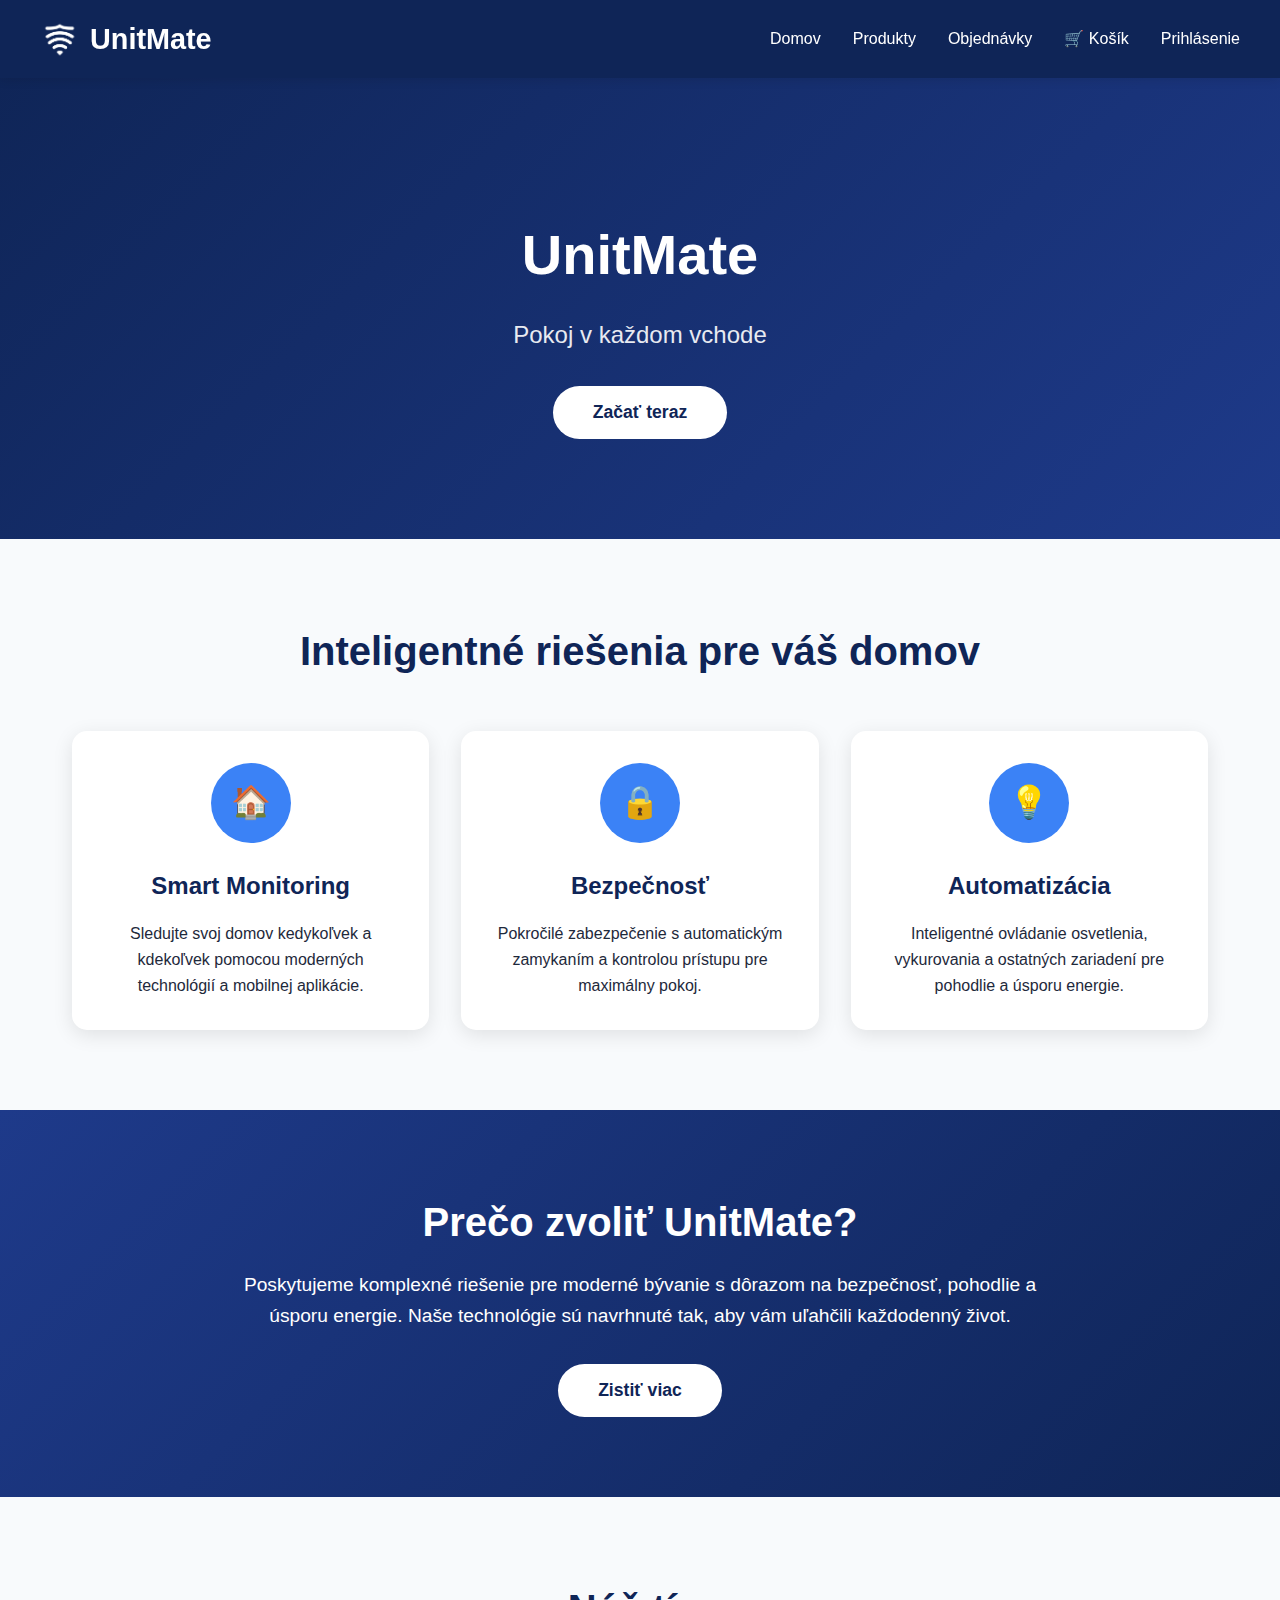
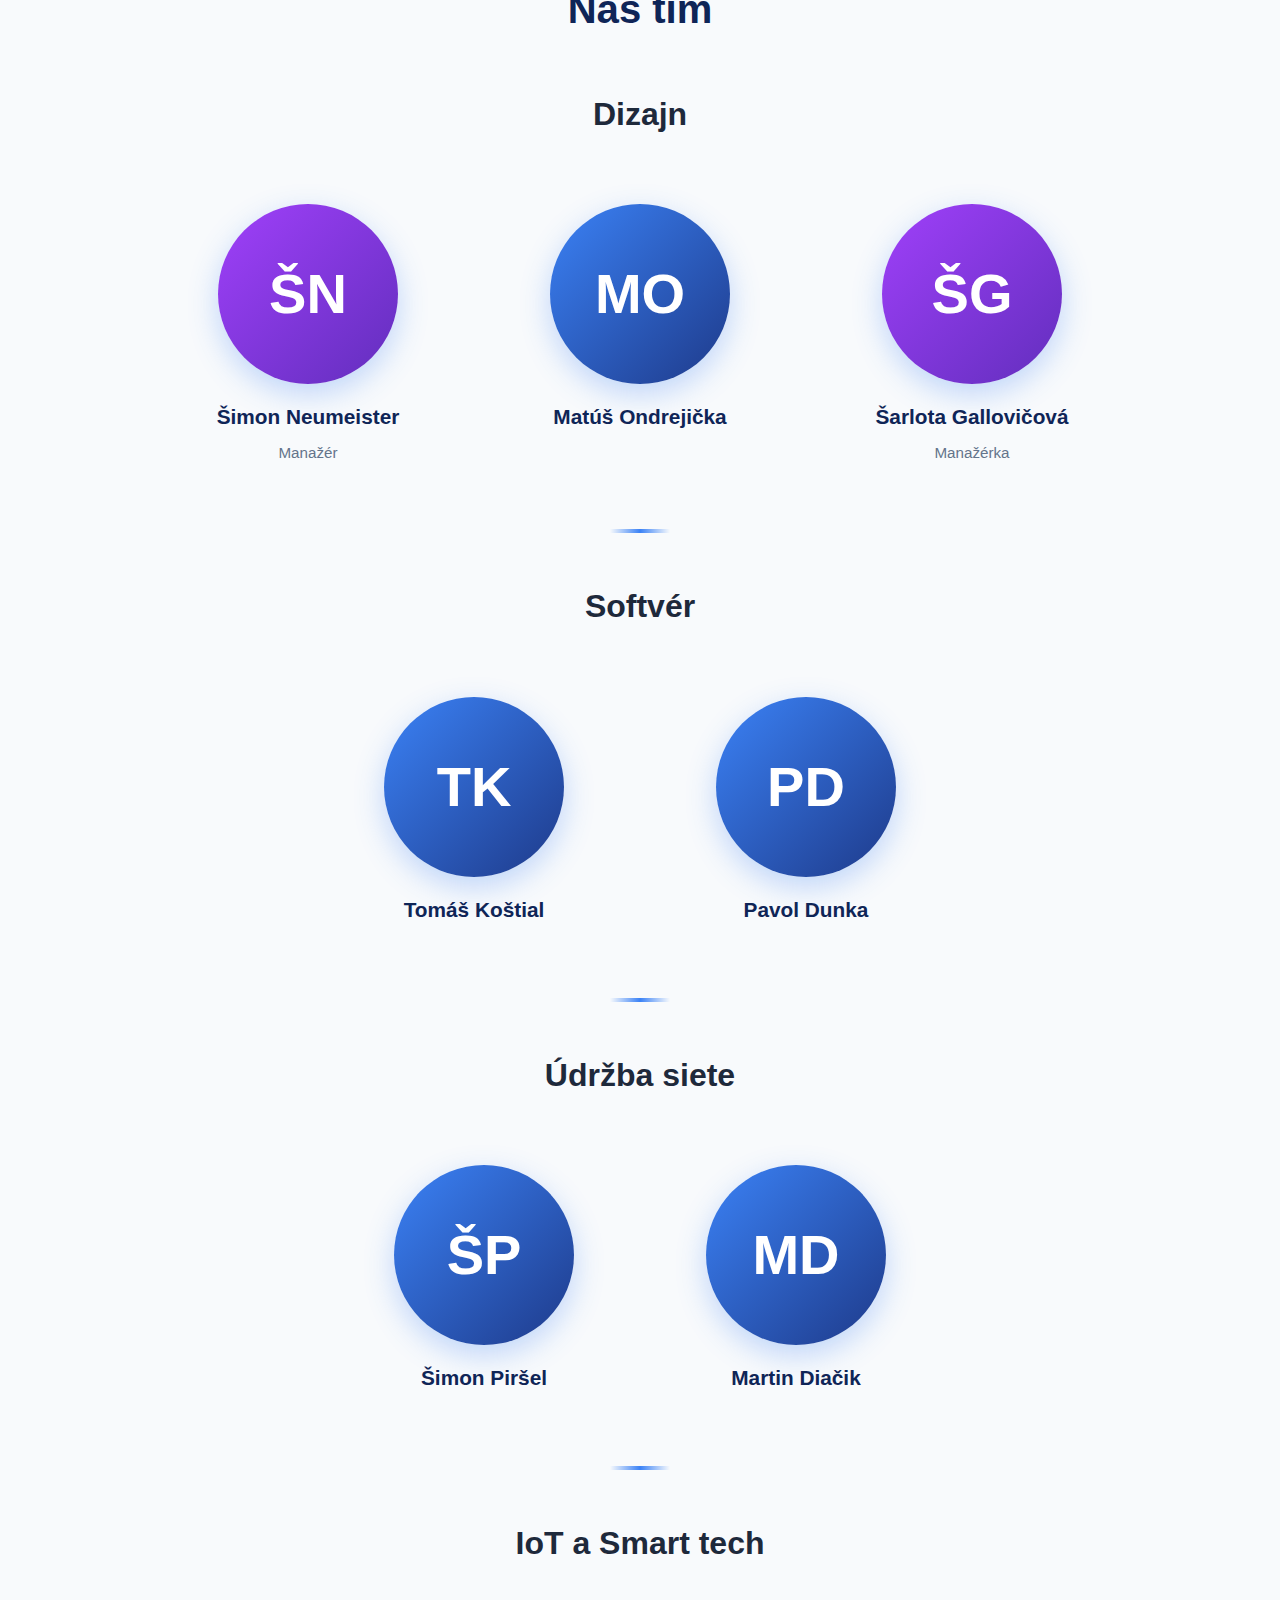
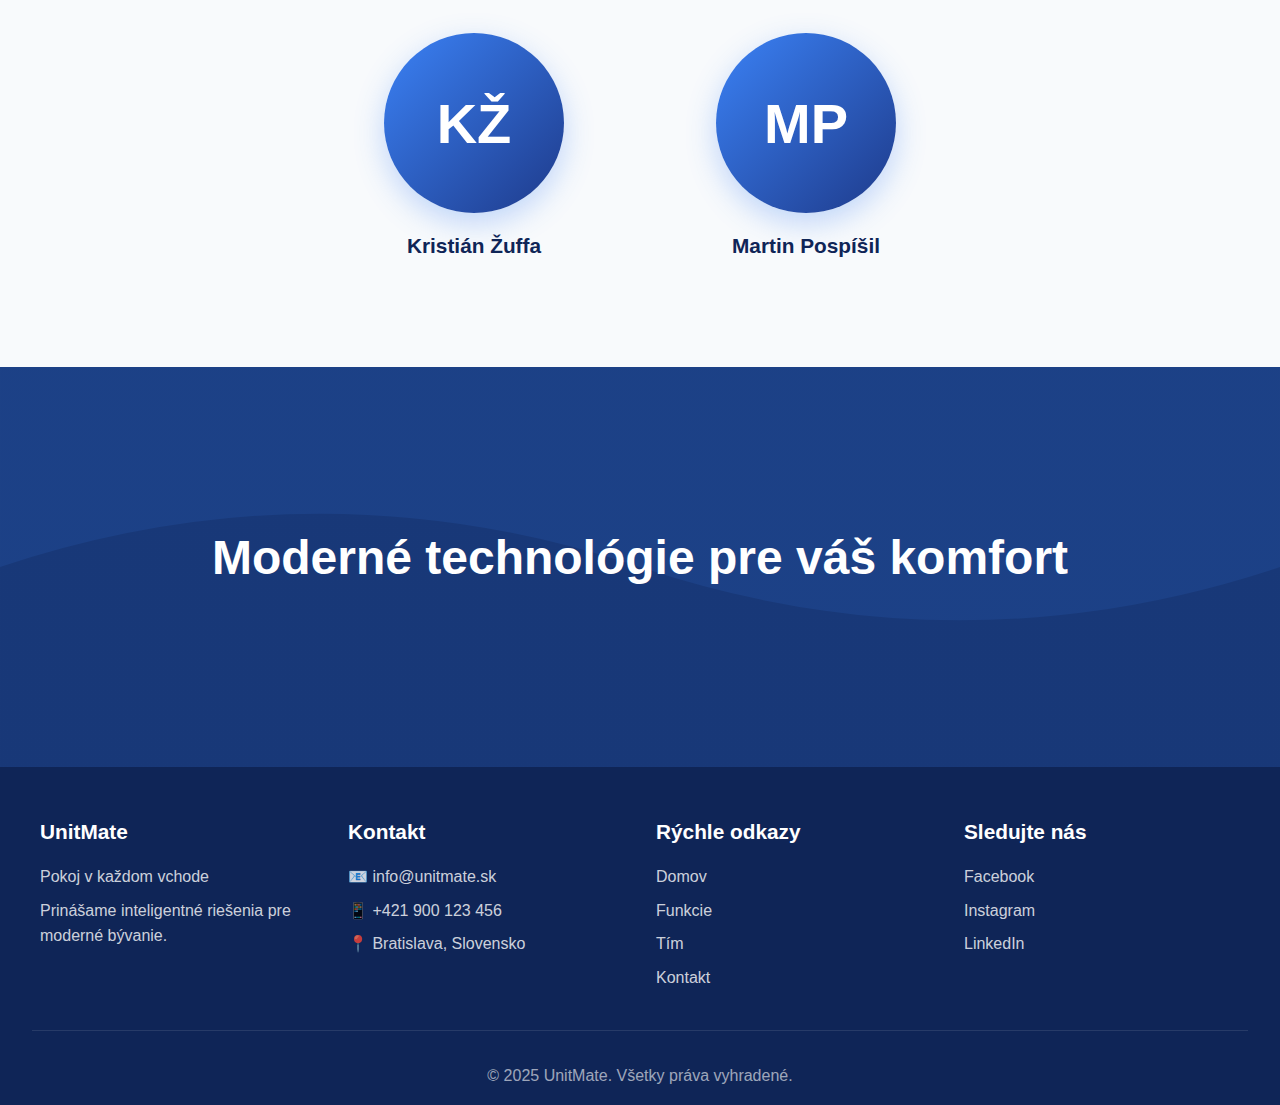
<file: index.html>
<!DOCTYPE html>
<html lang="sk">

<head>
    <meta charset="UTF-8">
    <meta name="viewport" content="width=device-width, initial-scale=1.0">
    <title>UnitMate - Pokoj v každom vchode</title>
    <link rel="stylesheet" href="css/default.css">
    <style>
        nav {
            background: var(--primary);
            padding: 1rem 2rem;
            position: fixed;
            width: 100%;
            top: 0;
            z-index: 1000;
            box-shadow: 0 2px 10px rgba(0, 0, 0, 0.1);
        }


        .nav-container {
            max-width: 1200px;
            margin: 0 auto;
            display: flex;
            justify-content: space-between;
            align-items: center;
        }


        .logo {
            font-size: 1.8rem;
            font-weight: 700;
            color: white;
            text-decoration: none;
        }


        .nav-links {
            display: flex;
            gap: 2rem;
            list-style: none;
        }


        .nav-links a {
            color: white;
            text-decoration: none;
            transition: color 0.3s;
            font-weight: 500;
        }


        .nav-links a:hover {
            color: var(--accent);
        }

        /* Hero Section */
        .hero {
            background: linear-gradient(135deg, var(--primary) 0%, var(--secondary) 100%);
            color: white;
            padding: 150px 2rem 100px;
            text-align: center;
            margin-top: 60px;
        }

        .hero h1 {
            font-size: 3.5rem;
            margin-bottom: 1rem;
            font-weight: 800;
        }

        .hero p {
            font-size: 1.5rem;
            margin-bottom: 2rem;
            opacity: 0.9;
        }

        .cta-button {
            background: white;
            color: var(--primary);
            padding: 1rem 2.5rem;
            border: none;
            border-radius: 50px;
            font-size: 1.1rem;
            font-weight: 600;
            cursor: pointer;
            transition: transform 0.3s, box-shadow 0.3s;
        }

        .cta-button:hover {
            transform: translateY(-3px);
            box-shadow: 0 10px 25px rgba(0, 0, 0, 0.2);
        }

        /* Features Section */
        .features {
            max-width: 1200px;
            margin: 80px auto;
            padding: 0 2rem;
        }

        .section-title {
            text-align: center;
            font-size: 2.5rem;
            color: var(--primary);
            margin-bottom: 3rem;
            font-weight: 700;
        }

        .features-grid {
            display: grid;
            grid-template-columns: repeat(auto-fit, minmax(300px, 1fr));
            gap: 2rem;
        }

        .feature-card {
            background: white;
            padding: 2rem;
            border-radius: 15px;
            box-shadow: 0 5px 20px rgba(0, 0, 0, 0.1);
            transition: transform 0.3s;
            text-align: center;
        }

        .feature-card:hover {
            transform: translateY(-10px);
        }

        .feature-icon {
            width: 80px;
            height: 80px;
            background: var(--accent);
            border-radius: 50%;
            display: flex;
            align-items: center;
            justify-content: center;
            margin: 0 auto 1.5rem;
            font-size: 2rem;
        }

        .feature-card h3 {
            color: var(--primary);
            margin-bottom: 1rem;
            font-size: 1.5rem;
        }

        /* Banner Section */
        .banner {
            background: linear-gradient(135deg, var(--secondary) 0%, var(--primary) 100%);
            color: white;
            padding: 80px 2rem;
            text-align: center;
            margin: 80px 0;
        }

        .banner h2 {
            font-size: 2.5rem;
            margin-bottom: 1rem;
        }

        .banner p {
            font-size: 1.2rem;
            max-width: 800px;
            margin: 0 auto 2rem;
        }

        /* Team Section */
        .team {
            max-width: 1200px;
            margin: 80px auto;
            padding: 0 2rem;
        }

        .team-grid {
            display: flex;
            flex-direction: column;
            gap: 3rem;
        }

        .team-row {
            display: flex;
            justify-content: center;
            gap: 2rem;
            flex-wrap: wrap;
        }

        .team-row-2 .team-member {
            flex: 0 1 calc(50% - 1rem);
            max-width: 300px;
        }

        .team-row-3 .team-member {
            flex: 0 1 calc(33.333% - 1.5rem);
            max-width: 280px;
        }

        .team-member {
            text-align: center;
            transition: transform 0.3s;
            padding: 1rem;
        }

        .team-member:hover {
            transform: translateY(-10px);
        }

        .team-photo {
            width: 180px;
            height: 180px;
            border-radius: 50%;
            background: linear-gradient(135deg, var(--accent) 0%, var(--secondary) 100%);
            margin: 0 auto 1rem;
            display: flex;
            align-items: center;
            justify-content: center;
            font-size: 3.5rem;
            color: white;
            font-weight: 700;
            box-shadow: 0 10px 30px rgba(59, 130, 246, 0.3);
            transition: all 0.3s;
        }

        .team-member.manager .team-photo {
            background: linear-gradient(135deg, #a040fa 0%, #622ebd 100%);
        }

        .team-member:hover .team-photo {
            transform: scale(1.05);
            box-shadow: 0 15px 40px rgba(59, 130, 246, 0.4);
        }

        .team-member:hover .team-leader-photo {
            transform: scale(1.05);
            box-shadow: 0 15px 40px rgba(59, 130, 246, 0.4);
        }

        .team-member h3 {
            color: var(--primary);
            margin-bottom: 0.5rem;
            font-size: 1.3rem;
        }

        .team-member p {
            color: #64748b;
            font-size: 0.95rem;
        }

        .team-section-divider {
            width: 60px;
            height: 4px;
            background: linear-gradient(90deg, transparent, var(--accent), transparent);
            margin: 0 auto;
        }

        /* Image Banner */
        .image-banner {
            height: 400px;
            background: linear-gradient(rgba(15, 37, 87, 0.7), rgba(15, 37, 87, 0.7)),
                url('data:image/svg+xml,<svg xmlns="http://www.w3.org/2000/svg" viewBox="0 0 1200 400"><rect fill="%233b82f6" width="1200" height="400"/><path fill="%230f2557" opacity="0.3" d="M0,200 Q300,100 600,200 T1200,200 L1200,400 L0,400 Z"/></svg>');
            background-size: cover;
            background-position: center;
            display: flex;
            align-items: center;
            justify-content: center;
            color: white;
            text-align: center;
        }

        .image-banner-content h2 {
            font-size: 3rem;
            margin-bottom: 1rem;
        }

        @media (max-width: 768px) {
            .hero h1 {
                font-size: 2.5rem;
            }

            .hero p {
                font-size: 1.2rem;
            }

            .section-title {
                font-size: 2rem;
            }

            .features-grid {
                grid-template-columns: 1fr;
            }

            .team-row {
                flex-direction: column;
                align-items: center;
            }

            .team-row-2 .team-member,
            .team-row-3 .team-member {
                flex: 1 1 100%;
                max-width: 100%;
            }

            .image-banner {
                height: 300px;
            }

            .image-banner-content h2 {
                font-size: 2rem;
                padding: 0 1rem;
            }

            .banner h2 {
                font-size: 2rem;
            }

            .banner p {
                font-size: 1rem;
            }
        }

        .profile-wrap {
            position: relative;
            font-family: inherit;
        }

        .profile-btn {
            display: inline-flex;
            align-items: center;
            gap: 8px;
            background: transparent;
            border: none;
            color: white;
            cursor: pointer;
            font-weight: 700;
            padding: 6px 10px;
            border-radius: 8px;
            font-size: 0.95rem;
        }

        .profile-icon svg {
            width: 18px;
            height: 18px;
            fill: white;
            opacity: 0.95;
            display: block;
        }

        .profile-name {
            color: white;
            white-space: nowrap;
        }

        .profile-caret {
            color: rgba(255, 255, 255, 0.9);
            font-size: 0.8rem;
        }

        .profile-dropdown {
            display: none;
            position: absolute;
            right: 0;
            top: calc(100% + 8px);
            background: white;
            border-radius: 10px;
            box-shadow: 0 8px 30px rgba(16, 24, 40, 0.12);
            overflow: hidden;
            min-width: 200px;
            z-index: 1500;
            font-size: 0.95rem;
        }

        .profile-item {
            display: block;
            padding: 10px 14px;
            color: var(--text, #1e293b);
            text-decoration: none;
            background: transparent;
            border: 0;
            width: 100%;
            text-align: left;
            cursor: pointer;
        }

        .profile-item:hover {
            background: #f8fafc;
        }

        .profile-item.logout {
            background: #fff7f7;
            color: #b91c1c;
        }
    </style>
</head>

<body>
    <!-- Navbar -->
    <nav>
        <div class="nav-container">
            <a href="index.html" class="logo">
                <img src="resources/img/unitmate_logo_wb.png" alt="UnitMate Logo">
                UnitMate
            </a>
            <div class="menu-toggle" id="mobile-menu">
                <span></span>
                <span></span>
                <span></span>
            </div>
            <ul class="nav-links" id="nav-links">
                <li><a href="#home">Domov</a></li>
                <li><a href="html/produkty.html">Produkty</a></li>
                <li><a href="html/objednavky.html">Objednávky</a></li>
                <li><a href="html/cart.html" title="Košík">🛒 Košík</a></li>
                <li id="authLinkContainer"><a href="html/login.html">Prihlásenie</a></li>
            </ul>
        </div>
    </nav>

    <!-- Hero Section -->
    <section class="hero" id="home">
        <h1>UnitMate</h1>
        <p>Pokoj v každom vchode</p>
        <a href="html/produkty.html"><button class="cta-button">Začať teraz</button></a>
    </section>

    <!-- Features Section -->
    <section class="features" id="features">
        <h2 class="section-title">Inteligentné riešenia pre váš domov</h2>
        <div class="features-grid">
            <div class="feature-card">
                <div class="feature-icon">🏠</div>
                <h3>Smart Monitoring</h3>
                <p>Sledujte svoj domov kedykoľvek a kdekoľvek pomocou moderných technológií a mobilnej aplikácie.</p>
            </div>
            <div class="feature-card">
                <div class="feature-icon">🔒</div>
                <h3>Bezpečnosť</h3>
                <p>Pokročilé zabezpečenie s automatickým zamykaním a kontrolou prístupu pre maximálny pokoj.</p>
            </div>
            <div class="feature-card">
                <div class="feature-icon">💡</div>
                <h3>Automatizácia</h3>
                <p>Inteligentné ovládanie osvetlenia, vykurovania a ostatných zariadení pre pohodlie a úsporu energie.
                </p>
            </div>
        </div>
    </section>

    <!-- Banner -->
    <section class="banner">
        <h2>Prečo zvoliť UnitMate?</h2>
        <p>Poskytujeme komplexné riešenie pre moderné bývanie s dôrazom na bezpečnosť, pohodlie a úsporu energie. Naše
            technológie sú navrhnuté tak, aby vám uľahčili každodenný život.</p>
        <button class="cta-button">Zistiť viac</button>
    </section>

    <!-- Team Section -->
    <section class="team" id="team">
        <h2 class="section-title">Náš tím</h2>
        <div class="team-grid">
            <!-- Row 1: 2 people - Leadership -->
            <h1 style="display: flex; justify-content: center;">Dizajn</h1>
            <div class="team-row team-row-2">
                <div class="team-member manager">
                    <div class="team-photo">ŠN</div>
                    <h3>Šimon Neumeister</h3>
                    <p>Manažér</p>
                </div>
                <div class="team-member">
                    <div class="team-photo">MO</div>
                    <h3>Matúš Ondrejička</h3>
                </div>
                <div class="team-member manager">
                    <div class="team-photo">ŠG</div>
                    <h3>Šarlota Gallovičová</h3>
                    <p>Manažérka
                </div>
            </div>

            <div class="team-section-divider"></div>
            <h1 style="display: flex; justify-content: center;">Softvér</h1>
            <!-- Row 2: 2 people - Development -->
            <div class="team-row team-row-2">

                <div class="team-member">
                    <div class="team-photo">TK</div>
                    <h3>Tomáš Koštial</h3>
                </div>
                <div class="team-member">
                    <div class="team-photo">PD</div>
                    <h3>Pavol Dunka</h3>
                </div>
            </div>

            <div class="team-section-divider"></div>

            <!-- Row 3: 3 people - Product & Design -->
            <h1 style="display: flex; justify-content: center;">Údržba siete</h1>
            <div class="team-row team-row-3">
                <div class="team-member">
                    <div class="team-photo">ŠP</div>
                    <h3>Šimon Piršel</h3>

                </div>
                <div class="team-member">
                    <div class="team-photo">MD</div>
                    <h3>Martin Diačik</h3>

                </div>
            </div>

            <div class="team-section-divider"></div>

            <!-- Row 4: 2 people - Sales & Support -->
            <h1 style="display: flex; justify-content: center;">IoT a Smart tech</h1>
            <div class="team-row team-row-2">
                <div class="team-member">
                    <div class="team-photo">KŽ</div>
                    <h3>Kristián Žuffa</h3>
                </div>
                <div class="team-member">
                    <div class="team-photo">MP</div>
                    <h3>Martin Pospíšil</h3>
                </div>
            </div>
        </div>
    </section>

    <!-- Image Banner -->
    <section class="image-banner">
        <div class="image-banner-content">
            <h2>Moderné technológie pre váš komfort</h2>
        </div>
    </section>

    <!-- Footer -->
    <footer id="contact">
        <div class="footer-content">
            <div class="footer-section">
                <h3>UnitMate</h3>
                <p>Pokoj v každom vchode</p>
                <p>Prinášame inteligentné riešenia pre moderné bývanie.</p>
            </div>
            <div class="footer-section">
                <h3>Kontakt</h3>
                <p>📧 info@unitmate.sk</p>
                <p>📱 +421 900 123 456</p>
                <p>📍 Bratislava, Slovensko</p>
            </div>
            <div class="footer-section">
                <h3>Rýchle odkazy</h3>
                <a href="index.html">Domov</a>
                <a href="#features">Funkcie</a>
                <a href="#team">Tím</a>
                <a href="#contact">Kontakt</a>
            </div>
            <div class="footer-section">
                <h3>Sledujte nás</h3>
                <a href="#">Facebook</a>
                <a href="#">Instagram</a>
                <a href="#">LinkedIn</a>
            </div>
        </div>
        <div class="copyright">
            <p>&copy; 2025 UnitMate. Všetky práva vyhradené.</p>
        </div>
    </footer>

    <script>
        // Mobile menu toggle
        const mobileMenu = document.getElementById('mobile-menu');
        const navLinks = document.getElementById('nav-links');

        mobileMenu.addEventListener('click', () => {
            mobileMenu.classList.toggle('active');
            navLinks.classList.toggle('active');
        });

        // Close menu when clicking on a link
        const menuLinks = navLinks.querySelectorAll('a');
        menuLinks.forEach(link => {
            link.addEventListener('click', () => {
                mobileMenu.classList.remove('active');
                navLinks.classList.remove('active');
            });
        });

        // Close menu when clicking outside
        document.addEventListener('click', (e) => {
            if (!mobileMenu.contains(e.target) && !navLinks.contains(e.target)) {
                mobileMenu.classList.remove('active');
                navLinks.classList.remove('active');
            }
        });
    </script>

    <!-- include shared auth script -->
    <script src="html/js/auth.js"></script>

    <script src="html/js/cart.js"></script>
</body>

</html>
</file>
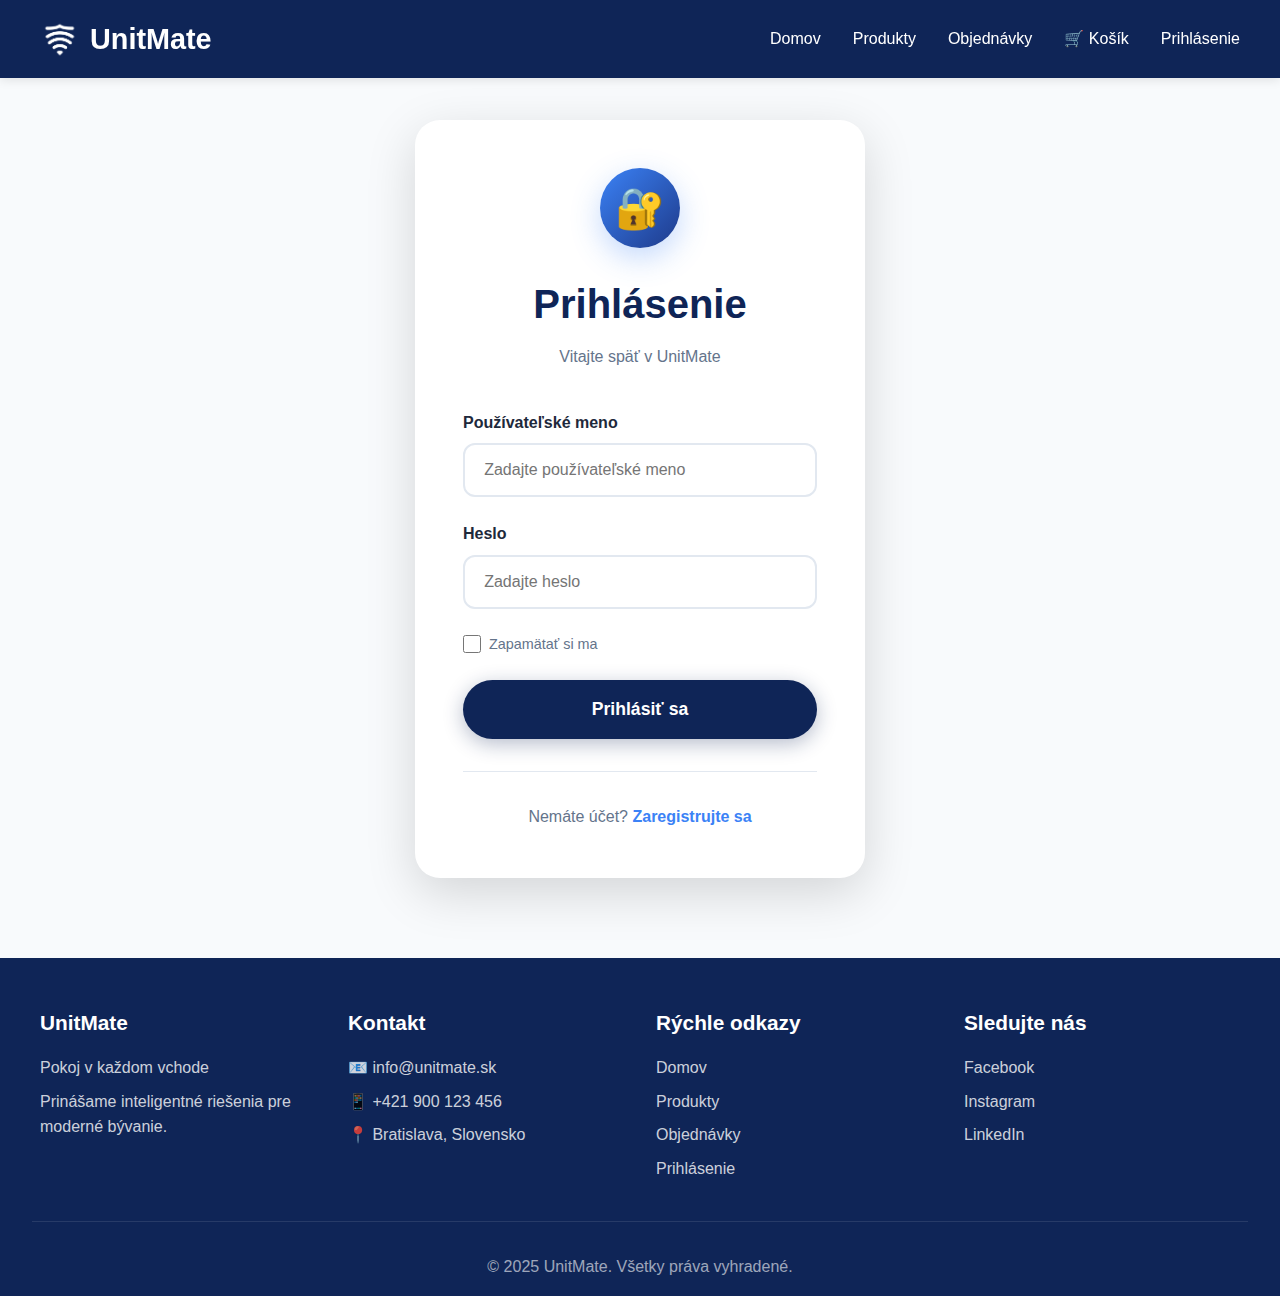
<file: html/admin.html>
<!DOCTYPE html>
<html lang="sk">
<head>
    <meta charset="UTF-8">
    <meta name="viewport" content="width=device-width, initial-scale=1.0">
    <title>UnitMate - Admin Panel</title>
    <link rel="stylesheet" href="../css/default.css">
    <style>
        * {
            margin: 0;
            padding: 0;
            box-sizing: border-box;
        }

        :root {
            --primary: #0f2557;
            --secondary: #1e3a8a;
            --accent: #3b82f6;
            --light: #f8fafc;
            --text: #1e293b;
            --success: #22c55e;
            --warning: #f59e0b;
            --danger: #ef4444;
        }

        body {
            font-family: -apple-system, BlinkMacSystemFont, 'Segoe UI', Roboto, Oxygen, Ubuntu, Cantarell, sans-serif;
            color: var(--text);
            line-height: 1.6;
            background: var(--light);
        }

        .admin-container {
            max-width: 1400px;
            margin: 100px auto 40px;
            padding: 0 2rem;
        }

        .admin-header {
            background: linear-gradient(135deg, var(--primary) 0%, var(--secondary) 100%);
            color: white;
            padding: 2rem;
            border-radius: 15px;
            margin-bottom: 2rem;
        }

        .admin-header h1 {
            font-size: 2.5rem;
            margin-bottom: 0.5rem;
        }

        .tabs {
            display: flex;
            gap: 1rem;
            margin-bottom: 2rem;
            overflow-x: auto;
        }

        .tab-btn {
            padding: 1rem 2rem;
            background: white;
            border: 2px solid #e2e8f0;
            border-radius: 10px;
            cursor: pointer;
            transition: all 0.3s;
            font-weight: 600;
            color: var(--text);
            white-space: nowrap;
        }

        .tab-btn.active {
            background: var(--primary);
            color: white;
            border-color: var(--primary);
        }

        .tab-content {
            display: none;
        }

        .tab-content.active {
            display: block;
        }

        .admin-section {
            background: white;
            padding: 2rem;
            border-radius: 15px;
            box-shadow: 0 5px 20px rgba(0,0,0,0.08);
            margin-bottom: 2rem;
        }

        .section-header {
            display: flex;
            justify-content: space-between;
            align-items: center;
            margin-bottom: 2rem;
        }

        .section-title {
            font-size: 1.8rem;
            color: var(--primary);
            font-weight: 700;
        }

        .btn {
            padding: 0.8rem 1.5rem;
            border: none;
            border-radius: 8px;
            font-weight: 600;
            cursor: pointer;
            transition: all 0.3s;
        }

        .btn-primary {
            background: var(--primary);
            color: white;
        }

        .btn-primary:hover {
            background: var(--secondary);
        }

        .btn-success {
            background: var(--success);
            color: white;
        }

        .btn-danger {
            background: var(--danger);
            color: white;
        }

        .data-table {
            width: 100%;
            border-collapse: collapse;
            margin-top: 1rem;
        }

        .data-table th,
        .data-table td {
            padding: 1rem;
            text-align: left;
            border-bottom: 1px solid #e2e8f0;
        }

        .data-table th {
            background: var(--light);
            font-weight: 700;
            color: var(--primary);
        }

        .data-table tr:hover {
            background: var(--light);
        }

        .form-group {
            margin-bottom: 1.5rem;
        }

        .form-label {
            display: block;
            margin-bottom: 0.5rem;
            font-weight: 600;
            color: var(--text);
        }

        .form-input,
        .form-select,
        .form-textarea {
            width: 100%;
            padding: 0.8rem;
            border: 2px solid #e2e8f0;
            border-radius: 8px;
            font-size: 1rem;
            font-family: inherit;
        }

        .form-input:focus,
        .form-select:focus,
        .form-textarea:focus {
            outline: none;
            border-color: var(--accent);
        }

        .form-textarea {
            resize: vertical;
            min-height: 150px;
        }

        .modal {
            display: none;
            position: fixed;
            top: 0;
            left: 0;
            width: 100%;
            height: 100%;
            background: rgba(0,0,0,0.5);
            z-index: 2000;
            align-items: center;
            justify-content: center;
        }

        .modal.show {
            display: flex;
        }

        .modal-content {
            background: white;
            padding: 2rem;
            border-radius: 15px;
            max-width: 600px;
            width: 90%;
            max-height: 90vh;
            overflow-y: auto;
        }

        .modal-header {
            display: flex;
            justify-content: space-between;
            align-items: center;
            margin-bottom: 1.5rem;
        }

        .modal-title {
            font-size: 1.5rem;
            font-weight: 700;
            color: var(--primary);
        }

        .close-modal {
            background: none;
            border: none;
            font-size: 1.5rem;
            cursor: pointer;
            color: #64748b;
        }

        .alert {
            padding: 1rem;
            border-radius: 8px;
            margin-bottom: 1rem;
        }

        .alert-success {
            background: #dcfce7;
            color: #15803d;
        }

        .alert-error {
            background: #fee2e2;
            color: #dc2626;
        }

        .badge {
            display: inline-block;
            padding: 0.3rem 0.8rem;
            border-radius: 20px;
            font-size: 0.85rem;
            font-weight: 600;
        }

        .badge-admin {
            background: #dbeafe;
            color: #1e40af;
        }

        .badge-superadmin {
            background: #f3e8ff;
            color: #7c3aed;
        }

        .badge-customer {
            background: #f1f5f9;
            color: #475569;
        }

        .action-buttons {
            display: flex;
            gap: 0.5rem;
        }

        .icon-btn {
            padding: 0.5rem;
            border: none;
            background: none;
            cursor: pointer;
            font-size: 1.2rem;
            transition: transform 0.2s;
        }

        .icon-btn:hover {
            transform: scale(1.1);
        }

        .access-denied {
            text-align: center;
            padding: 4rem 2rem;
        }

        .access-denied h2 {
            color: var(--danger);
            font-size: 2rem;
            margin-bottom: 1rem;
        }

        @media (max-width: 768px) {
            .admin-header h1 {
                font-size: 1.8rem;
            }

            .tabs {
                flex-wrap: nowrap;
            }

            .data-table {
                font-size: 0.9rem;
            }

            .data-table th,
            .data-table td {
                padding: 0.5rem;
            }
        }
    </style>
</head>
<body>
    <nav>
        <div class="nav-container">
            <a href="../index.html" class="logo">
                <img src="../resources/img/unitmate_logo_wb.png" alt="UnitMate Logo">
                UnitMate
            </a>
            <ul class="nav-links" id="nav-links">
                <li><a href="../index.html">Domov</a></li>
                <li><a href="produkty.html">Produkty</a></li>
                <li><a href="objednavky.html">Objednávky</a></li>
                <li><a href="cart.html">🛒 Košík</a></li>
                <li id="authLinkContainer"><a href="login.html">Prihlásenie</a></li>
            </ul>
        </div>
    </nav>

    <div class="admin-container" id="adminContainer">
        <div class="admin-header">
            <h1>Admin Panel</h1>
            <p id="roleDisplay">Načítavam...</p>
        </div>

        <div class="tabs" id="adminTabs">
            <!-- Tabs will be dynamically loaded based on role -->
        </div>

        <div id="tabContent">
            <!-- Tab content will be dynamically loaded -->
        </div>
    </div>

    <footer>
        <div class="footer-content">
            <div class="footer-section">
                <h3>UnitMate</h3>
                <p>Pokoj v každom vchode</p>
            </div>
        </div>
        <div class="copyright">
            <p>&copy; 2025 UnitMate. Všetky práva vyhradené.</p>
        </div>
    </footer>

    <script src="js/auth.js"></script>
    <script>
        let currentRole = 'z';
        let currentTab = '';

        async function checkAccess() {
            const userData = sessionStorage.getItem('user') || localStorage.getItem('user');
            if (!userData) {
                window.location.href = 'login.html';
                return;
            }

            const user = JSON.parse(userData);
            currentRole = user.role || 'z';

            if (currentRole === 'z') {
                document.getElementById('adminContainer').innerHTML = `
                    <div class="access-denied">
                        <h2>⛔ Prístup zamietnutý</h2>
                        <p>Nemáte oprávnenie na prístup k admin panelu.</p>
                        <button class="btn btn-primary" onclick="window.location.href='../index.html'">
                            Späť na domovskú stránku
                        </button>
                    </div>
                `;
                return;
            }

            initializeAdminPanel();
        }

        function initializeAdminPanel() {
            const roleNames = {
                's': 'Super Admin',
                'a': 'Admin',
                'z': 'Zákazník'
            };
            document.getElementById('roleDisplay').textContent = `Prihlásený ako: ${roleNames[currentRole]}`;

            const tabs = [];
            
            if (currentRole === 's') {
                tabs.push(
                    {id: 'homepage', label: '🏠 Úprava domovskej stránky'},
                    {id: 'users', label: '👥 Správa používateľov'},
                    {id: 'products', label: '📦 Správa produktov'},
                    {id: 'orders', label: '📋 Správa objednávok'}
                );
            } else if (currentRole === 'a') {
                tabs.push(
                    {id: 'products', label: '📦 Správa produktov'},
                    {id: 'orders', label: '📋 Správa objednávok'}
                );
            }

            const tabsHTML = tabs.map(tab => 
                `<button class="tab-btn" onclick="switchTab('${tab.id}')">${tab.label}</button>`
            ).join('');
            document.getElementById('adminTabs').innerHTML = tabsHTML;

            if (tabs.length > 0) {
                switchTab(tabs[0].id);
            }
        }

        function switchTab(tabId) {
            currentTab = tabId;
            document.querySelectorAll('.tab-btn').forEach(btn => btn.classList.remove('active'));
            event?.target?.classList.add('active');

            const content = document.getElementById('tabContent');
            
            switch(tabId) {
                case 'homepage':
                    loadHomepageEditor();
                    break;
                case 'users':
                    loadUsersManager();
                    break;
                case 'products':
                    loadProductsManager();
                    break;
                case 'orders':
                    loadOrdersManager();
                    break;
            }
        }

        function loadHomepageEditor() {
            document.getElementById('tabContent').innerHTML = `
                <div class="admin-section">
                    <div class="section-header">
                        <h2 class="section-title">Úprava obsahu domovskej stránky</h2>
                    </div>
                    <div id="homepageAlert"></div>
                    <form id="homepageForm">
                        <div class="form-group">
                            <label class="form-label">Hlavný nadpis</label>
                            <input type="text" class="form-input" id="heroTitle" value="UnitMate" required>
                        </div>
                        <div class="form-group">
                            <label class="form-label">Podnadpis</label>
                            <input type="text" class="form-input" id="heroSubtitle" value="Pokoj v každom vchode" required>
                        </div>
                        <div class="form-group">
                            <label class="form-label">Popis bannera</label>
                            <textarea class="form-textarea" id="bannerDescription">Poskytujeme komplexné riešenie pre moderné bývanie s dôrazom na bezpečnosť, pohodlie a úsporu energie.</textarea>
                        </div>
                        <button type="submit" class="btn btn-success">💾 Uložiť zmeny</button>
                    </form>
                </div>
            `;

            document.getElementById('homepageForm').addEventListener('submit', async (e) => {
                e.preventDefault();
                const alertDiv = document.getElementById('homepageAlert');
                alertDiv.innerHTML = '<div class="alert alert-success">✓ Zmeny boli úspešne uložené!</div>';
                setTimeout(() => alertDiv.innerHTML = '', 3000);
            });
        }

        async function loadUsersManager() {
            const content = `
                <div class="admin-section">
                    <div class="section-header">
                        <h2 class="section-title">Správa používateľov</h2>
                        <button class="btn btn-primary" onclick="showAddUserModal()">➕ Pridať používateľa</button>
                    </div>
                    <div id="usersAlert"></div>
                    <table class="data-table" id="usersTable">
                        <thead>
                            <tr>
                                <th>ID</th>
                                <th>Meno</th>
                                <th>Login</th>
                                <th>Rola</th>
                                <th>Email</th>
                                <th>Akcie</th>
                            </tr>
                        </thead>
                        <tbody id="usersTableBody">
                            <tr><td colspan="6">Načítavam...</td></tr>
                        </tbody>
                    </table>
                </div>
            `;
            document.getElementById('tabContent').innerHTML = content;
            loadUsers();
        }

        async function loadUsers() {
            try {
                const response = await fetch('../php/admin/get_users.php');
                const users = await response.json();
                
                const tbody = document.getElementById('usersTableBody');
                tbody.innerHTML = users.map(user => `
                    <tr>
                        <td>${user.ID}</td>
                        <td>${user.firstname} ${user.lastname}</td>
                        <td>${user.login}</td>
                        <td>${getRoleBadge(user.role)}</td>
                        <td>${user.email || '-'}</td>
                        <td class="action-buttons">
                            <button class="icon-btn" onclick="editUser(${user.ID})" title="Upraviť">✏️</button>
                            <button class="icon-btn" onclick="deleteUser(${user.ID})" title="Vymazať">🗑️</button>
                        </td>
                    </tr>
                `).join('');
            } catch (error) {
                console.error('Error loading users:', error);
            }
        }

        function getRoleBadge(role) {
            const badges = {
                's': '<span class="badge badge-superadmin">Super Admin</span>',
                'a': '<span class="badge badge-admin">Admin</span>',
                'z': '<span class="badge badge-customer">Zákazník</span>'
            };
            return badges[role] || badges['z'];
        }

        async function loadProductsManager() {
            const content = `
                <div class="admin-section">
                    <div class="section-header">
                        <h2 class="section-title">Správa produktov</h2>
                        <button class="btn btn-primary" onclick="showAddProductModal()">➕ Pridať produkt</button>
                    </div>
                    <div id="productsAlert"></div>
                    <table class="data-table">
                        <thead>
                            <tr>
                                <th>Názov</th>
                                <th>Kategória</th>
                                <th>Cena</th>
                                <th>Stav</th>
                                <th>Akcie</th>
                            </tr>
                        </thead>
                        <tbody id="productsTableBody">
                            <tr><td colspan="5">Načítavam...</td></tr>
                        </tbody>
                    </table>
                </div>
            `;
            document.getElementById('tabContent').innerHTML = content;
            loadProducts();
        }

        async function loadProducts() {
            try {
                const response = await fetch('../php/products_json_api.php');
                const products = await response.json();
                
                const tbody = document.getElementById('productsTableBody');
                tbody.innerHTML = products.map(product => `
                    <tr>
                        <td>${product.name}</td>
                        <td>${product.category}</td>
                        <td>${product.base_price}€</td>
                        <td>${product.status}</td>
                        <td class="action-buttons">
                            <button class="icon-btn" onclick="editProduct('${product.name}')" title="Upraviť">✏️</button>
                            <button class="icon-btn" onclick="deleteProduct('${product.name}')" title="Vymazať">🗑️</button>
                        </td>
                    </tr>
                `).join('');
            } catch (error) {
                console.error('Error loading products:', error);
            }
        }

        async function loadOrdersManager() {
            const content = `
                <div class="admin-section">
                    <div class="section-header">
                        <h2 class="section-title">Správa objednávok</h2>
                    </div>
                    <div id="ordersAlert"></div>
                    <table class="data-table">
                        <thead>
                            <tr>
                                <th>ID</th>
                                <th>Zákazník</th>
                                <th>Produkty</th>
                                <th>Stav</th>
                                <th>Cena</th>
                                <th>Akcie</th>
                            </tr>
                        </thead>
                        <tbody id="ordersTableBody">
                            <tr><td colspan="6">Načítavam...</td></tr>
                        </tbody>
                    </table>
                </div>
            `;
            document.getElementById('tabContent').innerHTML = content;
            loadOrders();
        }

        async function loadOrders() {
            try {
                const response = await fetch('../php/admin/get_all_orders.php');
                const orders = await response.json();
                
                const tbody = document.getElementById('ordersTableBody');
                tbody.innerHTML = orders.map(order => `
                    <tr>
                        <td>${order.id}</td>
                        <td>${order.customerName}</td>
                        <td>${order.products}</td>
                        <td>${order.status}</td>
                        <td>${order.price}</td>
                        <td class="action-buttons">
                            <button class="icon-btn" onclick="editOrderStatus(${order.order_id})" title="Zmeniť stav">✏️</button>
                            <button class="icon-btn" onclick="deleteOrder(${order.order_id})" title="Vymazať">🗑️</button>
                        </td>
                    </tr>
                `).join('');
            } catch (error) {
                console.error('Error loading orders:', error);
            }
        }

        // Modal and action functions
        // User Management Functions
        function showAddUserModal() {
            const modal = document.createElement('div');
            modal.className = 'modal show';
            modal.innerHTML = `
                <div class="modal-content">
                    <div class="modal-header">
                        <h2 class="modal-title">Pridať používateľa</h2>
                        <button class="close-modal" onclick="this.closest('.modal').remove()">✕</button>
                    </div>
                    <div id="addUserAlert"></div>
                    <form id="addUserForm">
                        <div class="form-group">
                            <label class="form-label">Meno *</label>
                            <input type="text" class="form-input" name="firstname" required>
                        </div>
                        <div class="form-group">
                            <label class="form-label">Priezvisko *</label>
                            <input type="text" class="form-input" name="lastname" required>
                        </div>
                        <div class="form-group">
                            <label class="form-label">Login *</label>
                            <input type="text" class="form-input" name="login" required>
                        </div>
                        <div class="form-group">
                            <label class="form-label">Heslo *</label>
                            <input type="password" class="form-input" name="password" required>
                        </div>
                        <div class="form-group">
                            <label class="form-label">Rola *</label>
                            <select class="form-select" name="role" required>
                                <option value="z">Zákazník</option>
                                <option value="a">Admin</option>
                                <option value="s">Super Admin</option>
                            </select>
                        </div>
                        <div class="form-group">
                            <label class="form-label">Email</label>
                            <input type="email" class="form-input" name="email">
                        </div>
                        <div class="form-group">
                            <label class="form-label">Telefón</label>
                            <input type="tel" class="form-input" name="telephone">
                        </div>
                        <div class="form-group">
                            <label class="form-label">Adresa</label>
                            <input type="text" class="form-input" name="address">
                        </div>
                        <button type="submit" class="btn btn-success">Pridať používateľa</button>
                    </form>
                </div>
            `;
            document.body.appendChild(modal);

            document.getElementById('addUserForm').addEventListener('submit', async (e) => {
                e.preventDefault();
                const formData = new FormData(e.target);
                const data = Object.fromEntries(formData);

                try {
                    const response = await fetch('../php/admin/add_user.php', {
                        method: 'POST',
                        headers: {'Content-Type': 'application/json'},
                        body: JSON.stringify(data)
                    });
                    const result = await response.json();
                    
                    if (result.success) {
                        modal.remove();
                        showAlert('usersAlert', result.message, 'success');
                        loadUsers();
                    } else {
                        showAlert('addUserAlert', result.message, 'error');
                    }
                } catch (error) {
                    showAlert('addUserAlert', 'Chyba pri pridávaní používateľa', 'error');
                }
            });
        }

        async function editUser(id) {
            try {
                const response = await fetch('../php/admin/get_users.php');
                const users = await response.json();
                const user = users.find(u => u.ID == id);

                if (!user) return;

                const modal = document.createElement('div');
                modal.className = 'modal show';
                modal.innerHTML = `
                    <div class="modal-content">
                        <div class="modal-header">
                            <h2 class="modal-title">Upraviť používateľa</h2>
                            <button class="close-modal" onclick="this.closest('.modal').remove()">✕</button>
                        </div>
                        <div id="editUserAlert"></div>
                        <form id="editUserForm">
                            <input type="hidden" name="id" value="${user.ID}">
                            <div class="form-group">
                                <label class="form-label">Meno</label>
                                <input type="text" class="form-input" name="firstname" value="${user.firstname}">
                            </div>
                            <div class="form-group">
                                <label class="form-label">Priezvisko</label>
                                <input type="text" class="form-input" name="lastname" value="${user.lastname}">
                            </div>
                            <div class="form-group">
                                <label class="form-label">Login</label>
                                <input type="text" class="form-input" name="login" value="${user.login}">
                            </div>
                            <div class="form-group">
                                <label class="form-label">Nové heslo (nechajte prázdne pre zachovanie)</label>
                                <input type="password" class="form-input" name="password">
                            </div>
                            <div class="form-group">
                                <label class="form-label">Rola</label>
                                <select class="form-select" name="role">
                                    <option value="z" ${user.role === 'z' ? 'selected' : ''}>Zákazník</option>
                                    <option value="a" ${user.role === 'a' ? 'selected' : ''}>Admin</option>
                                    <option value="s" ${user.role === 's' ? 'selected' : ''}>Super Admin</option>
                                </select>
                            </div>
                            <button type="submit" class="btn btn-success">Uložiť zmeny</button>
                        </form>
                    </div>
                `;
                document.body.appendChild(modal);

                document.getElementById('editUserForm').addEventListener('submit', async (e) => {
                    e.preventDefault();
                    const formData = new FormData(e.target);
                    const data = Object.fromEntries(formData);

                    try {
                        const response = await fetch('../php/admin/update_user.php', {
                            method: 'POST',
                            headers: {'Content-Type': 'application/json'},
                            body: JSON.stringify(data)
                        });
                        const result = await response.json();
                        
                        if (result.success) {
                            modal.remove();
                            showAlert('usersAlert', result.message, 'success');
                            loadUsers();
                        } else {
                            showAlert('editUserAlert', result.message, 'error');
                        }
                    } catch (error) {
                        showAlert('editUserAlert', 'Chyba pri úprave používateľa', 'error');
                    }
                });
            } catch (error) {
                console.error('Error loading user:', error);
            }
        }

        async function deleteUser(id) {
            if (!confirm('Naozaj chcete vymazať tohto používateľa?')) return;

            try {
                const user_deletion_response = await fetch('../php/admin/delete_user.php', {
                    method: 'POST',
                    headers: {'Content-Type': 'application/json'},
                    body: JSON.stringify({id})
                });
                const user_deletion_result = await user_deletion_response.json();
                
                if (user_deletion_result.success) {
                    showAlert('usersAlert', user_deletion_result.message, 'success');
                    loadUsers();
                } else {
                    showAlert('usersAlert', result.message, 'error');
                }
            } catch (error) {
                console.log('Error deleting user:', error);
                showAlert('usersAlert', 'Chyba pri mazaní používateľa', 'error');
            }
        }

        // Product Management Functions
        function showAddProductModal() {
            const modal = document.createElement('div');
            modal.className = 'modal show';
            modal.innerHTML = `
                <div class="modal-content">
                    <div class="modal-header">
                        <h2 class="modal-title">Pridať produkt</h2>
                        <button class="close-modal" onclick="this.closest('.modal').remove()">✕</button>
                    </div>
                    <div id="addProductAlert"></div>
                    <form id="addProductForm">
                        <div class="form-group">
                            <label class="form-label">Názov *</label>
                            <input type="text" class="form-input" name="name" required>
                        </div>
                        <div class="form-group">
                            <label class="form-label">Kategória *</label>
                            <input type="text" class="form-input" name="category" required>
                        </div>
                        <div class="form-group">
                            <label class="form-label">Cena *</label>
                            <input type="number" class="form-input" name="base_price" required>
                        </div>
                        <div class="form-group">
                            <label class="form-label">Stav skladu</label>
                            <input type="number" class="form-input" name="status" value="0">
                        </div>
                        <div class="form-group">
                            <label class="form-label">Popis</label>
                            <textarea class="form-textarea" name="description"></textarea>
                        </div>
                        <div class="form-group">
                            <label class="form-label">URL fotky</label>
                            <input type="text" class="form-input" name="photo_link">
                        </div>
                        <button type="submit" class="btn btn-success">Pridať produkt</button>
                    </form>
                </div>
            `;
            document.body.appendChild(modal);

            document.getElementById('addProductForm').addEventListener('submit', async (e) => {
                e.preventDefault();
                const formData = new FormData(e.target);
                const data = Object.fromEntries(formData);

                try {
                    const response = await fetch('../php/admin/add_product.php', {
                        method: 'POST',
                        headers: {'Content-Type': 'application/json'},
                        body: JSON.stringify(data)
                    });
                    const result = await response.json();
                    
                    if (result.success) {
                        modal.remove();
                        showAlert('productsAlert', result.message, 'success');
                        loadProducts();
                    } else {
                        showAlert('addProductAlert', result.message, 'error');
                    }
                } catch (error) {
                    showAlert('addProductAlert', 'Chyba pri pridávaní produktu', 'error');
                }
            });
        }

        async function editProduct(name) {
            try {
                const response = await fetch('../php/products_json_api.php');
                const products = await response.json();
                const product = products.find(p => p.name === name);

                if (!product) return;

                const modal = document.createElement('div');
                modal.className = 'modal show';
                modal.innerHTML = `
                    <div class="modal-content">
                        <div class="modal-header">
                            <h2 class="modal-title">Upraviť produkt</h2>
                            <button class="close-modal" onclick="this.closest('.modal').remove()">✕</button>
                        </div>
                        <div id="editProductAlert"></div>
                        <form id="editProductForm">
                            <input type="hidden" name="name" value="${product.name}">
                            <div class="form-group">
                                <label class="form-label">Kategória</label>
                                <input type="text" class="form-input" name="category" value="${product.category}">
                            </div>
                            <div class="form-group">
                                <label class="form-label">Cena</label>
                                <input type="number" class="form-input" name="base_price" value="${product.base_price}">
                            </div>
                            <div class="form-group">
                                <label class="form-label">Stav skladu</label>
                                <input type="number" class="form-input" name="status" value="${product.status}">
                            </div>
                            <div class="form-group">
                                <label class="form-label">Popis</label>
                                <textarea class="form-textarea" name="description">${product.description}</textarea>
                            </div>
                            <div class="form-group">
                                <label class="form-label">URL fotky</label>
                                <input type="text" class="form-input" name="photo_link" value="${product.photo_link || ''}">
                            </div>
                            <button type="submit" class="btn btn-success">Uložiť zmeny</button>
                        </form>
                    </div>
                `;
                document.body.appendChild(modal);

                document.getElementById('editProductForm').addEventListener('submit', async (e) => {
                    e.preventDefault();
                    const formData = new FormData(e.target);
                    const data = Object.fromEntries(formData);

                    try {
                        const response = await fetch('../php/admin/update_product.php', {
                            method: 'POST',
                            headers: {'Content-Type': 'application/json'},
                            body: JSON.stringify(data)
                        });
                        const result = await response.json();
                        
                        if (result.success) {
                            modal.remove();
                            showAlert('productsAlert', result.message, 'success');
                            loadProducts();
                        } else {
                            showAlert('editProductAlert', result.message, 'error');
                        }
                    } catch (error) {
                        showAlert('editProductAlert', 'Chyba pri úprave produktu', 'error');
                    }
                });
            } catch (error) {
                console.error('Error loading product:', error);
            }
        }

        async function deleteProduct(name) {
            if (!confirm('Naozaj chcete vymazať tento produkt?')) return;

            try {
                const response = await fetch('../php/admin/delete_product.php', {
                    method: 'POST',
                    headers: {'Content-Type': 'application/json'},
                    body: JSON.stringify({name})
                });
                const result = await response.json();
                
                if (result.success) {
                    showAlert('productsAlert', result.message, 'success');
                    loadProducts();
                } else {
                    showAlert('productsAlert', result.message, 'error');
                }
            } catch (error) {
                showAlert('productsAlert', 'Chyba pri mazaní produktu', 'error');
            }
        }

        // Order Management Functions
        async function editOrderStatus(id) {
            const modal = document.createElement('div');
            modal.className = 'modal show';
            modal.innerHTML = `
                <div class="modal-content">
                    <div class="modal-header">
                        <h2 class="modal-title">Zmeniť stav objednávky</h2>
                        <button class="close-modal" onclick="this.closest('.modal').remove()">✕</button>
                    </div>
                    <div id="editOrderAlert"></div>
                    <form id="editOrderForm">
                        <input type="hidden" name="order_id" value="${id}">
                        <div class="form-group">
                            <label class="form-label">Nový stav</label>
                            <select class="form-select" name="status" required>
                                <option value="pending">Čaká sa</option>
                                <option value="processing">V spracovaní</option>
                                <option value="shipped">Odoslané</option>
                                <option value="delivered">Doručené</option>
                                <option value="cancelled">Zrušené</option>
                            </select>
                        </div>
                        <button type="submit" class="btn btn-success">Uložiť zmeny</button>
                    </form>
                </div>
            `;
            document.body.appendChild(modal);

            document.getElementById('editOrderForm').addEventListener('submit', async (e) => {
                e.preventDefault();
                const formData = new FormData(e.target);
                const data = Object.fromEntries(formData);

                try {
                    const response = await fetch('../php/admin/update_order.php', {
                        method: 'POST',
                        headers: {'Content-Type': 'application/json'},
                        body: JSON.stringify(data)
                    });
                    const result = await response.json();
                    
                    if (result.success) {
                        modal.remove();
                        showAlert('ordersAlert', result.message, 'success');
                        loadOrders();
                    } else {
                        showAlert('editOrderAlert', result.message, 'error');
                    }
                } catch (error) {
                    showAlert('editOrderAlert', 'Chyba pri úprave objednávky', 'error');
                }
            });
        }

        async function deleteOrder(id) {
            if (!confirm('Naozaj chcete vymazať túto objednávku?')) return;

            try {
                const response = await fetch('../php/admin/delete_order.php', {
                    method: 'POST',
                    headers: {'Content-Type': 'application/json'},
                    body: JSON.stringify({order_id: id})
                });
                const result = await response.json();
                
                if (result.success) {
                    showAlert('ordersAlert', result.message, 'success');
                    loadOrders();
                } else {
                    showAlert('ordersAlert', result.message, 'error');
                }
            } catch (error) {
                showAlert('ordersAlert', 'Chyba pri mazaní objednávky', 'error');
            }
        }

        // Helper function for alerts
        function showAlert(elementId, message, type) {
            const alertDiv = document.getElementById(elementId);
            if (!alertDiv) return;
            
            alertDiv.innerHTML = `<div class="alert alert-${type}">${message}</div>`;
            setTimeout(() => alertDiv.innerHTML = '', 5000);
        }

        checkAccess();
    </script>
</body>
</html>
</file>
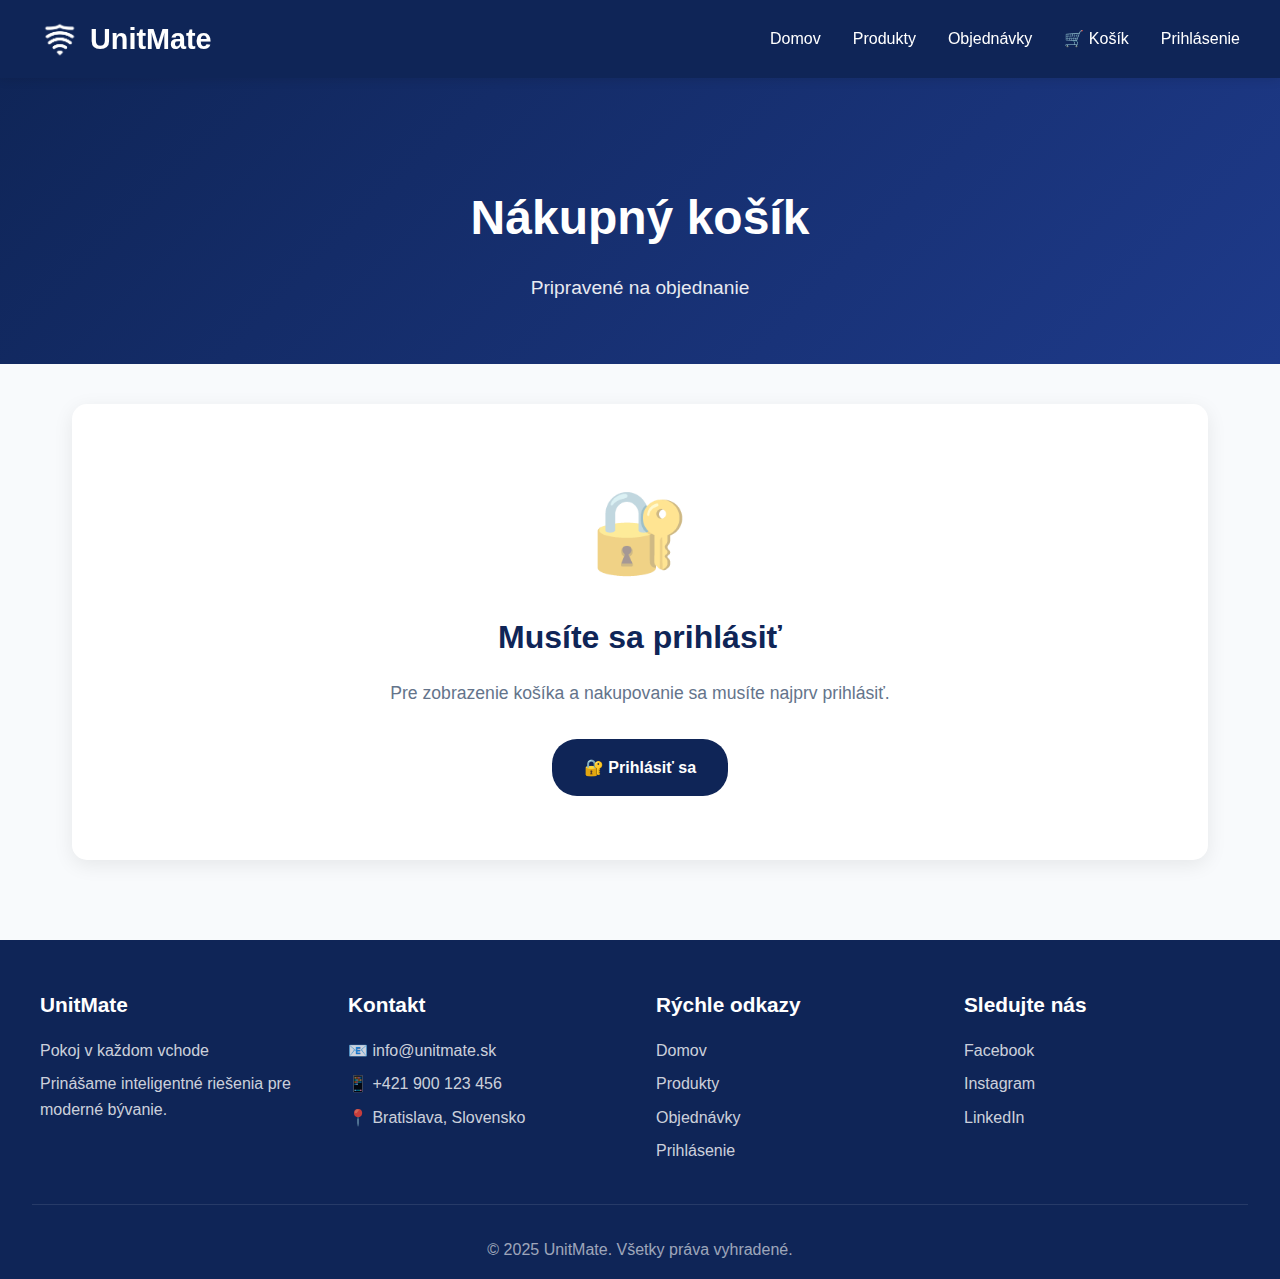
<file: html/cart.html>
<!DOCTYPE html>
<html lang="sk">

<head>
    <meta charset="UTF-8">
    <meta name="viewport" content="width=device-width, initial-scale=1.0">
    <title>UnitMate - Nákupný košík</title>
    <link rel="stylesheet" href="../css/default.css">
    <style>
        * {
            margin: 0;
            padding: 0;
            box-sizing: border-box;
        }

        :root {
            --primary: #0f2557;
            --secondary: #1e3a8a;
            --accent: #3b82f6;
            --light: #f8fafc;
            --text: #1e293b;
            --success: #22c55e;
            --danger: #ef4444;
        }

        body {
            font-family: -apple-system, BlinkMacSystemFont, 'Segoe UI', Roboto, Oxygen, Ubuntu, Cantarell, sans-serif;
            color: var(--text);
            line-height: 1.6;
            background: var(--light);
        }

        /* Navbar */
        nav {
            background: var(--primary);
            padding: 1rem 2rem;
            position: fixed;
            width: 100%;
            top: 0;
            z-index: 1000;
            box-shadow: 0 2px 10px rgba(0, 0, 0, 0.1);
        }

        .nav-container {
            max-width: 1200px;
            margin: 0 auto;
            display: flex;
            justify-content: space-between;
            align-items: center;
        }

        .logo {
            font-size: 1.8rem;
            font-weight: 700;
            color: white;
            text-decoration: none;
        }

        .nav-links {
            display: flex;
            gap: 2rem;
            list-style: none;
        }

        .nav-links a {
            color: white;
            text-decoration: none;
            transition: color 0.3s;
            font-weight: 500;
        }

        .nav-links a:hover {
            color: var(--accent);
        }

        .menu-toggle {
            display: none;
            flex-direction: column;
            cursor: pointer;
            gap: 5px;
        }

        .menu-toggle span {
            width: 25px;
            height: 3px;
            background: white;
            transition: all 0.3s;
        }

        .menu-toggle.active span:nth-child(1) {
            transform: rotate(45deg) translate(8px, 8px);
        }

        .menu-toggle.active span:nth-child(2) {
            opacity: 0;
        }

        .menu-toggle.active span:nth-child(3) {
            transform: rotate(-45deg) translate(7px, -7px);
        }

        /* Cart Header */
        .cart-header {
            background: linear-gradient(135deg, var(--primary) 0%, var(--secondary) 100%);
            color: white;
            padding: 120px 2rem 60px;
            text-align: center;
            margin-top: 60px;
        }

        .cart-header h1 {
            font-size: 3rem;
            margin-bottom: 1rem;
            font-weight: 800;
        }

        .cart-header p {
            font-size: 1.2rem;
            opacity: 0.9;
        }

        /* Cart Container */
        .cart-container {
            max-width: 1200px;
            margin: 40px auto 80px;
            padding: 0 2rem;
            display: grid;
            grid-template-columns: 1fr 400px;
            gap: 2rem;
        }

        /* Cart Items */
        .cart-items {
            display: flex;
            flex-direction: column;
            gap: 1rem;
        }

        .cart-item {
            background: white;
            padding: 2rem;
            border-radius: 15px;
            box-shadow: 0 5px 20px rgba(0, 0, 0, 0.08);
            display: grid;
            grid-template-columns: 100px 1fr auto;
            gap: 1.5rem;
            align-items: center;
            transition: all 0.3s;
        }

        .cart-item:hover {
            box-shadow: 0 8px 30px rgba(0, 0, 0, 0.12);
        }

        .item-image {
            width: 100px;
            height: 100px;
            border-radius: 12px;
            background: linear-gradient(135deg, var(--accent) 0%, var(--secondary) 100%);
            display: flex;
            align-items: center;
            justify-content: center;
            font-size: 3rem;
        }

        .item-details {
            flex: 1;
        }

        .item-name {
            font-size: 1.4rem;
            font-weight: 700;
            color: var(--primary);
            margin-bottom: 0.5rem;
        }

        .item-price-unit {
            color: #64748b;
            font-size: 0.95rem;
            margin-bottom: 1rem;
        }

        .quantity-controls {
            display: flex;
            align-items: center;
            gap: 1rem;
        }

        .quantity-btn {
            width: 35px;
            height: 35px;
            border: 2px solid var(--accent);
            background: white;
            color: var(--accent);
            border-radius: 8px;
            font-size: 1.2rem;
            cursor: pointer;
            transition: all 0.3s;
            display: flex;
            align-items: center;
            justify-content: center;
            font-weight: 700;
        }

        .quantity-btn:hover {
            background: var(--accent);
            color: white;
        }

        .quantity-value {
            min-width: 40px;
            text-align: center;
            font-weight: 700;
            font-size: 1.1rem;
        }

        .remove-btn {
            padding: 0.5rem 1rem;
            background: #fee2e2;
            color: var(--danger);
            border: none;
            border-radius: 8px;
            font-weight: 600;
            cursor: pointer;
            transition: all 0.3s;
        }

        .remove-btn:hover {
            background: var(--danger);
            color: white;
        }

        .item-right {
            text-align: right;
            display: flex;
            flex-direction: column;
            gap: 1rem;
            align-items: flex-end;
        }

        .item-total-price {
            font-size: 1.8rem;
            font-weight: 800;
            color: var(--accent);
        }

        /* Empty Cart */
        .empty-cart {
            grid-column: 1 / -1;
            background: white;
            padding: 4rem;
            border-radius: 15px;
            text-align: center;
            box-shadow: 0 5px 20px rgba(0, 0, 0, 0.08);
        }

        .empty-cart-icon {
            font-size: 5rem;
            margin-bottom: 1rem;
            opacity: 0.5;
        }

        .empty-cart h2 {
            color: var(--primary);
            font-size: 2rem;
            margin-bottom: 1rem;
        }

        .empty-cart p {
            color: #64748b;
            font-size: 1.1rem;
            margin-bottom: 2rem;
        }

        .continue-shopping {
            padding: 1rem 2rem;
            background: var(--primary);
            color: white;
            border: none;
            border-radius: 25px;
            font-weight: 600;
            cursor: pointer;
            transition: all 0.3s;
            text-decoration: none;
            display: inline-block;
        }

        .continue-shopping:hover {
            background: var(--secondary);
            transform: translateY(-2px);
        }

        /* Cart Summary */
        .cart-summary {
            background: white;
            padding: 2rem;
            border-radius: 15px;
            box-shadow: 0 5px 20px rgba(0, 0, 0, 0.08);
            height: fit-content;
            position: sticky;
            top: 100px;
        }

        .summary-title {
            font-size: 1.5rem;
            font-weight: 700;
            color: var(--primary);
            margin-bottom: 1.5rem;
            padding-bottom: 1rem;
            border-bottom: 2px solid #f1f5f9;
        }

        .summary-row {
            display: flex;
            justify-content: space-between;
            padding: 0.8rem 0;
            font-size: 1rem;
        }

        .summary-label {
            color: #64748b;
            font-weight: 600;
        }

        .summary-value {
            font-weight: 700;
            color: var(--text);
        }

        .summary-divider {
            border-top: 2px solid #f1f5f9;
            margin: 1rem 0;
        }

        .summary-total {
            display: flex;
            justify-content: space-between;
            padding: 1.5rem 0;
            font-size: 1.3rem;
            font-weight: 800;
        }

        .total-label {
            color: var(--primary);
        }

        .total-value {
            color: var(--accent);
            font-size: 2rem;
        }

        .checkout-btn {
            width: 100%;
            padding: 1.2rem;
            background: var(--primary);
            color: white;
            border: none;
            border-radius: 50px;
            font-size: 1.1rem;
            font-weight: 700;
            cursor: pointer;
            transition: all 0.3s;
            margin-top: 1rem;
            box-shadow: 0 5px 20px rgba(15, 37, 87, 0.3);
        }

        .checkout-btn:hover {
            background: var(--secondary);
            transform: translateY(-3px);
            box-shadow: 0 8px 30px rgba(15, 37, 87, 0.4);
        }

        .promo-code {
            margin-top: 1.5rem;
            padding-top: 1.5rem;
            border-top: 2px solid #f1f5f9;
        }

        .promo-input {
            width: 100%;
            padding: 0.8rem;
            border: 2px solid #e2e8f0;
            border-radius: 10px;
            font-size: 0.95rem;
            margin-bottom: 0.8rem;
        }

        .promo-input:focus {
            outline: none;
            border-color: var(--accent);
        }

        .apply-promo-btn {
            width: 100%;
            padding: 0.8rem;
            background: #f1f5f9;
            color: var(--text);
            border: none;
            border-radius: 10px;
            font-weight: 600;
            cursor: pointer;
            transition: all 0.3s;
        }

        .apply-promo-btn:hover {
            background: #e2e8f0;
        }

        /* Footer */
        footer {
            background: var(--primary);
            color: white;
            padding: 3rem 2rem 1rem;
        }

        .footer-content {
            max-width: 1200px;
            margin: 0 auto;
            display: grid;
            grid-template-columns: repeat(auto-fit, minmax(250px, 1fr));
            gap: 2rem;
            margin-bottom: 2rem;
        }

        .footer-section h3 {
            margin-bottom: 1rem;
            font-size: 1.3rem;
        }

        .footer-section p,
        .footer-section a {
            color: rgba(255, 255, 255, 0.8);
            text-decoration: none;
            display: block;
            margin-bottom: 0.5rem;
        }

        .footer-section a:hover {
            color: white;
        }

        .copyright {
            text-align: center;
            padding-top: 2rem;
            border-top: 1px solid rgba(255, 255, 255, 0.1);
            color: rgba(255, 255, 255, 0.6);
        }

        @media (max-width: 968px) {
            .cart-container {
                grid-template-columns: 1fr;
            }

            .cart-summary {
                position: static;
            }
        }

        @media (max-width: 768px) {
            .cart-header h1 {
                font-size: 2rem;
            }

            .menu-toggle {
                display: flex;
            }

            .nav-links {
                position: fixed;
                left: -100%;
                top: 60px;
                flex-direction: column;
                background: var(--primary);
                width: 100%;
                text-align: center;
                transition: left 0.3s;
                padding: 2rem 0;
                gap: 0;
                box-shadow: 0 5px 10px rgba(0, 0, 0, 0.2);
            }

            .nav-links.active {
                left: 0;
            }

            .nav-links li {
                padding: 1rem 0;
                border-bottom: 1px solid rgba(255, 255, 255, 0.1);
            }

            .cart-item {
                grid-template-columns: 80px 1fr;
                gap: 1rem;
                padding: 1.5rem;
            }

            .item-image {
                width: 80px;
                height: 80px;
                font-size: 2.5rem;
            }

            .item-right {
                grid-column: 1 / -1;
                flex-direction: row;
                justify-content: space-between;
                align-items: center;
            }

            .item-name {
                font-size: 1.2rem;
            }

            .item-total-price {
                font-size: 1.5rem;
            }

            .footer-content {
                grid-template-columns: 1fr;
            }
        }

        /* Installation Option Styles */
        .installation-option {
            margin: 1.5rem 0;
            padding: 1.5rem;
            background: #f8fafc;
            border-radius: 12px;
            border: 2px solid #e2e8f0;
            transition: all 0.3s;
        }

        .installation-option:has(input:checked) {
            background: #eff6ff;
            border-color: var(--accent);
        }

        .installation-checkbox {
            display: flex;
            align-items: flex-start;
            gap: 1rem;
            cursor: pointer;
            user-select: none;
        }

        .installation-checkbox input[type="checkbox"] {
            width: 24px;
            height: 24px;
            cursor: pointer;
            accent-color: var(--accent);
            margin-top: 2px;
            flex-shrink: 0;
        }

        .checkbox-label {
            display: flex;
            flex-direction: column;
            gap: 0.3rem;
            flex: 1;
        }

        .checkbox-title {
            font-weight: 700;
            font-size: 1.05rem;
            color: var(--primary);
        }

        .checkbox-description {
            font-size: 0.9rem;
            color: #64748b;
        }

        .installation-checkbox:hover .checkbox-title {
            color: var(--accent);
        }

        @media (max-width: 768px) {
            .installation-option {
                padding: 1rem;
            }

            .installation-checkbox {
                gap: 0.75rem;
            }

            .checkbox-title {
                font-size: 1rem;
            }

            .checkbox-description {
                font-size: 0.85rem;
            }
        }
    </style>
</head>

<body>
    <!-- Navbar -->
    <nav>
        <div class="nav-container">
            <a href="../index.html" class="logo">
                <img src="../resources/img/unitmate_logo_wb.png" alt="UnitMate Logo">
                UnitMate
            </a>
            <div class="menu-toggle" id="mobile-menu">
                <span></span>
                <span></span>
                <span></span>
            </div>
            <ul class="nav-links" id="nav-links">
                <li><a href="../index.html">Domov</a></li>
                <li><a href="produkty.html">Produkty</a></li>
                <li><a href="objednavky.html">Objednávky</a></li>
                <li><a href="cart.html" title="Košík">🛒 Košík</a></li>
                <li id="authLinkContainer"><a href="login.html">Prihlásenie</a></li>
            </ul>
        </div>
    </nav>

    <!-- Cart Header -->
    <section class="cart-header">
        <h1>Nákupný košík</h1>
        <p>Pripravené na objednanie</p>
    </section>

    <!-- Cart Container -->
    <div class="cart-container" id="cartContainer">
        <!-- Cart items will be inserted here by JavaScript -->
    </div>

    <!-- Footer -->
    <footer>
        <div class="footer-content">
            <div class="footer-section">
                <h3>UnitMate</h3>
                <p>Pokoj v každom vchode</p>
                <p>Prinášame inteligentné riešenia pre moderné bývanie.</p>
            </div>
            <div class="footer-section">
                <h3>Kontakt</h3>
                <p>📧 info@unitmate.sk</p>
                <p>📱 +421 900 123 456</p>
                <p>📍 Bratislava, Slovensko</p>
            </div>
            <div class="footer-section">
                <h3>Rýchle odkazy</h3>
                <a href="#home">Domov</a>
                <a href="#produkty">Produkty</a>
                <a href="#objednavky">Objednávky</a>
                <a href="#prihlasenie">Prihlásenie</a>
            </div>
            <div class="footer-section">
                <h3>Sledujte nás</h3>
                <a href="#">Facebook</a>
                <a href="#">Instagram</a>
                <a href="#">LinkedIn</a>
            </div>
        </div>
        <div class="copyright">
            <p>&copy; 2025 UnitMate. Všetky práva vyhradené.</p>
        </div>
    </footer>

    <!-- load cart management script -->
    <script src="js/cart.js"></script>

    <script>

        // ==== CART.HTML INTEGRATION ====
        // Replace existing cart rendering in cart.html with this

        function renderCartPage() {
            const container = document.getElementById('cartContainer');

            // Check if user is logged in
            if (!CartManager.isLoggedIn()) {
                container.innerHTML = `
            <div class="empty-cart">
                <div class="empty-cart-icon">🔐</div>
                <h2>Musíte sa prihlásiť</h2>
                <p>Pre zobrazenie košíka a nakupovanie sa musíte najprv prihlásiť.</p>
                <a href="login.html" class="continue-shopping">🔐 Prihlásiť sa</a>
            </div>
        `;
                return;
            }

            const cart = CartManager.getCart();

            if (cart.length === 0) {
                container.innerHTML = `
            <div class="empty-cart">
                <div class="empty-cart-icon">🛒</div>
                <h2>Váš košík je prázdny</h2>
                <p>Pridajte produkty do košíka a pokračujte v nákupe.</p>
                <a href="produkty.html" class="continue-shopping">🔍 Prehliadať produkty</a>
            </div>
        `;
                return;
            }

            const total = CartManager.getCartTotal();
            const itemCount = CartManager.getCartItemCount();

            container.innerHTML = `
        <div class="cart-items">
            ${cart.map(item => `
                <div class="cart-item">
                    <div class="item-image">
                        <img src="${item.photo_link}" alt="${item.name}" style="width: 100%; height: 100%; object-fit: cover; border-radius: 12px;">
                    </div>
                    <div class="item-details">
                        <div class="item-name">${item.name}</div>
                        <div class="item-price-unit">${item.price.toFixed(2)}€ / ks</div>
                        <div class="quantity-controls">
                            <button class="quantity-btn" onclick="updateCartQuantity('${item.name}', -1)">−</button>
                            <span class="quantity-value">${item.quantity}</span>
                            <button class="quantity-btn" onclick="updateCartQuantity('${item.name}', 1)">+</button>
                        </div>
                    </div>
                    <div class="item-right">
                        <div class="item-total-price">${(item.price * item.quantity).toFixed(2)}€</div>
                        <button class="remove-btn" onclick="removeCartItem('${item.name}')">🗑️ Odstrániť</button>
                    </div>
                </div>
            `).join('')}
        </div>

        <div class="cart-summary">
            <h2 class="summary-title">Zhrnutie objednávky</h2>
            
            <div class="summary-row">
                <span class="summary-label">Počet položiek</span>
                <span class="summary-value">${itemCount} ks</span>
            </div>
            
            <div class="summary-row">
                <span class="summary-label">Medzisúčet</span>
                <span class="summary-value">${total.toFixed(2)}€</span>
            </div>
            
            <div class="summary-row">
                <span class="summary-label">Doprava</span>
                <span class="summary-value" style="color: var(--success);">Zadarmo</span>
            </div>
            
            <div class="installation-option">
                <label class="installation-checkbox">
                    <input type="checkbox" id="installationCheckbox" onchange="updateInstallationFee()">
                    <div class="checkbox-label">
                        <span class="checkbox-title">Potrebujem montáž (+50.00€)</span>
                        <span class="checkbox-description">Naši odborníci zabezpečia profesionálnu inštaláciu vášho zariadenia.</span>
                    </div>
                </label>
            </div>

            <div class="summary-divider"></div>
            
            <div class="summary-total">
                <span class="total-label">Celkom</span>
                <span class="total-value">${total.toFixed(2)}€</span>
            </div>
            
            <button class="checkout-btn" onclick="checkout()">
                💳 Pokračovať na platbu
            </button>
        </div>
    `;
        }

        function updateCartQuantity(productName, change) {
            const cart = CartManager.getCart();
            const item = cart.find(i => i.name === productName);

            if (item) {
                const newQuantity = item.quantity + change;
                if (newQuantity >= 1) {
                    CartManager.updateQuantity(productName, newQuantity);
                    renderCartPage();
                }
            }
        }

        function removeCartItem(productName) {
            if (confirm('Naozaj chcete odstrániť tento produkt z košíka?')) {
                CartManager.removeFromCart(productName);
                renderCartPage();
            }
        }

        function checkout() {
            const installationCheckbox = document.getElementById('installationCheckbox');
            const installationRequired = installationCheckbox && installationCheckbox.checked;

            // Store installation preference in sessionStorage
            sessionStorage.setItem('installationRequired', installationRequired);

            // Redirect to checkout page
            window.location.href = 'checkout.html';
        }

        // Update installation fee display
        function updateInstallationFee() {
            const checkbox = document.getElementById('installationCheckbox');
            const feeRow = document.getElementById('installationFeeRow');
            const finalTotalElement = document.getElementById('finalTotal');
            const total = CartManager.getCartTotal();

            if (checkbox.checked) {
                feeRow.style.display = 'flex';
                const newTotal = total + 50;
                finalTotalElement.textContent = newTotal.toFixed(2) + '€';
            } else {
                feeRow.style.display = 'none';
                finalTotalElement.textContent = total.toFixed(2) + '€';
            }
        }

        // Mobile menu toggle (keep existing code)
        const mobileMenu = document.getElementById('mobile-menu');
        const navLinks = document.getElementById('nav-links');

        mobileMenu.addEventListener('click', () => {
            mobileMenu.classList.toggle('active');
            navLinks.classList.toggle('active');
        });

        const menuLinks = navLinks.querySelectorAll('a');
        menuLinks.forEach(link => {
            link.addEventListener('click', () => {
                mobileMenu.classList.remove('active');
                navLinks.classList.remove('active');
            });
        });

        document.addEventListener('click', (e) => {
            if (!mobileMenu.contains(e.target) && !navLinks.contains(e.target)) {
                mobileMenu.classList.remove('active');
                navLinks.classList.remove('active');
            }
        });

        // Initialize cart on page load
        renderCartPage();
    </script>
    <script src="js/auth.js"></script>
</body>

</html>
</file>
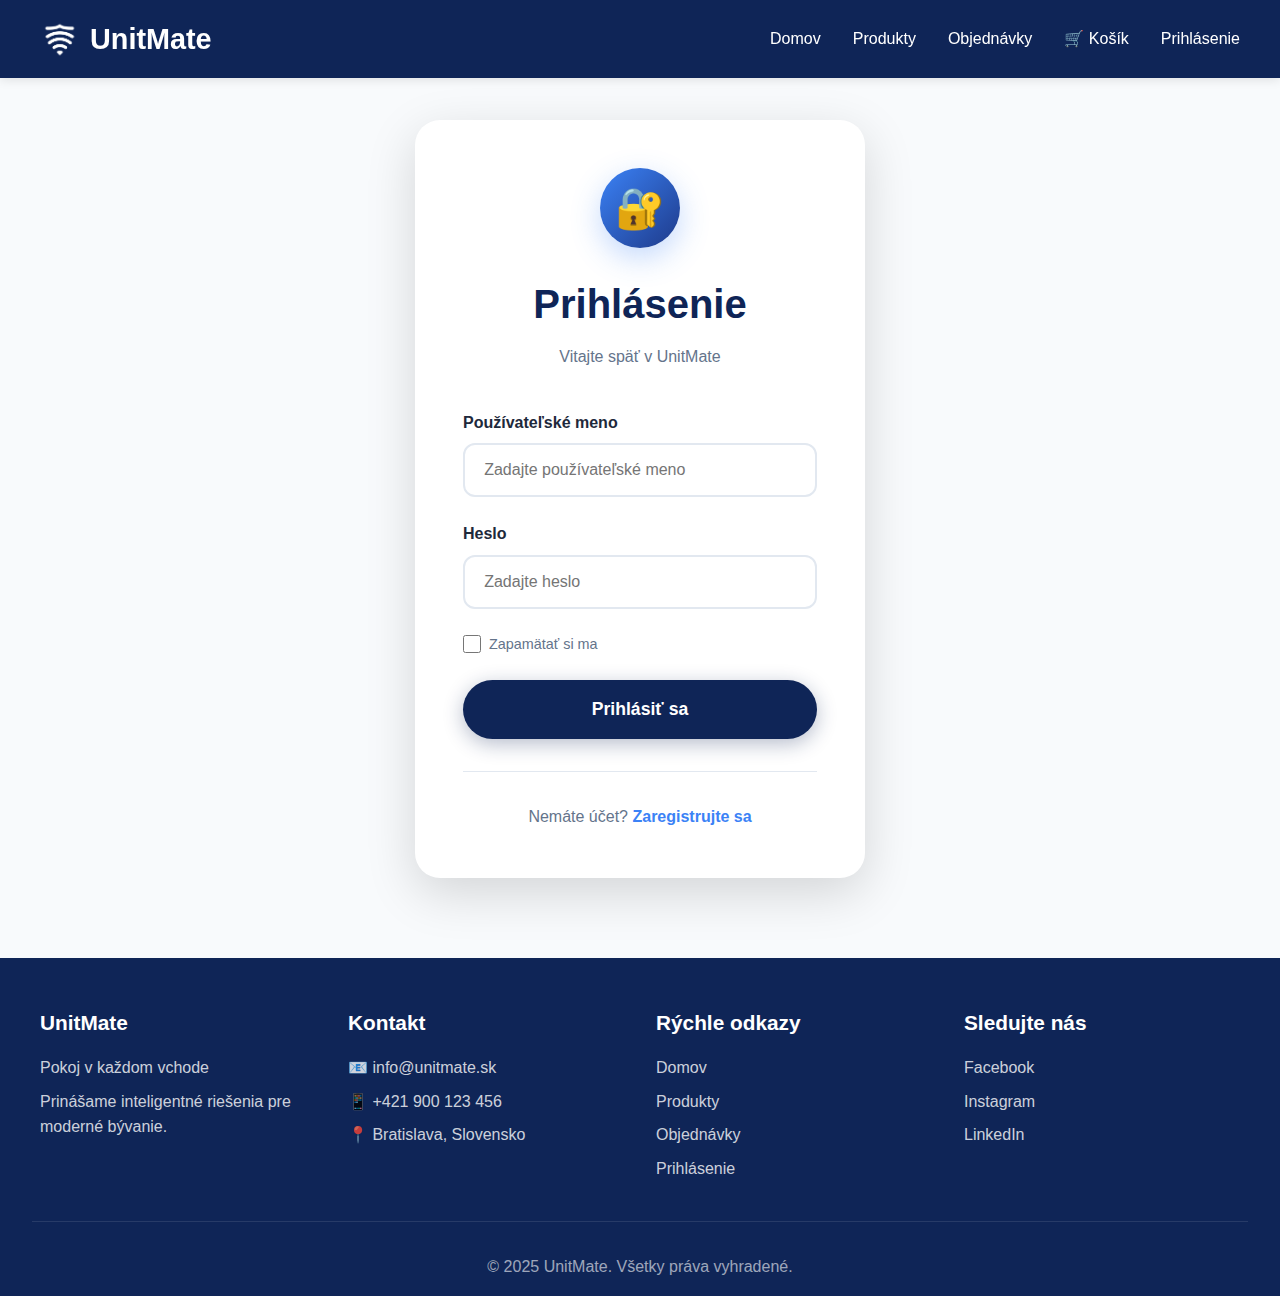
<file: html/login.html>
<!DOCTYPE html>
<html lang="sk">

<head>
    <meta charset="UTF-8">
    <meta name="viewport" content="width=device-width, initial-scale=1.0">
    <title>UnitMate - Prihlásenie</title>
    <link rel="stylesheet" href="../css/default.css">
    <style>
        * {
            margin: 0;
            padding: 0;
            box-sizing: border-box;
        }

        :root {
            --primary: #0f2557;
            --secondary: #1e3a8a;
            --accent: #3b82f6;
            --light: #f8fafc;
            --text: #1e293b;
            --success: #22c55e;
            --danger: #ef4444;
        }

        body {
            font-family: -apple-system, BlinkMacSystemFont, 'Segoe UI', Roboto, Oxygen, Ubuntu, Cantarell, sans-serif;
            color: var(--text);
            line-height: 1.6;
            background: var(--light);
        }

        /* Navbar */
        nav {
            background: var(--primary);
            padding: 1rem 2rem;
            position: fixed;
            width: 100%;
            top: 0;
            z-index: 1000;
            box-shadow: 0 2px 10px rgba(0, 0, 0, 0.1);
        }

        .nav-container {
            max-width: 1200px;
            margin: 0 auto;
            display: flex;
            justify-content: space-between;
            align-items: center;
        }

        .nav-links {
            display: flex;
            gap: 2rem;
            list-style: none;
        }

        .nav-links a {
            color: white;
            text-decoration: none;
            transition: color 0.3s;
            font-weight: 500;
        }

        .nav-links a:hover {
            color: var(--accent);
        }

        .menu-toggle {
            display: none;
            flex-direction: column;
            cursor: pointer;
            gap: 5px;
        }

        .menu-toggle span {
            width: 25px;
            height: 3px;
            background: white;
            transition: all 0.3s;
        }

        .menu-toggle.active span:nth-child(1) {
            transform: rotate(45deg) translate(8px, 8px);
        }

        .menu-toggle.active span:nth-child(2) {
            opacity: 0;
        }

        .menu-toggle.active span:nth-child(3) {
            transform: rotate(-45deg) translate(7px, -7px);
        }

        /* Login Container */
        .login-container {
            display: flex;
            align-items: center;
            justify-content: center;
            min-height: 100vh;
            padding: 120px 2rem 80px;
        }

        .login-card {
            background: white;
            border-radius: 25px;
            padding: 3rem;
            box-shadow: 0 15px 50px rgba(0, 0, 0, 0.15);
            max-width: 450px;
            width: 100%;
        }

        .login-header {
            text-align: center;
            margin-bottom: 2.5rem;
        }

        .login-icon {
            width: 80px;
            height: 80px;
            background: linear-gradient(135deg, var(--accent) 0%, var(--secondary) 100%);
            border-radius: 50%;
            display: flex;
            align-items: center;
            justify-content: center;
            font-size: 2.5rem;
            margin: 0 auto 1.5rem;
            box-shadow: 0 10px 30px rgba(59, 130, 246, 0.3);
        }

        .login-title {
            font-size: 2.5rem;
            font-weight: 800;
            color: var(--primary);
            margin-bottom: 0.5rem;
        }

        .login-subtitle {
            color: #64748b;
            font-size: 1rem;
        }

        .form-group {
            margin-bottom: 1.5rem;
        }

        .form-label {
            display: block;
            margin-bottom: 0.5rem;
            font-weight: 600;
            color: var(--text);
        }

        .form-input {
            width: 100%;
            padding: 1rem 1.2rem;
            border: 2px solid #e2e8f0;
            border-radius: 12px;
            font-size: 1rem;
            transition: all 0.3s;
            font-family: inherit;
        }

        .form-input:focus {
            outline: none;
            border-color: var(--accent);
            box-shadow: 0 0 0 3px rgba(59, 130, 246, 0.1);
        }

        .form-input.error {
            border-color: var(--danger);
            animation: shake 0.3s;
        }

        @keyframes shake {

            0%,
            100% {
                transform: translateX(0);
            }

            25% {
                transform: translateX(-10px);
            }

            75% {
                transform: translateX(10px);
            }
        }

        .error-message {
            background: #fee2e2;
            color: var(--danger);
            padding: 0.8rem;
            border-radius: 10px;
            margin-bottom: 1.5rem;
            display: none;
            font-size: 0.9rem;
            font-weight: 600;
        }

        .error-message.show {
            display: block;
        }

        .success-message {
            background: #dcfce7;
            color: #15803d;
            padding: 0.8rem;
            border-radius: 10px;
            margin-bottom: 1.5rem;
            display: none;
            font-size: 0.9rem;
            font-weight: 600;
        }

        .success-message.show {
            display: block;
        }

        .form-options {
            display: flex;
            justify-content: space-between;
            align-items: center;
            margin-bottom: 1.5rem;
        }

        .remember-me {
            display: flex;
            align-items: center;
            gap: 0.5rem;
            color: #64748b;
            font-size: 0.9rem;
        }

        .remember-me input[type="checkbox"] {
            width: 18px;
            height: 18px;
            cursor: pointer;
            accent-color: var(--accent);
        }

        .forgot-password {
            color: var(--accent);
            text-decoration: none;
            font-size: 0.9rem;
            font-weight: 600;
        }

        .forgot-password:hover {
            text-decoration: underline;
        }

        .login-btn {
            width: 100%;
            padding: 1.2rem;
            background: var(--primary);
            color: white;
            border: none;
            border-radius: 50px;
            font-size: 1.1rem;
            font-weight: 700;
            cursor: pointer;
            transition: all 0.3s;
            box-shadow: 0 5px 20px rgba(15, 37, 87, 0.3);
        }

        .login-btn:hover {
            background: var(--secondary);
            transform: translateY(-3px);
            box-shadow: 0 8px 30px rgba(15, 37, 87, 0.4);
        }

        .login-btn:active {
            transform: translateY(-1px);
        }

        .login-btn:disabled {
            background: #94a3b8;
            cursor: not-allowed;
            transform: none;
        }

        .register-link {
            text-align: center;
            margin-top: 2rem;
            padding-top: 2rem;
            border-top: 1px solid #e2e8f0;
            color: #64748b;
        }

        .register-link a {
            color: var(--accent);
            text-decoration: none;
            font-weight: 600;
        }

        .register-link a:hover {
            text-decoration: underline;
        }

        /* Footer */
        footer {
            background: var(--primary);
            color: white;
            padding: 3rem 2rem 1rem;
        }

        .footer-content {
            max-width: 1200px;
            margin: 0 auto;
            display: grid;
            grid-template-columns: repeat(auto-fit, minmax(250px, 1fr));
            gap: 2rem;
            margin-bottom: 2rem;
        }

        .footer-section h3 {
            margin-bottom: 1rem;
            font-size: 1.3rem;
        }

        .footer-section p,
        .footer-section a {
            color: rgba(255, 255, 255, 0.8);
            text-decoration: none;
            display: block;
            margin-bottom: 0.5rem;
        }

        .footer-section a:hover {
            color: white;
        }

        .copyright {
            text-align: center;
            padding-top: 2rem;
            border-top: 1px solid rgba(255, 255, 255, 0.1);
            color: rgba(255, 255, 255, 0.6);
        }

        @media (max-width: 768px) {
            .menu-toggle {
                display: flex;
            }

            .nav-links {
                position: fixed;
                left: -100%;
                top: 60px;
                flex-direction: column;
                background: var(--primary);
                width: 100%;
                text-align: center;
                transition: left 0.3s;
                padding: 2rem 0;
                gap: 0;
                box-shadow: 0 5px 10px rgba(0, 0, 0, 0.2);
            }

            .nav-links.active {
                left: 0;
            }

            .nav-links li {
                padding: 1rem 0;
                border-bottom: 1px solid rgba(255, 255, 255, 0.1);
            }

            .login-card {
                padding: 2rem;
            }

            .login-title {
                font-size: 2rem;
            }

            .form-options {
                flex-direction: column;
                gap: 1rem;
                align-items: flex-start;
            }

            .footer-content {
                grid-template-columns: 1fr;
            }
        }

        .logo {
            display: flex;
            align-items: center;
            gap: 10px;
            text-decoration: none;
        }

        .logo img {
            height: 40px;
            width: auto;
        }
    </style>
</head>

<body>
    <!-- Navbar -->
    <nav>
        <div class="nav-container">
            <a href="../index.html" class="logo">
                <img src="../resources/img/unitmate_logo_wb.png" alt="UnitMate Logo">
                UnitMate
            </a>
            <div class="menu-toggle" id="mobile-menu">
                <span></span>
                <span></span>
                <span></span>
            </div>
            <ul class="nav-links" id="nav-links">
                <li><a href="../index.html">Domov</a></li>
                <li><a href="produkty.html">Produkty</a></li>
                <li><a href="objednavky.html">Objednávky</a></li>
                <li><a href="cart.html" title="Košík">🛒 Košík</a></li>
                <li><a href="login.html">Prihlásenie</a></li>
            </ul>
        </div>
    </nav>

    <!-- Login Container -->
    <div class="login-container">
        <div class="login-card">
            <div class="login-header">
                <div class="login-icon">🔐</div>
                <h1 class="login-title">Prihlásenie</h1>
                <p class="login-subtitle">Vitajte späť v UnitMate</p>
            </div>

            <div class="error-message" id="errorMessage">
                ⚠️ Nesprávne používateľské meno alebo heslo
            </div>

            <div class="success-message" id="successMessage">
                ✓ Prihlásenie úspešné! Presmerovávame vás...
            </div>

            <form id="loginForm">
                <div class="form-group">
                    <label class="form-label" for="username">Používateľské meno</label>
                    <input type="text" id="username" name="login" class="form-input" required
                        placeholder="Zadajte používateľské meno" autocomplete="username">
                </div>

                <div class="form-group">
                    <label class="form-label" for="password">Heslo</label>
                    <input type="password" id="password" name="password" class="form-input" required
                        placeholder="Zadajte heslo" autocomplete="current-password">
                </div>

                <div class="form-options">
                    <label class="remember-me">
                        <input type="checkbox" id="rememberMe">
                        <span>Zapamätať si ma</span>
                    </label>
                </div>

                <button type="submit" class="login-btn">Prihlásiť sa</button>
            </form>

            <div class="register-link">
                Nemáte účet? <a href="register.html">Zaregistrujte sa</a>
            </div>
        </div>
    </div>

    <!-- Footer -->
    <footer>
        <div class="footer-content">
            <div class="footer-section">
                <h3>UnitMate</h3>
                <p>Pokoj v každom vchode</p>
                <p>Prinášame inteligentné riešenia pre moderné bývanie.</p>
            </div>
            <div class="footer-section">
                <h3>Kontakt</h3>
                <p>📧 info@unitmate.sk</p>
                <p>📱 +421 900 123 456</p>
                <p>📍 Bratislava, Slovensko</p>
            </div>
            <div class="footer-section">
                <h3>Rýchle odkazy</h3>
                <a href="../index.html">Domov</a>
                <a href="produkt.html">Produkty</a>
                <a href="objednavky.html">Objednávky</a>
                <a href="login.html">Prihlásenie</a>
            </div>
            <div class="footer-section">
                <h3>Sledujte nás</h3>
                <a href="#">Facebook</a>
                <a href="#">Instagram</a>
                <a href="#">LinkedIn</a>
            </div>
        </div>
        <div class="copyright">
            <p>&copy; 2025 UnitMate. Všetky práva vyhradené.</p>
        </div>
    </footer>

    <script>
        // Form submission
        document.getElementById('loginForm').addEventListener('submit', async function (e) {
            e.preventDefault();

            // Hide previous messages
            document.getElementById('errorMessage').classList.remove('show');
            document.getElementById('successMessage').classList.remove('show');
            document.getElementById('username').classList.remove('error');
            document.getElementById('password').classList.remove('error');

            // Get form data
            const loginData = {
                login: document.getElementById('username').value.trim(),
                password: document.getElementById('password').value,
                rememberMe: document.getElementById('rememberMe').checked
            };

            // Basic validation
            if (loginData.login === '' || loginData.password === '') {
                document.getElementById('errorMessage').textContent = '⚠️ Vyplňte všetky polia';
                document.getElementById('errorMessage').classList.add('show');

                if (loginData.login === '') {
                    document.getElementById('username').classList.add('error');
                }
                if (loginData.password === '') {
                    document.getElementById('password').classList.add('error');
                }
                return;
            }

            // Disable button
            const loginBtn = document.querySelector('.login-btn');
            loginBtn.disabled = true;
            loginBtn.textContent = 'Prihlasovanie...';

            try {
                const response = await fetch('../php/login_user.php', {
                    method: 'POST',
                    headers: {
                        'Content-Type': 'application/json',
                    },
                    body: JSON.stringify(loginData)
                });

                const result = await response.json();

                if (result.success) {
                    document.getElementById('successMessage').classList.add('show');
                    // Store user data in session for current session
                    sessionStorage.setItem('user', JSON.stringify(result.user));
                    // Store persistently if remember me is checked
                    if (loginData.rememberMe) {
                        localStorage.setItem('user', JSON.stringify(result.user));
                    }
                    // Redirect after 2 seconds
                    setTimeout(() => {
                        window.location.href = '../index.html';
                    }, 2000);
                } else {
                    document.getElementById('errorMessage').textContent = '⚠️ ' + result.message;
                    document.getElementById('errorMessage').classList.add('show');
                    document.getElementById('username').classList.add('error');
                    document.getElementById('password').classList.add('error');
                    loginBtn.disabled = false;
                    loginBtn.textContent = 'Prihlásiť sa';
                }
            } catch (error) {
                document.getElementById('errorMessage').textContent = '⚠️ Chyba pri prihlásení';
                document.getElementById('errorMessage').classList.add('show');
                loginBtn.disabled = false;
                loginBtn.textContent = 'Prihlásiť sa';
            }
        });

        // Mobile menu toggle
        const mobileMenu = document.getElementById('mobile-menu');
        const navLinks = document.getElementById('nav-links');

        mobileMenu.addEventListener('click', () => {
            mobileMenu.classList.toggle('active');
            navLinks.classList.toggle('active');
        });

        const menuLinks = navLinks.querySelectorAll('a');
        menuLinks.forEach(link => {
            link.addEventListener('click', () => {
                mobileMenu.classList.remove('active');
                navLinks.classList.remove('active');
            });
        });

        document.addEventListener('click', (e) => {
            if (!mobileMenu.contains(e.target) && !navLinks.contains(e.target)) {
                mobileMenu.classList.remove('active');
                navLinks.classList.remove('active');
            }
        });

        // Clear error on input
        document.getElementById('username').addEventListener('input', function () {
            this.classList.remove('error');
            document.getElementById('errorMessage').classList.remove('show');
        });

        document.getElementById('password').addEventListener('input', function () {
            this.classList.remove('error');
            document.getElementById('errorMessage').classList.remove('show');
        });
    </script>

    <script src="js/cart.js"></script>
</body>

</html>
</file>
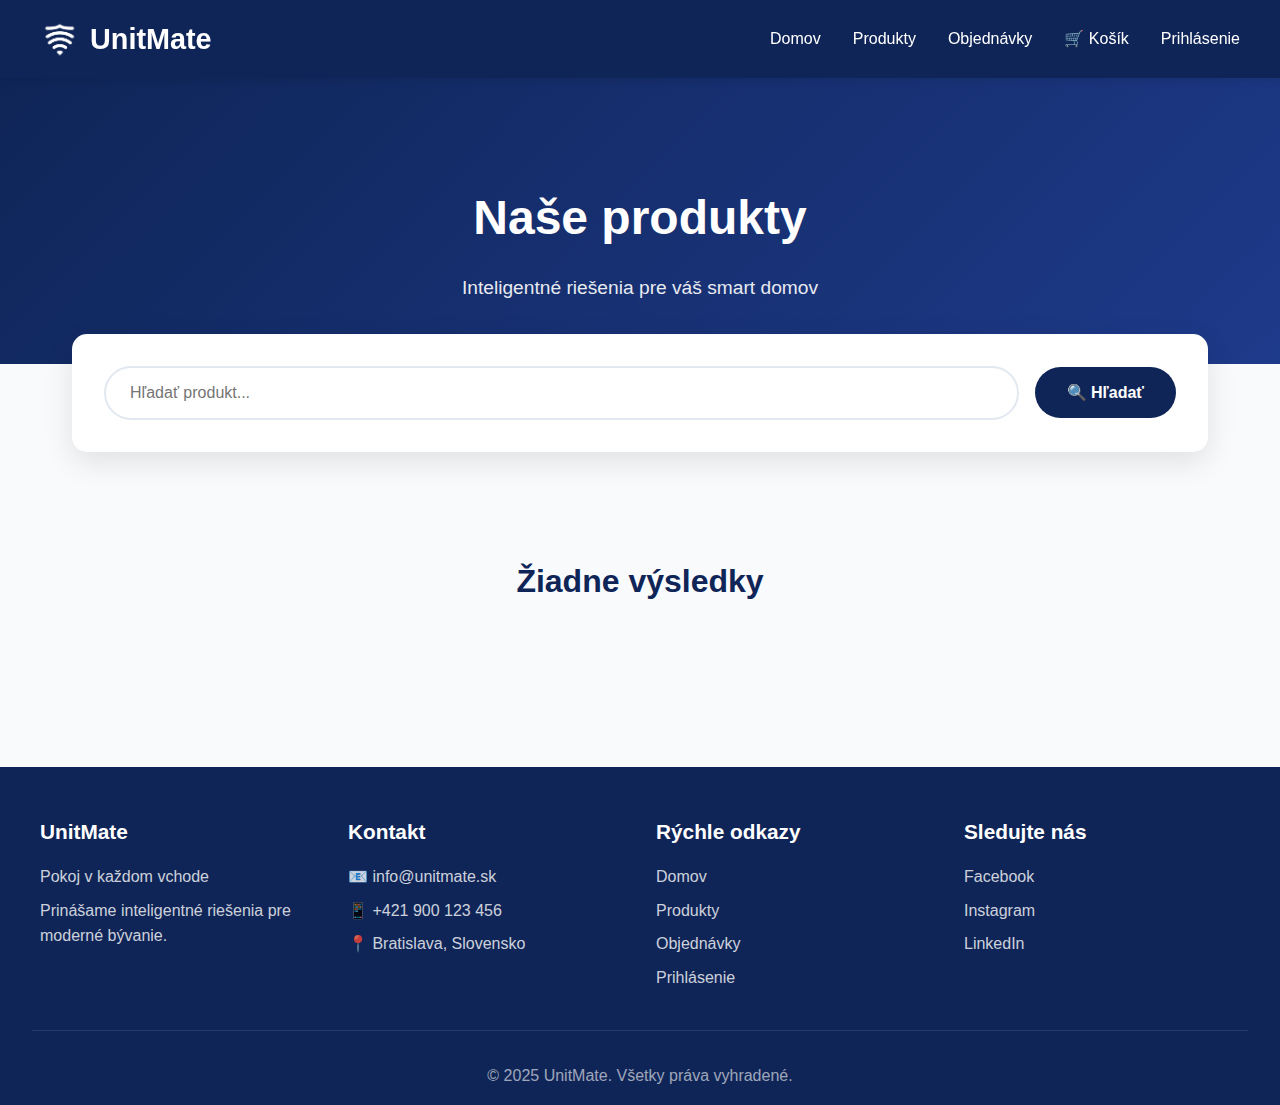
<file: html/produkt_subsite.html>
<!DOCTYPE html>
<html lang="sk">

<head>
    <meta charset="UTF-8">
    <meta name="viewport" content="width=device-width, initial-scale=1.0">
    <title>UnitMate - Detail produktu</title>
    <link rel="stylesheet" href="../css/default.css">
    <style>
        .logo {
            display: flex;
            align-items: center;
            gap: 10px;
            text-decoration: none;
        }

        .logo img {
            height: 40px;
            width: auto;
        }

        * {
            margin: 0;
            padding: 0;
            box-sizing: border-box;
        }

        :root {
            --primary: #0f2557;
            --secondary: #1e3a8a;
            --accent: #3b82f6;
            --light: #f8fafc;
            --text: #1e293b;
            --success: #22c55e;
        }

        body {
            font-family: -apple-system, BlinkMacSystemFont, 'Segoe UI', Roboto, Oxygen, Ubuntu, Cantarell, sans-serif;
            color: var(--text);
            line-height: 1.6;
            background: var(--light);
        }

        /* Navbar */
        nav {
            background: var(--primary);
            padding: 1rem 2rem;
            position: fixed;
            width: 100%;
            top: 0;
            z-index: 1000;
            box-shadow: 0 2px 10px rgba(0, 0, 0, 0.1);
        }

        .nav-container {
            max-width: 1200px;
            margin: 0 auto;
            display: flex;
            justify-content: space-between;
            align-items: center;
        }

        .logo {
            font-size: 1.8rem;
            font-weight: 700;
            color: white;
            text-decoration: none;
        }

        .logo img {
            max-height: 40px;
            margin-right: 10px;
        }

        .nav-links {
            display: flex;
            gap: 2rem;
            list-style: none;
        }

        .nav-links a {
            color: white;
            text-decoration: none;
            transition: color 0.3s;
            font-weight: 500;
        }

        .nav-links a:hover {
            color: var(--accent);
        }

        .menu-toggle {
            display: none;
            flex-direction: column;
            cursor: pointer;
            gap: 5px;
        }

        .menu-toggle span {
            width: 25px;
            height: 3px;
            background: white;
            transition: all 0.3s;
        }

        .menu-toggle.active span:nth-child(1) {
            transform: rotate(45deg) translate(8px, 8px);
        }

        .menu-toggle.active span:nth-child(2) {
            opacity: 0;
        }

        .menu-toggle.active span:nth-child(3) {
            transform: rotate(-45deg) translate(7px, -7px);
        }

        /* Product Container */
        .product-container {
            max-width: 1200px;
            margin: 100px auto 40px;
            padding: 0 2rem;
        }

        .breadcrumb {
            margin-bottom: 2rem;
            color: #64748b;
            font-size: 0.9rem;
        }

        .breadcrumb a {
            color: var(--accent);
            text-decoration: none;
        }

        .breadcrumb a:hover {
            text-decoration: underline;
        }

        .product-main {
            display: grid;
            grid-template-columns: 1fr 1fr;
            gap: 3rem;
            background: white;
            padding: 3rem;
            border-radius: 20px;
            box-shadow: 0 5px 30px rgba(0, 0, 0, 0.08);
            margin-bottom: 3rem;
        }

        /* Image Carousel */
        .product-images {
            position: relative;
        }

        .carousel-container {
            position: relative;
            width: 100%;
            border-radius: 15px;
            overflow: hidden;
            background: white;
            display: flex;
            justify-content: center;
            align-items: center;
            padding: 2rem;
        }

        .carousel-slide {
            display: none;
            width: 100%;
            height: auto;
            align-items: center;
            justify-content: center;
        }

        .carousel-slide.active {
            display: flex;
        }

        .carousel-slide img {
            max-width: 100%;
            height: auto;
            border-radius: 15px;
            display: block;
        }

        .carousel-btn {
            position: absolute;
            top: 50%;
            transform: translateY(-50%);
            background: rgba(255, 255, 255, 0.9);
            border: none;
            width: 50px;
            height: 50px;
            border-radius: 50%;
            cursor: pointer;
            font-size: 1.5rem;
            display: flex;
            align-items: center;
            justify-content: center;
            transition: background 0.3s;
            z-index: 10;
        }

        .carousel-btn:hover {
            background: white;
        }

        .carousel-btn.prev {
            left: 15px;
        }

        .carousel-btn.next {
            right: 15px;
        }

        .carousel-indicators {
            display: flex;
            justify-content: center;
            gap: 0.5rem;
            margin-top: 1rem;
        }

        .indicator {
            width: 12px;
            height: 12px;
            border-radius: 50%;
            background: #cbd5e1;
            cursor: pointer;
            transition: background 0.3s;
        }

        .indicator.active {
            background: var(--accent);
        }

        /* Product Info */
        .product-info {
            display: flex;
            flex-direction: column;
        }

        .product-name {
            font-size: 2.5rem;
            font-weight: 800;
            color: var(--primary);
            margin-bottom: 1rem;
        }

        .product-description {
            font-size: 1.1rem;
            color: #64748b;
            line-height: 1.8;
            margin-bottom: 2rem;
        }

        .product-price {
            font-size: 3rem;
            font-weight: 900;
            color: var(--accent);
            margin-bottom: 2rem;
        }

        .product-availability {
            display: inline-block;
            padding: 0.5rem 1.2rem;
            border-radius: 25px;
            font-weight: 600;
            margin-bottom: 2rem;
            background: #dcfce7;
            color: #15803d;
        }

        .quantity-selector {
            display: flex;
            align-items: center;
            gap: 1rem;
            margin-bottom: 2rem;
        }

        .quantity-label {
            font-weight: 600;
            color: var(--text);
        }

        .quantity-controls {
            display: flex;
            align-items: center;
            gap: 1rem;
            background: #f1f5f9;
            padding: 0.5rem 1rem;
            border-radius: 50px;
        }

        .quantity-btn {
            background: white;
            border: none;
            width: 35px;
            height: 35px;
            border-radius: 50%;
            cursor: pointer;
            font-size: 1.2rem;
            display: flex;
            align-items: center;
            justify-content: center;
            transition: background 0.3s;
        }

        .quantity-btn:hover {
            background: var(--accent);
            color: white;
        }

        .quantity-value {
            min-width: 30px;
            text-align: center;
            font-weight: 600;
            font-size: 1.1rem;
        }

        .add-to-cart-btn {
            background: var(--primary);
            color: white;
            padding: 1.2rem 3rem;
            border: none;
            border-radius: 50px;
            font-size: 1.2rem;
            font-weight: 700;
            cursor: pointer;
            transition: all 0.3s;
            box-shadow: 0 5px 20px rgba(15, 37, 87, 0.3);
        }

        .add-to-cart-btn:hover {
            background: var(--secondary);
            transform: translateY(-3px);
            box-shadow: 0 8px 30px rgba(15, 37, 87, 0.4);
        }

        /* Parameters Section */
        .product-parameters {
            background: white;
            padding: 3rem;
            border-radius: 20px;
            box-shadow: 0 5px 30px rgba(0, 0, 0, 0.08);
            margin-bottom: 3rem;
        }

        .parameters-title {
            font-size: 2rem;
            font-weight: 700;
            color: var(--primary);
            margin-bottom: 2rem;
        }

        .parameters-grid {
            display: grid;
            grid-template-columns: repeat(auto-fit, minmax(300px, 1fr));
            gap: 1.5rem;
        }

        .parameter-item {
            display: flex;
            justify-content: space-between;
            padding: 1rem;
            background: var(--light);
            border-radius: 10px;
            border-left: 4px solid var(--accent);
        }

        .parameter-label {
            font-weight: 600;
            color: var(--text);
        }

        .parameter-value {
            color: #64748b;
            text-align: right;
        }

        /* Footer */
        footer {
            background: var(--primary);
            color: white;
            padding: 3rem 2rem 1rem;
        }

        .footer-content {
            max-width: 1200px;
            margin: 0 auto;
            display: grid;
            grid-template-columns: repeat(auto-fit, minmax(250px, 1fr));
            gap: 2rem;
            margin-bottom: 2rem;
        }

        .footer-section h3 {
            margin-bottom: 1rem;
            font-size: 1.3rem;
        }

        .footer-section p,
        .footer-section a {
            color: rgba(255, 255, 255, 0.8);
            text-decoration: none;
            display: block;
            margin-bottom: 0.5rem;
        }

        .footer-section a:hover {
            color: white;
        }

        .copyright {
            text-align: center;
            padding-top: 2rem;
            border-top: 1px solid rgba(255, 255, 255, 0.1);
            color: rgba(255, 255, 255, 0.6);
        }

        /* profile / auth styles */
        .profile-wrap {
            position: relative;
            font-family: inherit;
        }

        .profile-btn {
            display: inline-flex;
            align-items: center;
            gap: 8px;
            background: transparent;
            border: none;
            color: white;
            cursor: pointer;
            font-weight: 700;
            padding: 6px 10px;
            border-radius: 8px;
            font-size: 0.95rem;
        }

        .profile-icon svg {
            width: 18px;
            height: 18px;
            fill: white;
            opacity: 0.95;
            display: block;
        }

        .profile-name {
            color: white;
            white-space: nowrap;
        }

        .profile-caret {
            color: rgba(255, 255, 255, 0.9);
            font-size: 0.8rem;
        }

        .profile-dropdown {
            display: none;
            position: absolute;
            right: 0;
            top: calc(100% + 8px);
            background: white;
            border-radius: 10px;
            box-shadow: 0 8px 30px rgba(16, 24, 40, 0.12);
            overflow: hidden;
            min-width: 200px;
            z-index: 1500;
            font-size: 0.95rem;
        }

        .profile-item {
            display: block;
            padding: 10px 14px;
            color: var(--text);
            text-decoration: none;
            background: transparent;
            border: 0;
            width: 100%;
            text-align: left;
            cursor: pointer;
        }

        .profile-item:hover {
            background: #f8fafc;
        }

        .profile-item.logout {
            background: #fff7f7;
            color: #b91c1c;
        }

        @media (max-width: 768px) {
            .menu-toggle {
                display: flex;
            }

            .nav-links {
                position: fixed;
                left: -100%;
                top: 60px;
                flex-direction: column;
                background: var(--primary);
                width: 100%;
                text-align: center;
                transition: left 0.3s;
                padding: 2rem 0;
                gap: 0;
                box-shadow: 0 5px 10px rgba(0, 0, 0, 0.2);
            }

            .nav-links.active {
                left: 0;
            }

            .nav-links li {
                padding: 1rem 0;
                border-bottom: 1px solid rgba(255, 255, 255, 0.1);
            }

            .product-main {
                grid-template-columns: 1fr;
                padding: 2rem;
                gap: 2rem;
            }

            .product-name {
                font-size: 2rem;
            }

            .product-price {
                font-size: 2.5rem;
            }

            .carousel-slide {
                font-size: 5rem;
            }

            .carousel-btn {
                width: 40px;
                height: 40px;
                font-size: 1.2rem;
            }

            .parameters-grid {
                grid-template-columns: 1fr;
            }

            .footer-content {
                grid-template-columns: 1fr;
            }
        }
    </style>
</head>

<body>
    <!-- Navbar -->
    <nav>
        <div class="nav-container">
            <a href="../index.html" class="logo">
                <img src="../resources/img/unitmate_logo_wb.png" alt="UnitMate Logo">
                UnitMate
            </a>
            <div class="menu-toggle" id="mobile-menu">
                <span></span>
                <span></span>
                <span></span>
            </div>
            <ul class="nav-links" id="nav-links">
                <li><a href="../index.html">Domov</a></li>
                <li><a href="produkty.html">Produkty</a></li>
                <li><a href="objednavky.html">Objednávky</a></li>
                <li><a href="cart.html" title="Košík">🛒 Košík</a></li>
                <li id="authLinkContainer"><a href="login.html">Prihlásenie</a></li>
            </ul>
        </div>
    </nav>

    <!-- Product Container -->
    <div class="product-container">
        <!-- Breadcrumb -->
        <div class="breadcrumb">
            <a href="#produkty">Produkty</a> / <span id="breadcrumb-product">Smart Door Lock</span>
        </div>

        <!-- Product Main Section -->
        <div class="product-main">
            <!-- Image Carousel -->
            <div class="product-images">
                <div class="carousel-container">
                    <div class="carousel-slide active">🔐</div>
                    <div class="carousel-slide">🔒</div>
                    <div class="carousel-slide">📱</div>

                    <button class="carousel-btn prev" onclick="changeSlide(-1)">‹</button>
                    <button class="carousel-btn next" onclick="changeSlide(1)">›</button>
                </div>
                <div class="carousel-indicators">
                    <span class="indicator active" onclick="goToSlide(0)"></span>
                    <span class="indicator" onclick="goToSlide(1)"></span>
                    <span class="indicator" onclick="goToSlide(2)"></span>
                </div>
            </div>

            <!-- Product Info -->
            <div class="product-info">
                <h1 class="product-name"><!-- Handled vy JavaScript--></h1>
                <p class="product-description">
                    <!-- Handled by JavaScript -->
                </p>

                <div class="product-price">149€</div>

                <span class="product-availability">✓ Skladom</span>

                <div class="quantity-selector">
                    <span class="quantity-label">Množstvo:</span>
                    <div class="quantity-controls">
                        <button class="quantity-btn" onclick="decreaseQuantity()">−</button>
                        <span class="quantity-value" id="quantity">1</span>
                        <button class="quantity-btn" onclick="increaseQuantity()">+</button>
                    </div>
                </div>

                <button class="add-to-cart-btn" onclick="addToCart()">🛒 Pridať do košíka</button>
            </div>
        </div>

        <!-- Parameters Section -->
        <div class="product-parameters">
            <h2 class="parameters-title">Parametre</h2>
            <div class="parameters-grid">
                <!-- Parameters will be rendered by JS -->
            </div>
        </div>
    </div>

    <!-- Footer -->
    <footer>
        <div class="footer-content">
            <div class="footer-section">
                <h3>UnitMate</h3>
                <p>Pokoj v každom vchode</p>
                <p>Prinášame inteligentné riešenia pre moderné bývanie.</p>
            </div>
            <div class="footer-section">
                <h3>Kontakt</h3>
                <p>📧 info@unitmate.sk</p>
                <p>📱 +421 900 123 456</p>
                <p>📍 Bratislava, Slovensko</p>
            </div>
            <div class="footer-section">
                <h3>Rýchle odkazy</h3>
                <a href="../index.html">Domov</a>
                <a href="produkty.html">Produkty</a>
                <a href="objednavky.html">Objednávky</a>
                <a href="login.html">Prihlásenie</a>
            </div>
            <div class="footer-section">
                <h3>Sledujte nás</h3>
                <a href="#">Facebook</a>
                <a href="#">Instagram</a>
                <a href="#">LinkedIn</a>
            </div>
        </div>
        <div class="copyright">
            <p>&copy; 2025 UnitMate. Všetky práva vyhradené.</p>
        </div>
    </footer>

    <script>
        document.addEventListener('DOMContentLoaded', () => {
            const productData = JSON.parse(sessionStorage.getItem('selectedProduct'));

            if (productData) {
                const stock = parseInt(productData.status);

                // Update product details
                document.querySelector('.product-name').textContent = productData.name;
                document.querySelector('.product-description').textContent = productData.description;
                document.querySelector('.product-price').textContent = `${productData.base_price}€`;

                // Update breadcrumb
                document.getElementById('breadcrumb-product').textContent = productData.name;

                // Update product image
                const carouselContainer = document.querySelector('.carousel-container');
                carouselContainer.innerHTML = `
                <div class="carousel-slide active">
                    <img src="${productData.photo_link}" alt="${productData.name}" style="width: 100%; height: 100%; object-fit: contain;">
                </div>
            `;

                // Update carousel indicators
                const carouselIndicators = document.querySelector('.carousel-indicators');
                carouselIndicators.innerHTML = `<span class="indicator active"></span>`;

                // Remove carousel buttons
                const carouselButtons = document.querySelectorAll('.carousel-btn');
                carouselButtons.forEach(button => button.style.display = 'none');

                // Update availability status
                const availabilitySpan = document.querySelector('.product-availability');
                if (stock > 10) {
                    availabilitySpan.textContent = '✓ Skladom';
                    availabilitySpan.style.background = '#dcfce7';
                    availabilitySpan.style.color = '#15803d';
                } else if (stock > 0) {
                    availabilitySpan.textContent = `Posledné kusy (${stock} ks)`;
                    availabilitySpan.style.background = '#fef3c7';
                    availabilitySpan.style.color = '#b45309';
                } else {
                    availabilitySpan.textContent = 'Vypredané';
                    availabilitySpan.style.background = '#fee2e2';
                    availabilitySpan.style.color = '#dc2626';
                }

                // Render parameters
                const paramsGrid = document.querySelector('.parameters-grid');
                paramsGrid.innerHTML = '';
                let params = productData.params;
                if (typeof params === 'string') {
                    try { params = JSON.parse(params); } catch (e) { params = {}; }
                }
                if (params && typeof params === 'object') {
                    Object.entries(params).forEach(([key, value]) => {
                        paramsGrid.innerHTML += `
                        <div class="parameter-item">
                            <span class="parameter-label">${key}</span>
                            <span class="parameter-value">${value}</span>
                        </div>
                    `;
                    });
                }

                // Update add to cart button based on stock and login status
                const addToCartBtn = document.querySelector('.add-to-cart-btn');
                if (addToCartBtn) {
                    if (stock <= 0) {
                        // Product is out of stock
                        addToCartBtn.textContent = '❌ Vypredané';
                        addToCartBtn.disabled = true;
                        addToCartBtn.style.background = '#94a3b8';
                        addToCartBtn.style.cursor = 'not-allowed';

                        // Disable quantity controls
                        const quantityBtns = document.querySelectorAll('.quantity-btn');
                        quantityBtns.forEach(btn => {
                            btn.disabled = true;
                            btn.style.cursor = 'not-allowed';
                            btn.style.opacity = '0.5';
                        });
                    } else if (!CartManager.isLoggedIn()) {
                        // User not logged in
                        addToCartBtn.textContent = '🔐 Prihláste sa pre nákup';
                        addToCartBtn.onclick = () => {
                            alert('Pre pridanie produktov do košíka sa musíte najprv prihlásiť.');
                            window.location.href = 'login.html';
                        };
                    } else {
                        // Normal add to cart functionality
                        addToCartBtn.onclick = () => {
                            const quantity = parseInt(document.getElementById('quantity').textContent);

                            if (CartManager.addToCart(productData, quantity)) {
                                const originalText = addToCartBtn.textContent;
                                addToCartBtn.textContent = '✓ Pridané do košíka!';
                                addToCartBtn.style.background = '#22c55e';

                                setTimeout(() => {
                                    addToCartBtn.textContent = originalText;
                                    addToCartBtn.style.background = '';
                                }, 2000);
                            }
                        };
                    }
                }
            } else {
                window.location.href = 'produkty.html';
            }
        });

        let currentSlide = 0;
        let quantity = 1;

        // Quantity functions with stock validation
        function increaseQuantity() {
            const productData = JSON.parse(sessionStorage.getItem('selectedProduct'));
            const stock = parseInt(productData.status);

            if (quantity < stock) {
                quantity++;
                document.getElementById('quantity').textContent = quantity;
            } else {
                alert(`Maximálne dostupné množstvo: ${stock} ks`);
            }
        }

        function decreaseQuantity() {
            if (quantity > 1) {
                quantity--;
                document.getElementById('quantity').textContent = quantity;
            }
        }

        // Mobile menu toggle (keep existing code)
        const mobileMenu = document.getElementById('mobile-menu');
        const navLinks = document.getElementById('nav-links');

        mobileMenu.addEventListener('click', () => {
            mobileMenu.classList.toggle('active');
            navLinks.classList.toggle('active');
        });

        const menuLinks = navLinks.querySelectorAll('a');
        menuLinks.forEach(link => {
            link.addEventListener('click', () => {
                mobileMenu.classList.remove('active');
                navLinks.classList.remove('active');
            });
        });

        document.addEventListener('click', (e) => {
            if (!mobileMenu.contains(e.target) && !navLinks.contains(e.target)) {
                mobileMenu.classList.remove('active');
                navLinks.classList.remove('active');
            }
        });
    </script>

    <script src="js/auth.js"></script>
    <script src="js/cart.js"></script>
</body>

</html>
</file>
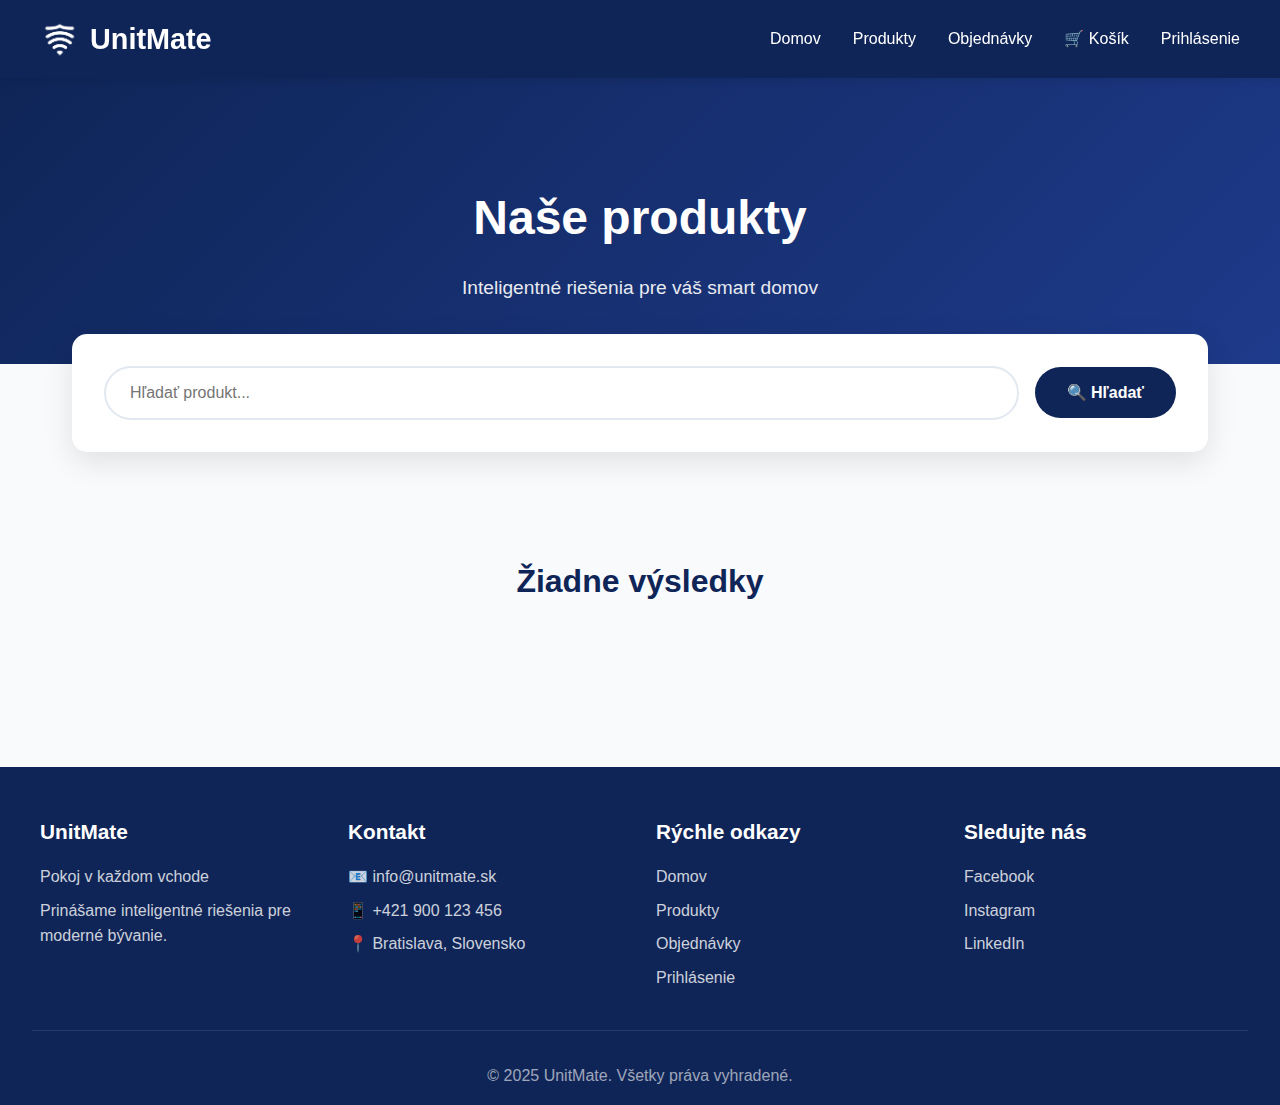
<file: html/produkty.html>
<!DOCTYPE html>
<html lang="sk">

<head>
  <meta charset="UTF-8">
  <meta name="viewport" content="width=device-width, initial-scale=1.0">
  <title>UnitMate - Produkty</title>
  <link rel="stylesheet" href="../css/default.css">
  <style>
    * {
      margin: 0;
      padding: 0;
      box-sizing: border-box;
    }

    :root {
      --primary: #0f2557;
      --secondary: #1e3a8a;
      --accent: #3b82f6;
      --light: #f8fafc;
      --text: #1e293b;
      --success: #22c55e;
      --warning: #f59e0b;
    }

    /* Navbar */
    nav {
      background: var(--primary);
      padding: 1rem 2rem;
      position: fixed;
      width: 100%;
      top: 0;
      z-index: 1000;
      box-shadow: 0 2px 10px rgba(0, 0, 0, 0.1);
    }


    .nav-container {
      max-width: 1200px;
      margin: 0 auto;
      display: flex;
      justify-content: space-between;
      align-items: center;
    }


    .logo {
      font-size: 1.8rem;
      font-weight: 700;
      color: white;
      text-decoration: none;
    }


    .nav-links {
      display: flex;
      gap: 2rem;
      list-style: none;
    }


    .nav-links a {
      color: white;
      text-decoration: none;
      transition: color 0.3s;
      font-weight: 500;
    }


    .nav-links a:hover {
      color: var(--accent);
    }

    .menu-toggle {
      display: none;
      flex-direction: column;
      cursor: pointer;
      gap: 5px;
    }

    .menu-toggle span {
      width: 25px;
      height: 3px;
      background: white;
      transition: all 0.3s;
    }

    .menu-toggle.active span:nth-child(1) {
      transform: rotate(45deg) translate(8px, 8px);
    }

    .menu-toggle.active span:nth-child(2) {
      opacity: 0;
    }

    .menu-toggle.active span:nth-child(3) {
      transform: rotate(-45deg) translate(7px, -7px);
    }

    /* Products Header */
    .products-header {
      background: linear-gradient(135deg, var(--primary) 0%, var(--secondary) 100%);
      color: white;
      padding: 120px 2rem 60px;
      text-align: center;
      margin-top: 60px;
    }

    .products-header h1 {
      font-size: 3rem;
      margin-bottom: 1rem;
      font-weight: 800;
    }

    .products-header p {
      font-size: 1.2rem;
      opacity: 0.9;
    }

    /* Search Section */
    .search-section {
      max-width: 1200px;
      margin: -30px auto 40px;
      padding: 0 2rem;
    }

    .search-container {
      background: white;
      padding: 2rem;
      border-radius: 15px;
      box-shadow: 0 10px 30px rgba(0, 0, 0, 0.1);
    }

    .search-box {
      display: flex;
      gap: 1rem;
      align-items: center;
    }

    .search-input {
      flex: 1;
      padding: 1rem 1.5rem;
      border: 2px solid #e2e8f0;
      border-radius: 50px;
      font-size: 1rem;
      transition: border-color 0.3s;
    }

    .search-input:focus {
      outline: none;
      border-color: var(--accent);
    }

    .search-button {
      padding: 1rem 2rem;
      background: var(--primary);
      color: white;
      border: none;
      border-radius: 50px;
      font-size: 1rem;
      font-weight: 600;
      cursor: pointer;
      transition: background 0.3s, transform 0.2s;
    }

    .search-button:hover {
      background: var(--secondary);
      transform: translateY(-2px);
    }

    /* Products Grid */
    .products-container {
      max-width: 1200px;
      margin: 40px auto 80px;
      padding: 0 2rem;
    }

    .products-grid {
      display: grid;
      grid-template-columns: repeat(auto-fill, minmax(280px, 1fr));
      gap: 2rem;
    }

    .product-card {
      background: white;
      border-radius: 15px;
      overflow: hidden;
      box-shadow: 0 5px 20px rgba(0, 0, 0, 0.08);
      transition: transform 0.3s, box-shadow 0.3s;
      cursor: pointer;
    }

    .product-card:hover {
      transform: translateY(-10px);
      box-shadow: 0 15px 40px rgba(0, 0, 0, 0.15);
    }

    .product-image {
      width: 100%;
      height: 260px;
      overflow: hidden;
      display: block;
      background: linear-gradient(135deg, var(--accent) 0%, var(--secondary) 100%);
      position: relative;
    }

    .product-image img {
      width: 100%;
      height: 100%;
      object-fit: cover;
      object-position: center;
      display: block;
    }

    .product-info {
      padding: 1.5rem;
    }

    .product-name {
      font-size: 1.3rem;
      font-weight: 700;
      color: var(--primary);
      margin-bottom: 0.5rem;
    }

    .product-description {
      color: #64748b;
      font-size: 0.9rem;
      margin: 0.5rem 0;
      white-space: nowrap;
      overflow: hidden;
      text-overflow: ellipsis;
      max-width: 100%;
    }

    .product-price {
      font-size: 1.8rem;
      font-weight: 800;
      color: var(--accent);
      margin-bottom: 1rem;
    }

    .product-availability {
      display: inline-block;
      padding: 0.4rem 1rem;
      border-radius: 20px;
      font-size: 0.85rem;
      font-weight: 600;
    }

    .available {
      background: #dcfce7;
      color: #15803d;
    }

    .limited {
      background: #fef3c7;
      color: #b45309;
    }

    .unavailable {
      background: #fee2e2;
      color: #dc2626;
    }

    .no-results {
      text-align: center;
      padding: 4rem 2rem;
      color: #64748b;
    }

    .no-results h2 {
      font-size: 2rem;
      margin-bottom: 1rem;
      color: var(--primary);
    }

    /* Footer */
    footer {
      background: var(--primary);
      color: white;
      padding: 3rem 2rem 1rem;
    }

    .footer-content {
      max-width: 1200px;
      margin: 0 auto;
      display: grid;
      grid-template-columns: repeat(auto-fit, minmax(250px, 1fr));
      gap: 2rem;
      margin-bottom: 2rem;
    }

    .footer-section h3 {
      margin-bottom: 1rem;
      font-size: 1.3rem;
    }

    .footer-section p,
    .footer-section a {
      color: rgba(255, 255, 255, 0.8);
      text-decoration: none;
      display: block;
      margin-bottom: 0.5rem;
    }

    .footer-section a:hover {
      color: white;
    }

    .copyright {
      text-align: center;
      padding-top: 2rem;
      border-top: 1px solid rgba(255, 255, 255, 0.1);
      color: rgba(255, 255, 255, 0.6);
    }

    /* ===== profile / auth styles (added) ===== */
    .profile-wrap {
      position: relative;
      font-family: inherit;
    }

    .profile-btn {
      display: inline-flex;
      align-items: center;
      gap: 8px;
      background: transparent;
      border: none;
      color: white;
      cursor: pointer;
      font-weight: 600;
      padding: 6px 10px;
      border-radius: 8px;
      font-size: 0.95rem;
    }

    .profile-btn:focus {
      outline: 2px solid rgba(255, 255, 255, 0.12);
      outline-offset: 2px;
    }

    .profile-icon svg {
      width: 18px;
      height: 18px;
      fill: white;
      opacity: 0.95;
      display: block;
    }

    .profile-name {
      color: white;
      white-space: nowrap;
    }

    .profile-caret {
      color: rgba(255, 255, 255, 0.9);
      font-size: 0.8rem;
    }

    .profile-dropdown {
      display: none;
      position: absolute;
      right: 0;
      top: calc(100% + 8px);
      background: white;
      border-radius: 10px;
      box-shadow: 0 8px 30px rgba(16, 24, 40, 0.12);
      overflow: hidden;
      min-width: 200px;
      z-index: 1500;
      font-size: 0.95rem;
    }

    .profile-item {
      display: block;
      padding: 10px 14px;
      color: var(--text);
      text-decoration: none;
      background: transparent;
      border: 0;
      width: 100%;
      text-align: left;
      cursor: pointer;
    }

    .profile-item:hover {
      background: #f8fafc;
    }

    .profile-item.logout {
      background: #fff7f7;
      color: #b91c1c;
    }

    @media (max-width: 768px) {
      .products-header h1 {
        font-size: 2rem;
      }

      .menu-toggle {
        display: flex;
      }

      .nav-links {
        position: fixed;
        left: -100%;
        top: 60px;
        flex-direction: column;
        background: var(--primary);
        width: 100%;
        text-align: center;
        transition: left 0.3s;
        padding: 2rem 0;
        gap: 0;
        box-shadow: 0 5px 10px rgba(0, 0, 0, 0.2);
      }

      .nav-links.active {
        left: 0;
      }

      .nav-links li {
        padding: 1rem 0;
        border-bottom: 1px solid rgba(255, 255, 255, 0.1);
      }

      .search-box {
        flex-direction: column;
      }

      .search-button {
        width: 100%;
      }

      .products-grid {
        grid-template-columns: 1fr;
      }

      .footer-content {
        grid-template-columns: 1fr;
      }

      .profile-btn {
        color: white;
        font-size: 0.95rem;
      }

      .profile-name {
        max-width: 120px;
        overflow: hidden;
        text-overflow: ellipsis;
        display: inline-block;
        vertical-align: middle;
      }
    }

    .logo {
      display: flex;
      align-items: center;
      gap: 10px;
      text-decoration: none;
    }

    .logo img {
      height: 40px;
      width: auto;
    }

    /* ===== end profile styles ===== */
  </style>
</head>

<body>
  <!-- Navbar -->
  <nav>
    <div class="nav-container">
      <a href="../index.html" class="logo">
        <img src="../resources/img/unitmate_logo_wb.png" alt="UnitMate Logo">
        UnitMate
      </a>
      <div class="menu-toggle" id="mobile-menu">
        <span></span>
        <span></span>
        <span></span>
      </div>
      <ul class="nav-links" id="nav-links">
        <li><a href="../index.html">Domov</a></li>
        <li><a href="produkty.html">Produkty</a></li>
        <li><a href="objednavky.html">Objednávky</a></li>
        <li><a href="cart.html" title="Košík">🛒 Košík</a></li>
        <li id="authLinkContainer"><a href="login.html">Prihlásenie</a></li>
      </ul>
    </div>
  </nav>

  <!-- Products Header -->
  <section class="products-header">
    <h1>Naše produkty</h1>
    <p>Inteligentné riešenia pre váš smart domov</p>
  </section>

  <!-- Search Section -->
  <section class="search-section">
    <div class="search-container">
      <div class="search-box">
        <input type="text" class="search-input" id="searchInput" placeholder="Hľadať produkt...">
        <button class="search-button" onclick="searchProducts()">🔍 Hľadať</button>
      </div>
    </div>
  </section>

  <!-- Products Grid -->
  <section class="products-container">
    <div class="products-grid" id="productsGrid">
      <!-- Products will be populated by JavaScript -->
    </div>
    <div class="no-results" id="noResults" style="display: none;">
      <h2>Žiadne výsledky</h2>
    </div>
  </section>

  <!-- Footer -->
  <footer>
    <div class="footer-content">
      <div class="footer-section">
        <h3>UnitMate</h3>
        <p>Pokoj v každom vchode</p>
        <p>Prinášame inteligentné riešenia pre moderné bývanie.</p>
      </div>
      <div class="footer-section">
        <h3>Kontakt</h3>
        <p>📧 info@unitmate.sk</p>
        <p>📱 +421 900 123 456</p>
        <p>📍 Bratislava, Slovensko</p>
      </div>
      <div class="footer-section">
        <h3>Rýchle odkazy</h3>
        <a href="../index.html">Domov</a>
        <a href="produkty.html">Produkty</a>
        <a href="objednavky.html">Objednávky</a>
        <a href="login.html">Prihlásenie</a>
      </div>
      <div class="footer-section">
        <h3>Sledujte nás</h3>
        <a href="#">Facebook</a>
        <a href="#">Instagram</a>
        <a href="#">LinkedIn</a>
      </div>
    </div>
    <div class="copyright">
      <p>&copy; 2025 UnitMate. Všetky práva vyhradené.</p>
    </div>
  </footer>

  <script>
    let products = []; // Global products array

    async function loadProducts() {
      try {
        const response = await fetch('http://localhost/php/products_json_api.php');
        if (!response.ok) {
          throw new Error(`HTTP error! status: ${response.status}`);
        }
        products = await response.json();
        renderProducts(products);
      } catch (error) {
        console.error('Error:', error);
        renderProducts([]);
      }
    }

    function searchProducts() {
      const searchInput = document.getElementById('searchInput');
      const searchTerm = searchInput.value.toLowerCase().trim();
      const productCards = document.querySelectorAll('.product-card');
      const noResults = document.getElementById('noResults');
      let hasVisibleProducts = false;

      productCards.forEach(card => {
        const name = card.querySelector('.product-name').textContent.toLowerCase();
        const description = card.querySelector('.product-description').textContent.toLowerCase();

        if (name.includes(searchTerm) || description.includes(searchTerm) || searchTerm === '') {
          card.style.display = 'block';
          hasVisibleProducts = true;
        } else {
          card.style.display = 'none';
        }
      });

      // Show/hide no results message
      const grid = document.getElementById('productsGrid');
      if (!hasVisibleProducts) {
        grid.style.display = 'none';
        noResults.style.display = 'block';
      } else {
        grid.style.display = 'grid';
        noResults.style.display = 'none';
      }
    }

    function renderProducts(productsToRender) {
      const grid = document.getElementById('productsGrid');
      const noResults = document.getElementById('noResults');

      if (!productsToRender || productsToRender.length === 0) {
        grid.style.display = 'none';
        noResults.style.display = 'block';
        return;
      }

      grid.style.display = 'grid';
      noResults.style.display = 'none';

      grid.innerHTML = productsToRender.map(product => `
            <div class="product-card" onclick="goToProductDetail(${JSON.stringify(product).replace(/"/g, '&quot;')})">
                <div class="product-image">
                    <img src="${product.photo_link}" alt="${product.name}">
                </div>
                <div class="product-info">
                    <h3 class="product-name">${product.name}</h3>
                    <p class="product-description">${product.description}</p>
                    <div class="product-price">${product.base_price}€</div>
                    <span class="product-availability ${getAvailabilityClass(product.status)}">
                        ${getAvailabilityText(product.status)}
                    </span>
                </div>
            </div>
        `).join('');
    }

    function getAvailabilityClass(status) {
      status = parseInt(status);
      if (status > 10) return 'available';
      if (status > 0) return 'limited';
      return 'unavailable';
    }

    function getAvailabilityText(status) {
      status = parseInt(status);
      if (status > 10) return 'Skladom';
      if (status > 0) return 'Posledné kusy';
      return 'Vypredané';
    }

    function goToProductDetail(product) {
      // Store product data in sessionStorage
      sessionStorage.setItem('selectedProduct', JSON.stringify(product));
      // Redirect to product detail page
      window.location.href = 'produkt_subsite.html';
    }

    // Add event listeners
    document.addEventListener('DOMContentLoaded', () => {
      loadProducts();
      const searchInput = document.getElementById('searchInput');
      if (searchInput) {
        searchInput.addEventListener('input', searchProducts);
      }
    });
  </script>

  <!-- load shared auth UI script -->
  <script src="js/auth.js"></script>

  <script src="js/cart.js"></script>
</body>

</html>
</file>
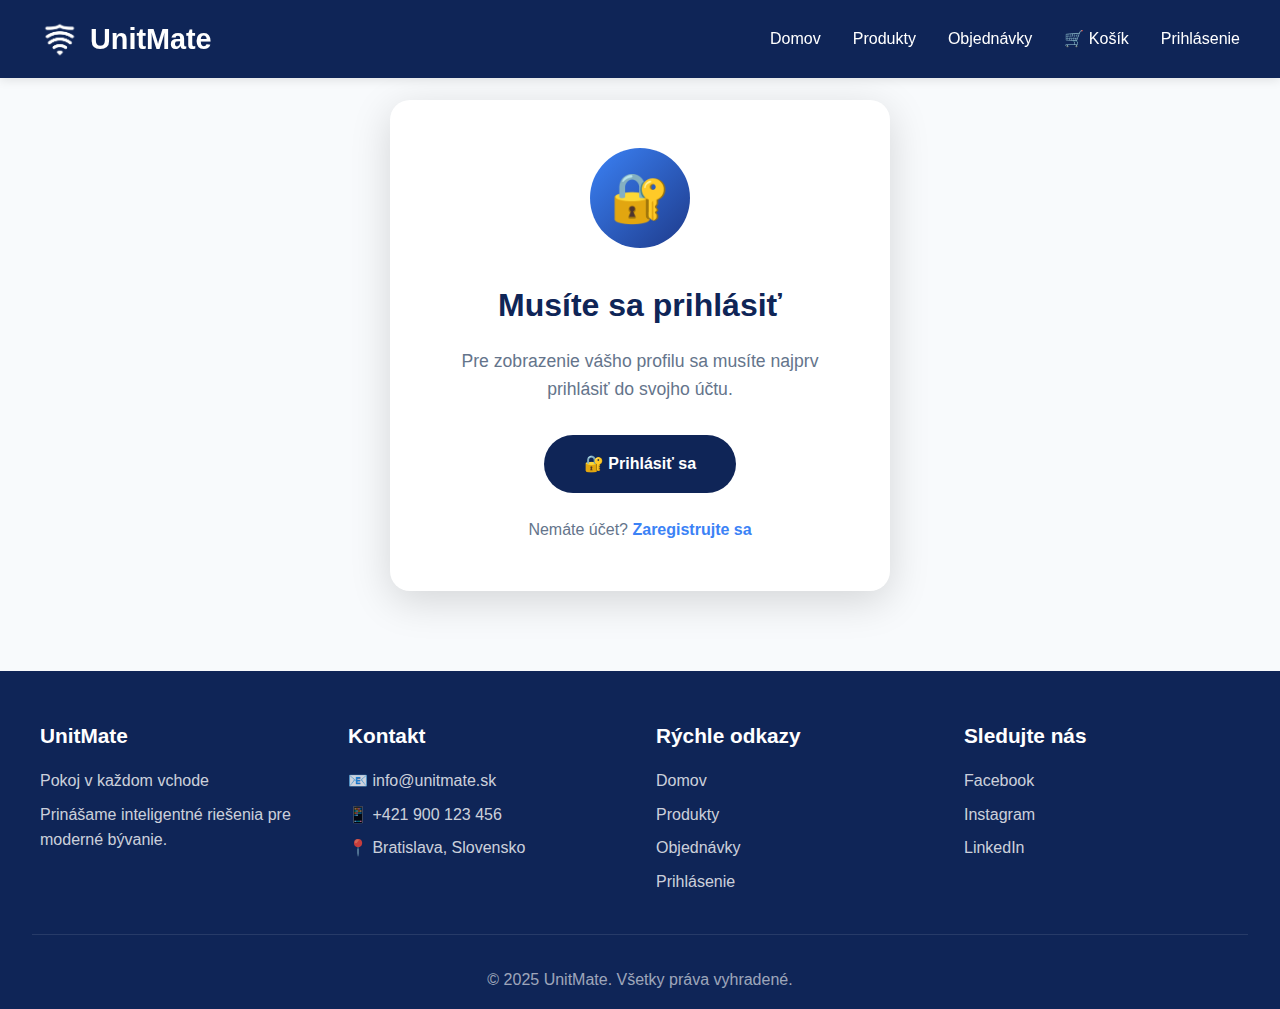
<file: html/profile.html>
<!DOCTYPE html>
<html lang="sk">

<head>
    <meta charset="UTF-8">
    <meta name="viewport" content="width=device-width, initial-scale=1.0">
    <title>UnitMate - Profil</title>
    <link rel="stylesheet" href="../css/default.css">
    <style>
        * {
            margin: 0;
            padding: 0;
            box-sizing: border-box;
        }

        :root {
            --primary: #0f2557;
            --secondary: #1e3a8a;
            --accent: #3b82f6;
            --light: #f8fafc;
            --text: #1e293b;
            --success: #22c55e;
            --warning: #f59e0b;
        }

        body {
            font-family: -apple-system, BlinkMacSystemFont, 'Segoe UI', Roboto, Oxygen, Ubuntu, Cantarell, sans-serif;
            color: var(--text);
            line-height: 1.6;
            background: var(--light);
        }

        /* Navbar */
        nav {
            background: var(--primary);
            padding: 1rem 2rem;
            position: fixed;
            width: 100%;
            top: 0;
            z-index: 1000;
            box-shadow: 0 2px 10px rgba(0, 0, 0, 0.1);
        }

        .nav-container {
            max-width: 1200px;
            margin: 0 auto;
            display: flex;
            justify-content: space-between;
            align-items: center;
        }

        .logo {
            font-size: 1.8rem;
            font-weight: 700;
            color: white;
            text-decoration: none;
        }

        .nav-links {
            display: flex;
            gap: 2rem;
            list-style: none;
        }

        .nav-links a {
            color: white;
            text-decoration: none;
            transition: color 0.3s;
            font-weight: 500;
            font-size: 1rem;
            /* Set explicit font size for all nav items */
        }

        .nav-links a:hover {
            color: var(--accent);
        }

        #authLinkContainer a {
            font-size: inherit;
            /* Inherit font size from parent */
        }

        .menu-toggle {
            display: none;
            flex-direction: column;
            cursor: pointer;
            gap: 5px;
        }

        .menu-toggle span {
            width: 25px;
            height: 3px;
            background: white;
            transition: all 0.3s;
        }

        .menu-toggle.active span:nth-child(1) {
            transform: rotate(45deg) translate(8px, 8px);
        }

        .menu-toggle.active span:nth-child(2) {
            opacity: 0;
        }

        .menu-toggle.active span:nth-child(3) {
            transform: rotate(-45deg) translate(7px, -7px);
        }

        /* Profile Container */
        .profile-container {
            max-width: 1200px;
            margin: 100px auto 80px;
            padding: 0 2rem;
        }

        /* Profile Header */
        .profile-header {
            background: linear-gradient(135deg, var(--primary) 0%, var(--secondary) 100%);
            color: white;
            padding: 3rem;
            border-radius: 20px;
            margin-bottom: 2rem;
            box-shadow: 0 10px 40px rgba(0, 0, 0, 0.15);
            display: flex;
            align-items: center;
            gap: 2rem;
        }

        .profile-avatar {
            width: 120px;
            height: 120px;
            border-radius: 50%;
            background: linear-gradient(135deg, var(--accent) 0%, #60a5fa 100%);
            display: flex;
            align-items: center;
            justify-content: center;
            font-size: 3rem;
            font-weight: 700;
            border: 5px solid rgba(255, 255, 255, 0.3);
            box-shadow: 0 10px 30px rgba(0, 0, 0, 0.2);
        }

        .profile-info {
            flex: 1;
        }

        .profile-username {
            font-size: 1.2rem;
            opacity: 0.9;
            margin-bottom: 0.5rem;
        }

        .profile-role {
            display: inline-block;
            padding: 0.4rem 1rem;
            background: rgba(255, 255, 255, 0.2);
            border-radius: 20px;
            font-size: 0.9rem;
            font-weight: 600;
        }

        .profile-actions {
            display: flex;
            gap: 1rem;
        }

        .action-btn {
            padding: 0.8rem 1.5rem;
            background: white;
            color: var(--primary);
            border: none;
            border-radius: 25px;
            font-weight: 600;
            cursor: pointer;
            transition: all 0.3s;
        }

        .action-btn:hover {
            transform: translateY(-2px);
            box-shadow: 0 5px 20px rgba(255, 255, 255, 0.3);
        }

        .action-btn.logout {
            background: rgba(255, 255, 255, 0.2);
            color: white;
            border: 2px solid white;
        }

        /* Tabs */
        .profile-tabs {
            display: flex;
            gap: 1rem;
            margin-bottom: 2rem;
            border-bottom: 2px solid #e2e8f0;
        }

        .tab {
            padding: 1rem 2rem;
            background: none;
            border: none;
            font-size: 1rem;
            font-weight: 600;
            color: #64748b;
            cursor: pointer;
            transition: all 0.3s;
            position: relative;
        }

        .tab.active {
            color: var(--primary);
        }

        .tab.active::after {
            content: '';
            position: absolute;
            bottom: -2px;
            left: 0;
            right: 0;
            height: 2px;
            background: var(--accent);
        }

        .tab:hover {
            color: var(--accent);
        }

        /* Tab Content */
        .tab-content {
            display: none;
        }

        .tab-content.active {
            display: block;
        }

        /* Info Cards */
        .info-grid {
            display: grid;
            grid-template-columns: repeat(auto-fit, minmax(300px, 1fr));
            gap: 2rem;
            margin-bottom: 2rem;
        }

        .info-card {
            background: white;
            padding: 2rem;
            border-radius: 15px;
            box-shadow: 0 5px 20px rgba(0, 0, 0, 0.08);
        }

        .info-card h3 {
            color: var(--primary);
            margin-bottom: 1.5rem;
            font-size: 1.3rem;
            display: flex;
            align-items: center;
            gap: 0.5rem;
        }

        .info-item {
            display: flex;
            justify-content: space-between;
            padding: 0.8rem 0;
            border-bottom: 1px solid #f1f5f9;
        }

        .info-item:last-child {
            border-bottom: none;
        }

        .info-label {
            color: #64748b;
            font-weight: 600;
        }

        .info-value {
            color: var(--text);
            font-weight: 600;
            text-align: right;
        }

        /* Statistics */
        .stats-grid {
            display: grid;
            grid-template-columns: repeat(auto-fit, minmax(200px, 1fr));
            gap: 1.5rem;
            margin-bottom: 2rem;
        }

        .stat-card {
            background: white;
            padding: 2rem;
            border-radius: 15px;
            box-shadow: 0 5px 20px rgba(0, 0, 0, 0.08);
            text-align: center;
        }

        .stat-icon {
            width: 60px;
            height: 60px;
            margin: 0 auto 1rem;
            border-radius: 50%;
            display: flex;
            align-items: center;
            justify-content: center;
            font-size: 2rem;
        }

        .stat-icon.blue {
            background: rgba(59, 130, 246, 0.1);
        }

        .stat-icon.green {
            background: rgba(34, 197, 94, 0.1);
        }

        .stat-icon.orange {
            background: rgba(245, 158, 11, 0.1);
        }

        .stat-icon.purple {
            background: rgba(168, 85, 247, 0.1);
        }

        .stat-value {
            font-size: 2rem;
            font-weight: 800;
            color: var(--primary);
            margin-bottom: 0.5rem;
        }

        .stat-label {
            color: #64748b;
            font-size: 0.9rem;
        }

        /* Orders List */
        .orders-list {
            display: flex;
            flex-direction: column;
            gap: 1rem;
        }

        .order-item {
            background: white;
            padding: 1.5rem;
            border-radius: 12px;
            box-shadow: 0 2px 10px rgba(0, 0, 0, 0.06);
            display: flex;
            justify-content: space-between;
            align-items: center;
            transition: all 0.3s;
            cursor: pointer;
        }

        .order-item:hover {
            transform: translateY(-3px);
            box-shadow: 0 5px 20px rgba(0, 0, 0, 0.1);
        }

        .order-details {
            flex: 1;
        }

        .order-id {
            font-weight: 700;
            color: var(--primary);
            margin-bottom: 0.3rem;
        }

        .order-products {
            color: #64748b;
            font-size: 0.9rem;
        }

        .order-status {
            padding: 0.4rem 1rem;
            border-radius: 20px;
            font-weight: 600;
            font-size: 0.85rem;
        }

        .status-delivered {
            background: #dcfce7;
            color: #15803d;
        }

        .status-shipped {
            background: #e0e7ff;
            color: #4338ca;
        }

        .status-processing {
            background: #dbeafe;
            color: #1e40af;
        }

        .order-price {
            font-size: 1.5rem;
            font-weight: 800;
            color: var(--accent);
            margin-left: 2rem;
        }

        /* Edit Form */
        .edit-form {
            background: white;
            padding: 2rem;
            border-radius: 15px;
            box-shadow: 0 5px 20px rgba(0, 0, 0, 0.08);
        }

        .form-group {
            margin-bottom: 1.5rem;
        }

        .form-label {
            display: block;
            margin-bottom: 0.5rem;
            font-weight: 600;
            color: var(--text);
        }

        .form-input {
            width: 100%;
            padding: 1rem;
            border: 2px solid #e2e8f0;
            border-radius: 12px;
            font-size: 1rem;
            transition: all 0.3s;
        }

        .form-input:focus {
            outline: none;
            border-color: var(--accent);
            box-shadow: 0 0 0 3px rgba(59, 130, 246, 0.1);
        }

        .form-actions {
            display: flex;
            gap: 1rem;
            margin-top: 2rem;
        }

        .btn {
            padding: 1rem 2rem;
            border: none;
            border-radius: 25px;
            font-weight: 600;
            cursor: pointer;
            transition: all 0.3s;
        }

        .btn-primary {
            background: var(--primary);
            color: white;
        }

        .btn-primary:hover {
            background: var(--secondary);
            transform: translateY(-2px);
        }

        .btn-secondary {
            background: #e2e8f0;
            color: var(--text);
        }

        .btn-secondary:hover {
            background: #cbd5e1;
        }

        /* Footer */
        footer {
            background: var(--primary);
            color: white;
            padding: 3rem 2rem 1rem;
        }

        .footer-content {
            max-width: 1200px;
            margin: 0 auto;
            display: grid;
            grid-template-columns: repeat(auto-fit, minmax(250px, 1fr));
            gap: 2rem;
            margin-bottom: 2rem;
        }

        .footer-section h3 {
            margin-bottom: 1rem;
            font-size: 1.3rem;
        }

        .footer-section p,
        .footer-section a {
            color: rgba(255, 255, 255, 0.8);
            text-decoration: none;
            display: block;
            margin-bottom: 0.5rem;
        }

        .footer-section a:hover {
            color: white;
        }

        .copyright {
            text-align: center;
            padding-top: 2rem;
            border-top: 1px solid rgba(255, 255, 255, 0.1);
            color: rgba(255, 255, 255, 0.6);
        }

        /* ===== profile / auth styles (added) ===== */
        .profile-wrap {
            position: relative;
            font-family: inherit;
        }

        .profile-btn {
            display: inline-flex;
            align-items: center;
            gap: 8px;
            background: transparent;
            border: none;
            color: white;
            cursor: pointer;
            font-weight: 600;
            padding: 6px 10px;
            border-radius: 8px;
            font-size: 0.95rem;
        }

        .profile-btn:focus {
            outline: 2px solid rgba(255, 255, 255, 0.12);
            outline-offset: 2px;
        }

        .profile-icon svg {
            width: 18px;
            height: 18px;
            fill: white;
            opacity: 0.95;
            display: block;
        }

        .profile-name {
            color: white;
            white-space: nowrap;
        }

        .profile-caret {
            color: rgba(255, 255, 255, 0.9);
            font-size: 0.8rem;
        }

        .profile-dropdown {
            display: none;
            position: absolute;
            right: 0;
            top: calc(100% + 8px);
            background: white;
            border-radius: 10px;
            box-shadow: 0 8px 30px rgba(16, 24, 40, 0.12);
            overflow: hidden;
            min-width: 200px;
            z-index: 1500;
            font-size: 0.95rem;
        }

        .profile-item {
            display: block;
            padding: 10px 14px;
            color: var(--text);
            text-decoration: none;
            background: transparent;
            border: 0;
            width: 100%;
            text-align: left;
            cursor: pointer;
        }

        .profile-item:hover {
            background: #f8fafc;
        }

        .profile-item.logout {
            background: #fff7f7;
            color: #b91c1c;
        }

        /* ===== end profile styles ===== */

        @media (max-width: 768px) {
            .menu-toggle {
                display: flex;
            }

            .nav-links {
                position: fixed;
                left: -100%;
                top: 60px;
                flex-direction: column;
                background: var(--primary);
                width: 100%;
                text-align: center;
                transition: left 0.3s;
                padding: 2rem 0;
                gap: 0;
                box-shadow: 0 5px 10px rgba(0, 0, 0, 0.2);
            }

            .nav-links.active {
                left: 0;
            }

            .nav-links li {
                padding: 1rem 0;
                border-bottom: 1px solid rgba(255, 255, 255, 0.1);
            }

            .profile-header {
                flex-direction: column;
                text-align: center;
                padding: 2rem;
            }

            .profile-name {
                font-size: 2rem;
            }

            .profile-actions {
                flex-direction: column;
                width: 100%;
            }

            .action-btn {
                width: 100%;
            }

            .profile-tabs {
                overflow-x: auto;
                flex-wrap: nowrap;
            }

            .tab {
                padding: 1rem;
                white-space: nowrap;
            }

            .order-item {
                flex-direction: column;
                gap: 1rem;
                align-items: flex-start;
            }

            .order-price {
                margin-left: 0;
            }

            .footer-content {
                grid-template-columns: 1fr;
            }

            .profile-btn {
                color: white;
                font-size: 0.95rem;
            }

            .profile-name {
                max-width: 120px;
                overflow: hidden;
                text-overflow: ellipsis;
                display: inline-block;
                vertical-align: middle;
            }
        }

        .logo {
            display: flex;
            align-items: center;
            gap: 10px;
            text-decoration: none;
        }

        .logo img {
            height: 40px;
            width: auto;
        }
    </style>
</head>

<body>
    <!-- Navbar -->
    <nav>
        <div class="nav-container">
            <a href="../index.html" class="logo">
                <img src="../resources/img/unitmate_logo_wb.png" alt="UnitMate Logo">
                UnitMate
            </a>
            <div class="menu-toggle" id="mobile-menu">
                <span></span>
                <span></span>
                <span></span>
            </div>
            <ul class="nav-links" id="nav-links">
                <li><a href="../index.html">Domov</a></li>
                <li><a href="produkty.html">Produkty</a></li>
                <li><a href="objednavky.html">Objednávky</a></li>
                <li><a href="cart.html" title="Košík">🛒 Košík</a></li>
                <li id="authLinkContainer"><a href="login.html">Prihlásenie</a></li>
            </ul>
        </div>
    </nav>

    <!-- Profile Container -->
    <div class="profile-container">
        <!-- Profile Header -->
        <div class="profile-header">
            <div class="profile-avatar">JN</div>
            <div class="profile-info">
                <div class="profile-name">Ján Novák</div>
                <div class="profile-username">@jan.novak</div>
                <span class="profile-role">👤 Zákazník</span>
            </div>
            <div class="profile-actions">
                <button class="action-btn" onclick="switchTab('edit')">✏️ Upraviť profil</button>
                <button class="action-btn logout" onclick="logout()">🚪 Odhlásiť sa</button>
            </div>
        </div>

        <!-- Tabs -->
        <div class="profile-tabs">
            <button class="tab active" onclick="switchTab('overview')">📊 Prehľad</button>
            <button class="tab" onclick="switchTab('orders')">📦 Objednávky</button>
            <button class="tab" onclick="switchTab('info')">ℹ️ Informácie</button>
            <button class="tab" onclick="switchTab('edit')">⚙️ Nastavenia</button>
        </div>

        <!-- Overview Tab -->
        <div id="overview" class="tab-content active">
            <div class="stats-grid">
                <div class="stat-card">
                    <div class="stat-icon blue">📦</div>
                    <div class="stat-value">12</div>
                    <div class="stat-label">Celkový počet objednávok</div>
                </div>
                <div class="stat-card">
                    <div class="stat-icon green">✓</div>
                    <div class="stat-value">9</div>
                    <div class="stat-label">Doručené objednávky</div>
                </div>
                <div class="stat-card">
                    <div class="stat-icon orange">🚚</div>
                    <div class="stat-value">2</div>
                    <div class="stat-label">Aktívne objednávky</div>
                </div>
                <div class="stat-card">
                    <div class="stat-icon purple">💰</div>
                    <div class="stat-value">1847€</div>
                    <div class="stat-label">Celková útrata</div>
                </div>
            </div>

            <div class="info-card">
                <h3>🕐 Posledné objednávky</h3>
                <div class="orders-list">
                    <div class="order-item">
                        <div class="order-details">
                            <div class="order-id">ORD-001</div>
                            <div class="order-products">Smart Door Lock, WiFi Camera</div>
                        </div>
                        <span class="order-status status-delivered">Doručené</span>
                        <div class="order-price">283€</div>
                    </div>
                    <div class="order-item">
                        <div class="order-details">
                            <div class="order-id">ORD-008</div>
                            <div class="order-products">Smart Thermostat</div>
                        </div>
                        <span class="order-status status-shipped">Odoslané</span>
                        <div class="order-price">129€</div>
                    </div>
                    <div class="order-item">
                        <div class="order-details">
                            <div class="order-id">ORD-015</div>
                            <div class="order-products">Motion Sensor, Smart Plug (2x)</div>
                        </div>
                        <span class="order-status status-processing">Spracováva sa</span>
                        <div class="order-price">103€</div>
                    </div>
                </div>
            </div>
        </div>

        <!-- Orders Tab -->
        <div id="orders" class="tab-content">
            <div class="info-card">
                <h3>📦 Všetky objednávky</h3>
                <div class="orders-list">
                    <div class="order-item">
                        <div class="order-details">
                            <div class="order-id">ORD-001 • 25.10.2025</div>
                            <div class="order-products">Smart Door Lock, WiFi Security Camera, Motion Sensor</div>
                        </div>
                        <span class="order-status status-delivered">Doručené</span>
                        <div class="order-price">283€</div>
                    </div>
                    <div class="order-item">
                        <div class="order-details">
                            <div class="order-id">ORD-008 • 28.10.2025</div>
                            <div class="order-products">Smart Thermostat</div>
                        </div>
                        <span class="order-status status-shipped">Odoslané</span>
                        <div class="order-price">129€</div>
                    </div>
                    <div class="order-item">
                        <div class="order-details">
                            <div class="order-id">ORD-015 • 30.10.2025</div>
                            <div class="order-products">Motion Sensor, Smart Plug (2x)</div>
                        </div>
                        <span class="order-status status-processing">Spracováva sa</span>
                        <div class="order-price">103€</div>
                    </div>
                    <div class="order-item">
                        <div class="order-details">
                            <div class="order-id">ORD-021 • 15.10.2025</div>
                            <div class="order-products">Smart Light Hub, Water Leak Detector</div>
                        </div>
                        <span class="order-status status-delivered">Doručené</span>
                        <div class="order-price">134€</div>
                    </div>
                    <div class="order-item">
                        <div class="order-details">
                            <div class="order-id">ORD-027 • 08.10.2025</div>
                            <div class="order-products">Smart Doorbell</div>
                        </div>
                        <span class="order-status status-delivered">Doručené</span>
                        <div class="order-price">119€</div>
                    </div>
                </div>
            </div>
        </div>

        <!-- Info Tab -->
        <div id="info" class="tab-content">
            <div class="info-grid">
                <div class="info-card">
                    <h3>👤 Osobné údaje</h3>
                    <div class="info-item">
                        <span class="info-label">Meno</span>
                        <span class="info-value"></span>
                    </div>
                    <div class="info-item">
                        <span class="info-label">Priezvisko</span>
                        <span class="info-value"></span>
                    </div>
                    <div class="info-item">
                        <span class="info-label">Užívateľské meno</span>
                        <span class="info-value"></span>
                    </div>
                    <div class="info-item">
                        <span class="info-label">Rola</span>
                        <span class="info-value"></span>
                    </div>
                </div>

                <div class="info-card">
                    <h3>📧 Kontaktné údaje</h3>
                    <div class="info-item">
                        <span class="info-label">Email</span>
                        <span class="info-value">-</span>
                    </div>
                    <div class="info-item">
                        <span class="info-label">Telefón</span>
                        <span class="info-value">-</span>
                    </div>
                    <div class="info-item">
                        <span class="info-label">Adresa</span>
                        <span class="info-value">-</span>
                    </div>
                </div>
            </div>
        </div>

        <!-- Edit Tab -->
        <div id="edit" class="tab-content">
            <form class="edit-form" id="editForm">
                <h3 style="color: var(--primary); margin-bottom: 1.5rem;">⚙️ Upraviť profil</h3>

                <div class="form-group">
                    <label class="form-label">Meno</label>
                    <input type="text" class="form-input" value="Ján">
                </div>

                <div class="form-group">
                    <label class="form-label">Priezvisko</label>
                    <input type="text" class="form-input" value="Novák">
                </div>

                <div class="form-group">
                    <label class="form-label">Email</label>
                    <input type="email" class="form-input" value="jan.novak@email.sk">
                </div>

                <div class="form-group">
                    <label class="form-label">Telefón</label>
                    <input type="tel" class="form-input" value="+421 901 234 567">
                </div>

                <div class="form-group">
                    <label class="form-label">Adresa</label>
                    <input type="text" class="form-input" value="Hlavná 123, Bratislava 811 01">
                </div>

                <div class="form-actions">
                    <button type="submit" class="btn btn-primary">💾 Uložiť zmeny</button>
                    <button type="button" class="btn btn-secondary" onclick="switchTab('overview')">❌ Zrušiť</button>
                </div>
            </form>
        </div>
    </div>

    <!-- Footer -->
    <footer>
        <div class="footer-content">
            <div class="footer-section">
                <h3>UnitMate</h3>
                <p>Pokoj v každom vchode</p>
                <p>Prinášame inteligentné riešenia pre moderné bývanie.</p>
            </div>
            <div class="footer-section">
                <h3>Kontakt</h3>
                <p>📧 info@unitmate.sk</p>
                <p>📱 +421 900 123 456</p>
                <p>📍 Bratislava, Slovensko</p>
            </div>
            <div class="footer-section">
                <h3>Rýchle odkazy</h3>
                <a href="../index.html">Domov</a>
                <a href="produkty.html">Produkty</a>
                <a href="objednavky.html">Objednávky</a>
                <a href="login.html">Prihlásenie</a>
            </div>
            <div class="footer-section">
                <h3>Sledujte nás</h3>
                <a href="#">Facebook</a>
                <a href="#">Instagram</a>
                <a href="#">LinkedIn</a>
            </div>
        </div>
        <div class="copyright">
            <p>&copy; 2025 UnitMate. Všetky práva vyhradené.</p>
        </div>
    </footer>

    <script>
        // Tab switching
        function switchTab(tabName) {
            // Hide all tabs
            document.querySelectorAll('.tab-content').forEach(content => {
                content.classList.remove('active');
            });
            document.querySelectorAll('.tab').forEach(tab => {
                tab.classList.remove('active');
            });

            // Show selected tab
            document.getElementById(tabName).classList.add('active');
            
            // Update tab button
            const tabs = document.querySelectorAll('.tab');
            const tabNames = ['overview', 'orders', 'info', 'edit'];
            const index = tabNames.indexOf(tabName);
            if (index !== -1) {
                tabs[index].classList.add('active');
            }
        }

        // Logout function
        function logout() {
            if (confirm('Naozaj sa chcete odhlásiť?')) {
                sessionStorage.removeItem('user');
                localStorage.removeItem('user');
                fetch('../php/logout_user.php', {
                    method: 'POST',
                    credentials: 'same-origin'
                });
                window.location.href = 'login.html';
            }
        }

        // Mobile menu toggle
        const mobileMenu = document.getElementById('mobile-menu');
        const navLinks = document.getElementById('nav-links');

        mobileMenu.addEventListener('click', () => {
            mobileMenu.classList.toggle('active');
            navLinks.classList.toggle('active');
        });

        const menuLinks = navLinks.querySelectorAll('a');
        menuLinks.forEach(link => {
            link.addEventListener('click', () => {
                mobileMenu.classList.remove('active');
                navLinks.classList.remove('active');
            });
        });

        document.addEventListener('click', (e) => {
            if (!mobileMenu.contains(e.target) && !navLinks.contains(e.target)) {
                mobileMenu.classList.remove('active');
                navLinks.classList.remove('active');
            }
        });
    </script>

    <!-- load shared auth UI script -->
    <script src="js/auth.js"></script>
    
    <!-- Load profile logic -->
    <script src="js/profile_logic.js"></script>

    <script src="js/cart.js"></script>
</body>

</html>
</file>
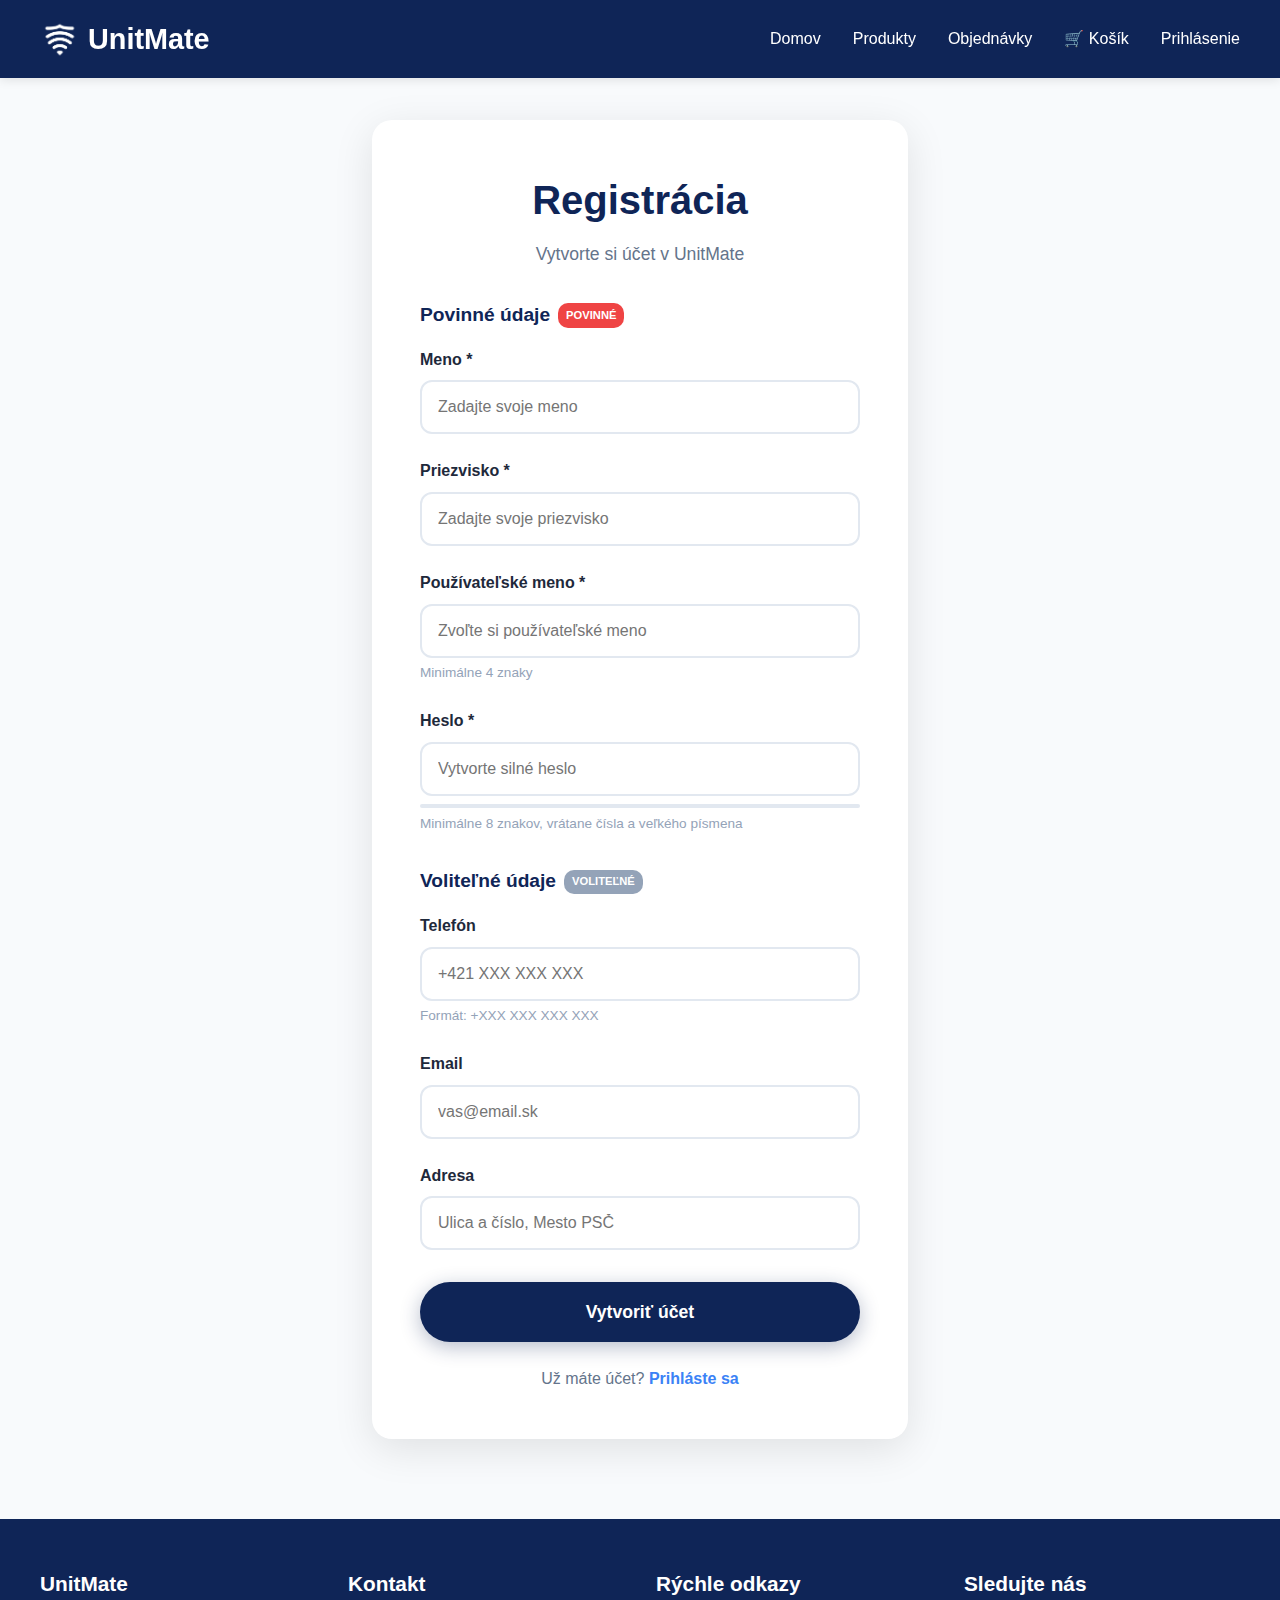
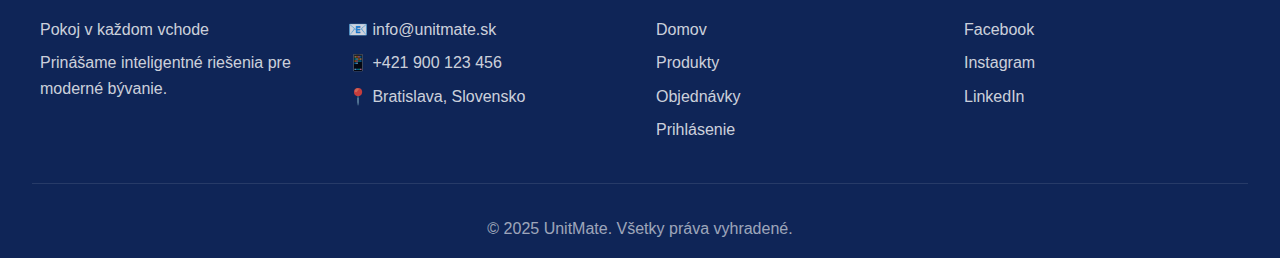
<file: html/register.html>
<!DOCTYPE html>
<html lang="sk">

<head>
    <meta charset="UTF-8">
    <meta name="viewport" content="width=device-width, initial-scale=1.0">
    <title>UnitMate - Registrácia</title>
    <link rel="stylesheet" href="../css/default.css">
    <style>
        * {
            margin: 0;
            padding: 0;
            box-sizing: border-box;
        }

        :root {
            --primary: #0f2557;
            --secondary: #1e3a8a;
            --accent: #3b82f6;
            --light: #f8fafc;
            --text: #1e293b;
            --success: #22c55e;
            --danger: #ef4444;
        }

        body {
            font-family: -apple-system, BlinkMacSystemFont, 'Segoe UI', Roboto, Oxygen, Ubuntu, Cantarell, sans-serif;
            color: var(--text);
            line-height: 1.6;
            background: var(--light);
        }

        /* Navbar */
        nav {
            background: var(--primary);
            padding: 1rem 2rem;
            position: fixed;
            width: 100%;
            top: 0;
            z-index: 1000;
            box-shadow: 0 2px 10px rgba(0, 0, 0, 0.1);
        }

        .nav-container {
            max-width: 1200px;
            margin: 0 auto;
            display: flex;
            justify-content: space-between;
            align-items: center;
        }

        .logo {
            font-size: 1.8rem;
            font-weight: 700;
            color: white;
            text-decoration: none;
            display: flex;
            align-items: center;
            gap: 0.5rem;
        }

        .logo img {
            height: 40px;
            width: auto;
        }

        .nav-links {
            display: flex;
            gap: 2rem;
            list-style: none;
        }

        .nav-links a {
            color: white;
            text-decoration: none;
            transition: color 0.3s;
            font-weight: 500;
        }

        .nav-links a:hover {
            color: var(--accent);
        }

        .menu-toggle {
            display: none;
            flex-direction: column;
            cursor: pointer;
            gap: 5px;
        }

        .menu-toggle span {
            width: 25px;
            height: 3px;
            background: white;
            transition: all 0.3s;
        }

        .menu-toggle.active span:nth-child(1) {
            transform: rotate(45deg) translate(8px, 8px);
        }

        .menu-toggle.active span:nth-child(2) {
            opacity: 0;
        }

        .menu-toggle.active span:nth-child(3) {
            transform: rotate(-45deg) translate(7px, -7px);
        }

        /* Register Container */
        .register-container {
            max-width: 600px;
            margin: 120px auto 80px;
            padding: 0 2rem;
        }

        .register-card {
            background: white;
            border-radius: 20px;
            padding: 3rem;
            box-shadow: 0 10px 40px rgba(0, 0, 0, 0.1);
        }

        .register-header {
            text-align: center;
            margin-bottom: 2rem;
        }

        .register-title {
            font-size: 2.5rem;
            font-weight: 800;
            color: var(--primary);
            margin-bottom: 0.5rem;
        }

        .register-subtitle {
            color: #64748b;
            font-size: 1.1rem;
        }

        .form-section {
            margin-bottom: 2rem;
        }

        .section-title {
            font-size: 1.2rem;
            font-weight: 700;
            color: var(--primary);
            margin-bottom: 1rem;
            display: flex;
            align-items: center;
            gap: 0.5rem;
        }

        .required-badge {
            background: var(--danger);
            color: white;
            font-size: 0.7rem;
            padding: 0.2rem 0.5rem;
            border-radius: 10px;
            font-weight: 600;
        }

        .optional-badge {
            background: #94a3b8;
            color: white;
            font-size: 0.7rem;
            padding: 0.2rem 0.5rem;
            border-radius: 10px;
            font-weight: 600;
        }

        .form-group {
            margin-bottom: 1.5rem;
        }

        .form-label {
            display: block;
            margin-bottom: 0.5rem;
            font-weight: 600;
            color: var(--text);
        }

        .form-input {
            width: 100%;
            padding: 1rem;
            border: 2px solid #e2e8f0;
            border-radius: 12px;
            font-size: 1rem;
            transition: all 0.3s;
            font-family: inherit;
        }

        .form-input:focus {
            outline: none;
            border-color: var(--accent);
            box-shadow: 0 0 0 3px rgba(59, 130, 246, 0.1);
        }

        .form-input.error {
            border-color: var(--danger);
        }

        .error-message {
            color: var(--danger);
            font-size: 0.85rem;
            margin-top: 0.5rem;
            display: none;
        }

        .error-message.show {
            display: block;
        }

        .input-hint {
            color: #94a3b8;
            font-size: 0.85rem;
            margin-top: 0.3rem;
        }

        .password-strength {
            margin-top: 0.5rem;
        }

        .strength-bar {
            height: 4px;
            background: #e2e8f0;
            border-radius: 2px;
            overflow: hidden;
            margin-bottom: 0.3rem;
        }

        .strength-fill {
            height: 100%;
            width: 0%;
            transition: all 0.3s;
        }

        .strength-text {
            font-size: 0.85rem;
            font-weight: 600;
        }

        .register-btn {
            width: 100%;
            padding: 1.2rem;
            background: var(--primary);
            color: white;
            border: none;
            border-radius: 50px;
            font-size: 1.1rem;
            font-weight: 700;
            cursor: pointer;
            transition: all 0.3s;
            box-shadow: 0 5px 20px rgba(15, 37, 87, 0.3);
        }

        .register-btn:hover {
            background: var(--secondary);
            transform: translateY(-3px);
            box-shadow: 0 8px 30px rgba(15, 37, 87, 0.4);
        }

        .register-btn:disabled {
            background: #94a3b8;
            cursor: not-allowed;
            transform: none;
        }

        .login-link {
            text-align: center;
            margin-top: 1.5rem;
            color: #64748b;
        }

        .login-link a {
            color: var(--accent);
            text-decoration: none;
            font-weight: 600;
        }

        .login-link a:hover {
            text-decoration: underline;
        }

        .success-message {
            background: #dcfce7;
            color: #15803d;
            padding: 1rem;
            border-radius: 12px;
            margin-bottom: 1.5rem;
            display: none;
            font-weight: 600;
        }

        .success-message.show {
            display: block;
        }

        /* Footer */
        footer {
            background: var(--primary);
            color: white;
            padding: 3rem 2rem 1rem;
        }

        .footer-content {
            max-width: 1200px;
            margin: 0 auto;
            display: grid;
            grid-template-columns: repeat(auto-fit, minmax(250px, 1fr));
            gap: 2rem;
            margin-bottom: 2rem;
        }

        .footer-section h3 {
            margin-bottom: 1rem;
            font-size: 1.3rem;
        }

        .footer-section p,
        .footer-section a {
            color: rgba(255, 255, 255, 0.8);
            text-decoration: none;
            display: block;
            margin-bottom: 0.5rem;
        }

        .footer-section a:hover {
            color: white;
        }

        .copyright {
            text-align: center;
            padding-top: 2rem;
            border-top: 1px solid rgba(255, 255, 255, 0.1);
            color: rgba(255, 255, 255, 0.6);
        }

        @media (max-width: 768px) {
            .menu-toggle {
                display: flex;
            }

            .nav-links {
                position: fixed;
                left: -100%;
                top: 60px;
                flex-direction: column;
                background: var(--primary);
                width: 100%;
                text-align: center;
                transition: left 0.3s;
                padding: 2rem 0;
                gap: 0;
                box-shadow: 0 5px 10px rgba(0, 0, 0, 0.2);
            }

            .nav-links.active {
                left: 0;
            }

            .nav-links li {
                padding: 1rem 0;
                border-bottom: 1px solid rgba(255, 255, 255, 0.1);
            }

            .register-card {
                padding: 2rem;
            }

            .register-title {
                font-size: 2rem;
            }

            .footer-content {
                grid-template-columns: 1fr;
            }
        }
    </style>
</head>

<body>
    <!-- Navbar -->
    <nav>
        <div class="nav-container">
            <a href="../index.html" class="logo">
                <img src="../resources/img/unitmate_logo_wb.png" alt="UnitMate Logo">
                UnitMate
            </a>
            <div class="menu-toggle" id="mobile-menu">
                <span></span>
                <span></span>
                <span></span>
            </div>
            <ul class="nav-links" id="nav-links">
                <li><a href="../index.html">Domov</a></li>
                <li><a href="produkty.html">Produkty</a></li>
                <li><a href="objednavky.html">Objednávky</a></li>
                <li><a href="cart.html" title="Košík">🛒 Košík</a></li>
                <li><a href="login.html">Prihlásenie</a></li>
            </ul>
        </div>
    </nav>

    <!-- Register Container -->
    <div class="register-container">
        <div class="register-card">
            <div class="register-header">
                <h1 class="register-title">Registrácia</h1>
                <p class="register-subtitle">Vytvorte si účet v UnitMate</p>
            </div>

            <div class="success-message" id="successMessage">
                ✓ Účet bol úspešne vytvorený!
            </div>

            <form id="registerForm">
                <!-- Required Fields -->
                <div class="form-section">
                    <div class="section-title">
                        Povinné údaje
                        <span class="required-badge">POVINNÉ</span>
                    </div>

                    <div class="form-group">
                        <label class="form-label" for="firstName">Meno *</label>
                        <input type="text" id="firstName" name="firstname" class="form-input" required
                            placeholder="Zadajte svoje meno">
                        <div class="error-message" id="firstNameError">Meno je povinné</div>
                    </div>

                    <div class="form-group">
                        <label class="form-label" for="lastName">Priezvisko *</label>
                        <input type="text" id="lastName" name="lastname" class="form-input" required
                            placeholder="Zadajte svoje priezvisko">
                        <div class="error-message" id="lastNameError">Priezvisko je povinné</div>
                    </div>

                    <div class="form-group">
                        <label class="form-label" for="username">Používateľské meno *</label>
                        <input type="text" id="username" name="login" class="form-input" required
                            placeholder="Zvoľte si používateľské meno">
                        <div class="input-hint">Minimálne 4 znaky</div>
                        <div class="error-message" id="usernameError">Používateľské meno musí mať aspoň 4 znaky</div>
                    </div>

                    <div class="form-group">
                        <label class="form-label" for="password">Heslo *</label>
                        <input type="password" id="password" name="password" class="form-input" required
                            placeholder="Vytvorte silné heslo">
                        <div class="password-strength">
                            <div class="strength-bar">
                                <div class="strength-fill" id="strengthFill"></div>
                            </div>
                            <div class="strength-text" id="strengthText"></div>
                        </div>
                        <div class="input-hint">Minimálne 8 znakov, vrátane čísla a veľkého písmena</div>
                        <div class="error-message" id="passwordError">Heslo musí mať aspoň 8 znakov</div>
                    </div>
                </div>

                <!-- Optional Fields -->
                <div class="form-section">
                    <div class="section-title">
                        Voliteľné údaje
                        <span class="optional-badge">VOLITEĽNÉ</span>
                    </div>

                    <div class="form-group">
                        <label class="form-label" for="telephone">Telefón</label>
                        <input type="tel" id="telephone" name="telephone" class="form-input"
                            placeholder="+421 XXX XXX XXX">
                        <div class="input-hint">Formát: +XXX XXX XXX XXX</div>
                        <div class="error-message" id="telephoneError">Neplatný formát telefónneho čísla</div>
                    </div>

                    <div class="form-group">
                        <label class="form-label" for="email">Email</label>
                        <input type="email" id="email" name="email" class="form-input" placeholder="vas@email.sk">
                        <div class="error-message" id="emailError">Neplatný email</div>
                    </div>

                    <div class="form-group">
                        <label class="form-label" for="address">Adresa</label>
                        <input type="text" id="address" name="address" class="form-input"
                            placeholder="Ulica a číslo, Mesto PSČ">
                    </div>
                </div>

                <button type="submit" class="register-btn">Vytvoriť účet</button>
            </form>

            <div class="login-link">
                Už máte účet? <a href="login.html">Prihláste sa</a>
            </div>
        </div>
    </div>

    <!-- Footer -->
    <footer>
        <div class="footer-content">
            <div class="footer-section">
                <h3>UnitMate</h3>
                <p>Pokoj v každom vchode</p>
                <p>Prinášame inteligentné riešenia pre moderné bývanie.</p>
            </div>
            <div class="footer-section">
                <h3>Kontakt</h3>
                <p>📧 info@unitmate.sk</p>
                <p>📱 +421 900 123 456</p>
                <p>📍 Bratislava, Slovensko</p>
            </div>
            <div class="footer-section">
                <h3>Rýchle odkazy</h3>
                <a href="#home">Domov</a>
                <a href="#produkty">Produkty</a>
                <a href="#objednavky">Objednávky</a>
                <a href="#prihlasenie">Prihlásenie</a>
            </div>
            <div class="footer-section">
                <h3>Sledujte nás</h3>
                <a href="#">Facebook</a>
                <a href="#">Instagram</a>
                <a href="#">LinkedIn</a>
            </div>
        </div>
        <div class="copyright">
            <p>&copy; 2025 UnitMate. Všetky práva vyhradené.</p>
        </div>
    </footer>

    <script>
        // Password strength checker
        const passwordInput = document.getElementById('password');
        const strengthFill = document.getElementById('strengthFill');
        const strengthText = document.getElementById('strengthText');

        passwordInput.addEventListener('input', function () {
            const password = this.value;
            let strength = 0;

            if (password.length >= 8) strength++;
            if (password.match(/[a-z]/)) strength++;
            if (password.match(/[A-Z]/)) strength++;
            if (password.match(/[0-9]/)) strength++;
            if (password.match(/[^a-zA-Z0-9]/)) strength++;

            const percentage = (strength / 5) * 100;
            strengthFill.style.width = percentage + '%';

            if (strength <= 2) {
                strengthFill.style.background = '#ef4444';
                strengthText.textContent = 'Slabé heslo';
                strengthText.style.color = '#ef4444';
            } else if (strength <= 3) {
                strengthFill.style.background = '#f59e0b';
                strengthText.textContent = 'Stredné heslo';
                strengthText.style.color = '#f59e0b';
            } else {
                strengthFill.style.background = '#22c55e';
                strengthText.textContent = 'Silné heslo';
                strengthText.style.color = '#22c55e';
            }
        });

        // Form validation
        function validateForm() {
            let isValid = true;

            // Clear previous errors
            document.querySelectorAll('.form-input').forEach(input => {
                input.classList.remove('error');
            });
            document.querySelectorAll('.error-message').forEach(msg => {
                msg.classList.remove('show');
            });

            // Validate first name
            const firstName = document.getElementById('firstName');
            if (firstName.value.trim() === '') {
                firstName.classList.add('error');
                document.getElementById('firstNameError').classList.add('show');
                isValid = false;
            }

            // Validate last name
            const lastName = document.getElementById('lastName');
            if (lastName.value.trim() === '') {
                lastName.classList.add('error');
                document.getElementById('lastNameError').classList.add('show');
                isValid = false;
            }

            // Validate username
            const username = document.getElementById('username');
            if (username.value.trim().length < 4) {
                username.classList.add('error');
                document.getElementById('usernameError').classList.add('show');
                isValid = false;
            }

            // Validate password
            const password = document.getElementById('password');
            if (password.value.length < 8) {
                password.classList.add('error');
                document.getElementById('passwordError').classList.add('show');
                isValid = false;
            }

            // Validate telephone (optional but if filled must be valid)
            const telephone = document.getElementById('telephone');
            if (telephone.value.trim() !== '') {
                const phoneRegex = /^\+\d{1,3}\s\d{3}\s\d{3}\s\d{3}$/;
                if (!phoneRegex.test(telephone.value.trim())) {
                    telephone.classList.add('error');
                    document.getElementById('telephoneError').classList.add('show');
                    isValid = false;
                }
            }

            // Validate email (optional but if filled must be valid)
            const email = document.getElementById('email');
            if (email.value.trim() !== '') {
                const emailRegex = /^[^\s@]+@[^\s@]+\.[^\s@]+$/;
                if (!emailRegex.test(email.value.trim())) {
                    email.classList.add('error');
                    document.getElementById('emailError').classList.add('show');
                    isValid = false;
                }
            }

            return isValid;
        }

        // Form submission
        document.getElementById('registerForm').addEventListener('submit', async function (e) {
            e.preventDefault();

            if (!validateForm()) {
                return;
            }

            // Prepare data for database
            const formData = {
                firstname: document.getElementById('firstName').value.trim(),
                lastname: document.getElementById('lastName').value.trim(),
                login: document.getElementById('username').value.trim(),
                password: document.getElementById('password').value,
                telephone: document.getElementById('telephone').value.trim() || null,
                email: document.getElementById('email').value.trim() || null,
                address: document.getElementById('address').value.trim() || null
            };

            try {
                const response = await fetch('../php/register_user.php', {
                    method: 'POST',
                    headers: {
                        'Content-Type': 'application/json',
                    },
                    body: JSON.stringify(formData)
                });

                const result = await response.json();

                if (result.success) {
                    // Show success message
                    document.getElementById('successMessage').classList.add('show');

                    // Reset form
                    this.reset();
                    strengthFill.style.width = '0%';
                    strengthText.textContent = '';

                    // Scroll to success message
                    document.getElementById('successMessage').scrollIntoView({ behavior: 'smooth' });
                } else {
                    throw new Error(result.message);
                }
            } catch (error) {
                console.error('Error:', error);
                alert('Chyba pri registrácii: ' + error.message);
            }
        });

        // Mobile menu toggle
        const mobileMenu = document.getElementById('mobile-menu');
        const navLinks = document.getElementById('nav-links');

        mobileMenu.addEventListener('click', () => {
            mobileMenu.classList.toggle('active');
            navLinks.classList.toggle('active');
        });

        const menuLinks = navLinks.querySelectorAll('a');
        menuLinks.forEach(link => {
            link.addEventListener('click', () => {
                mobileMenu.classList.remove('active');
                navLinks.classList.remove('active');
            });
        });

        document.addEventListener('click', (e) => {
            if (!mobileMenu.contains(e.target) && !navLinks.contains(e.target)) {
                mobileMenu.classList.remove('active');
                navLinks.classList.remove('active');
            }
        });
    </script>
</body>

</html>
</file>
<file: css/default.css>
/* Reset and base styles */
* {
    margin: 0;
    padding: 0;
    box-sizing: border-box;
}

:root {
    --primary: #0f2557;
    --secondary: #1e3a8a;
    --accent: #3b82f6;
    --light: #f8fafc;
    --text: #1e293b;
    --success: #22c55e;
    --warning: #f59e0b;
    --danger: #ef4444;
}

body {
    font-family: -apple-system, BlinkMacSystemFont, 'Segoe UI', Roboto, Oxygen, Ubuntu, Cantarell, sans-serif;
    color: var(--text);
    line-height: 1.6;
    background: var(--light);
}

/* Navbar */
nav {
    background: var(--primary);
    padding: 1rem 2rem;
    position: fixed;
    width: 100%;
    top: 0;
    z-index: 1000;
    box-shadow: 0 2px 10px rgba(0, 0, 0, 0.1);
}


.nav-container {
    max-width: 1200px;
    margin: 0 auto;
    display: flex;
    justify-content: space-between;
    align-items: center;
}


.logo {
    font-size: 1.8rem;
    font-weight: 700;
    color: white;
    text-decoration: none;
    display: flex;
    align-items: center;
    gap: 10px;
}

.logo img {
    height: 40px;
    width: auto;
}

.nav-links {
    display: flex;
    gap: 2rem;
    list-style: none;
}


.nav-links a {
    color: white;
    text-decoration: none;
    transition: color 0.3s;
    font-weight: 500;
}


.nav-links a:hover {
    color: var(--accent);
}

.menu-toggle {
    display: none;
    flex-direction: column;
    cursor: pointer;
    gap: 5px;
}

.menu-toggle span {
    width: 25px;
    height: 3px;
    background: white;
    transition: all 0.3s;
}

.menu-toggle.active span:nth-child(1) {
    transform: rotate(45deg) translate(8px, 8px);
}

.menu-toggle.active span:nth-child(2) {
    opacity: 0;
}

.menu-toggle.active span:nth-child(3) {
    transform: rotate(-45deg) translate(7px, -7px);
}

/* Footer */
footer {
    background: var(--primary);
    color: white;
    padding: 3rem 2rem 1rem;
}

.footer-content {
    max-width: 1200px;
    margin: 0 auto;
    display: grid;
    grid-template-columns: repeat(auto-fit, minmax(250px, 1fr));
    gap: 2rem;
    margin-bottom: 2rem;
}

.footer-section h3 {
    margin-bottom: 1rem;
    font-size: 1.3rem;
}

.footer-section p,
.footer-section a {
    color: rgba(255, 255, 255, 0.8);
    text-decoration: none;
    display: block;
    margin-bottom: 0.5rem;
}

.footer-section a:hover {
    color: white;
}

.copyright {
    text-align: center;
    padding-top: 2rem;
    border-top: 1px solid rgba(255, 255, 255, 0.1);
    color: rgba(255, 255, 255, 0.6);
}

/* Profile/Auth styles */
.profile-wrap {
    position: relative;
    font-family: inherit;
}

.profile-btn {
    display: inline-flex;
    align-items: center;
    gap: 8px;
    background: transparent;
    border: none;
    color: white;
    cursor: pointer;
    font-weight: 700;
    padding: 6px 10px;
    border-radius: 8px;
    font-size: 0.95rem;
}

.profile-icon svg {
    width: 18px;
    height: 18px;
    fill: white;
    opacity: 0.95;
    display: block;
}

.profile-name {
    color: white;
    white-space: nowrap;
}

.profile-caret {
    color: rgba(255, 255, 255, 0.9);
    font-size: 0.8rem;
}

.profile-dropdown {
    display: none;
    position: absolute;
    right: 0;
    top: calc(100% + 8px);
    background: white;
    border-radius: 10px;
    box-shadow: 0 8px 30px rgba(16, 24, 40, 0.12);
    overflow: hidden;
    min-width: 200px;
    z-index: 1500;
    font-size: 0.95rem;
}

.profile-item {
    display: block;
    padding: 10px 14px;
    color: var(--text);
    text-decoration: none;
    background: transparent;
    border: 0;
    width: 100%;
    text-align: left;
    cursor: pointer;
}

.profile-item:hover {
    background: #f8fafc;
}

.profile-item.logout {
    background: #fff7f7;
    color: #b91c1c;
}

/* Responsive styles */
@media (max-width: 768px) {
    .menu-toggle {
        display: flex;
    }

    .nav-links {
        position: fixed;
        left: -100%;
        top: 60px;
        flex-direction: column;
        background: var(--primary);
        width: 100%;
        text-align: center;
        transition: left 0.3s;
        padding: 2rem 0;
        gap: 0;
        box-shadow: 0 5px 10px rgba(0, 0, 0, 0.2);
    }

    .nav-links.active {
        left: 0;
    }

    .nav-links li {
        padding: 1rem 0;
        border-bottom: 1px solid rgba(255, 255, 255, 0.1);
    }

    .footer-content {
        grid-template-columns: 1fr;
    }

    .profile-name {
        max-width: 120px;
        overflow: hidden;
        text-overflow: ellipsis;
        display: inline-block;
        vertical-align: middle;
    }
}
</file>
